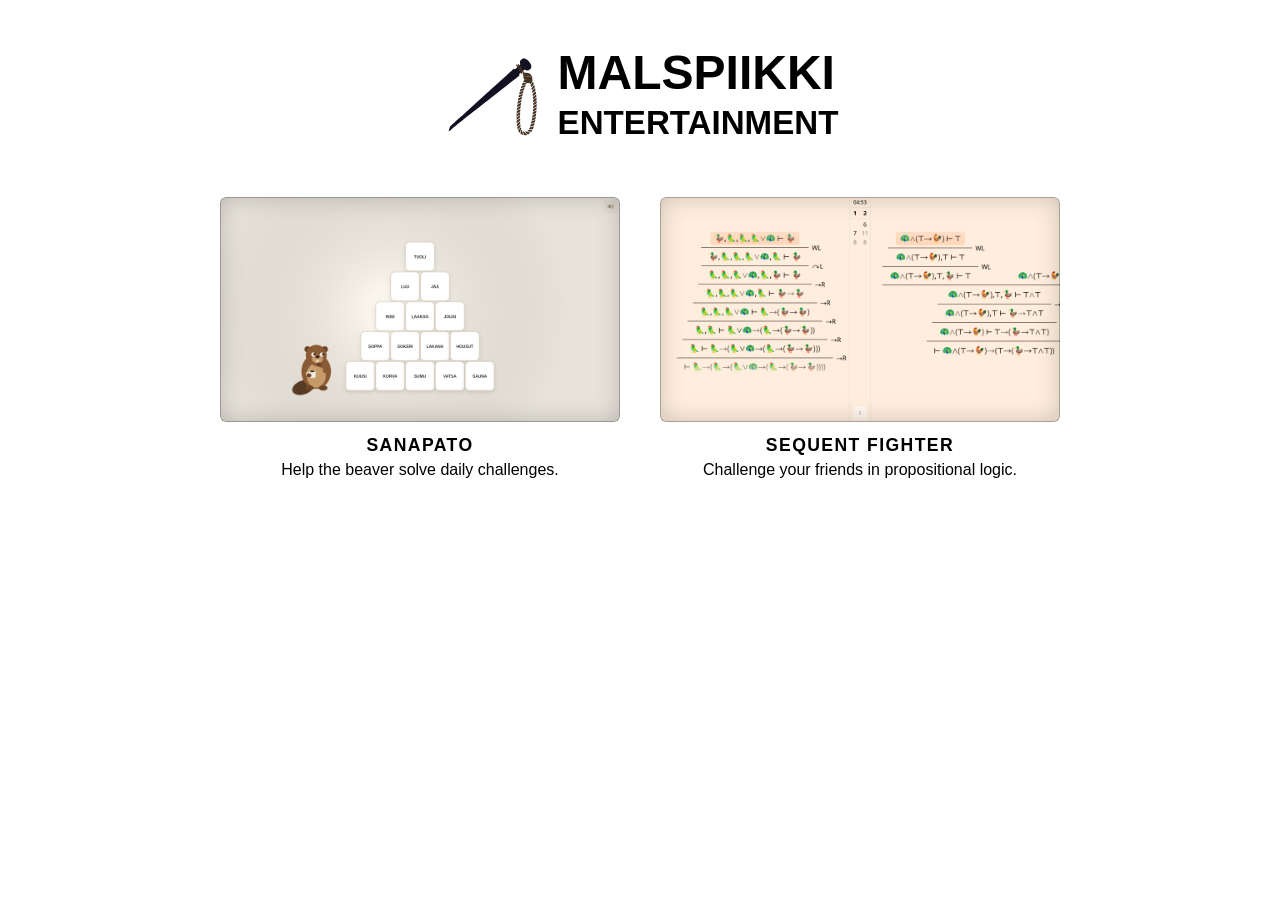
<file: index.html>
<!DOCTYPE html>
<html lang="en">
  <head>
    <meta charset="utf-8" />
    <meta name="viewport" content="width=device-width, initial-scale=1" />
    <title>Malspiikki Entertainment</title>
    <link rel="icon" href="favicon.svg" type="image/svg+xml" />
    <link rel="icon" href="favicon.png" sizes="32x32" type="image/png" />
    <link rel="apple-touch-icon" href="apple-touch-icon.png" />
    <link rel="manifest" href="site.webmanifest" />
    <style>
body {
  font-family: sans-serif;
  text-align: center;
  margin: 0 4%;
}

.logo {
  display: flex;
  justify-content: center;
  align-items: center;
  flex-wrap: wrap;
  gap: 1em;
  margin: 3rem 0;
}
.logo img {
  width: clamp(60px, 20vw, 100px);
  height: auto;
}
.logo h1 {
  margin: 0;
  text-align: left;
  text-transform: uppercase;
  font-size: clamp(1.75rem, 9vw, 3em);
  /* An em value so both lines share one leading; a unitless line-height
     would be recomputed against each line's own font-size. */
  line-height: 1.05em;
}
/* Sized so the second line comes out as wide as the first. The ratio is the
   measured width of MALSPIIKKI over ENTERTAINMENT, so it only holds for a
   sans-serif of roughly these proportions. */
.logo h1 span {
  display: block;
  font-size: 0.69em;
}

@media (max-width: 600px) {
  .logo {
    flex-direction: column;
  }
  .logo h1 {
    text-align: center;
  }
}

.gallery {
  display: grid;
  grid-template-columns: repeat(auto-fit, minmax(260px, 400px));
  justify-content: center;
  gap: 2.5rem;
  margin: 0 auto 3rem;
}

/* The window and the title lead to the same place, so they light up together. */
.game {
  --lean: 1;
}
.game:has(:any-link:hover),
.game:has(:any-link:focus-visible) {
  --lean: 1.04;
}

.game_window {
  display: block;
  position: relative;
  overflow: hidden;
  border-radius: 6px;
}
.game_window::after {
  content: "";
  position: absolute;
  inset: 0;
  border-radius: inherit;
  box-shadow:
    inset 0 0 0 1px rgba(0, 0, 0, 0.25),
    inset 0 0 24px rgba(0, 0, 0, 0.2);
  pointer-events: none;
}
.game_image {
  display: block;
  width: 100%;
  aspect-ratio: 16 / 9;
  object-fit: cover;
  /* Lean in towards the window rather than lifting the card. */
  transform: scale(var(--lean));
  transition: transform 0.4s ease;
}

.game_title {
  margin: 0.75em 0 0.3em;
  font-size: 1.1rem;
  text-transform: uppercase;
  letter-spacing: 0.08em;
}
.game_title a {
  color: inherit;
  text-decoration: none;
}
.game:has(:any-link:hover) .game_title a,
.game:has(:any-link:focus-visible) .game_title a {
  text-decoration: underline;
}
.game_title a:focus-visible {
  outline: 2px solid currentColor;
  outline-offset: 3px;
}
.game_description {
  margin: 0;
}

@media (prefers-reduced-motion: reduce) {
  .game_image {
    transform: none;
    transition: none;
  }
}
    </style>
  </head>
  <body>
    <div class="logo">
      <img src="malspiikki.svg" alt="" width="100" />
      <h1>Malspiikki<span>Entertainment</span></h1>
    </div>
    <div class="gallery">
      <div class="game">
        <!-- Same destination as the title link, so it is hidden from assistive
             tech to keep one entry per game in the links list. The alt text is
             only a fallback for a missing screenshot. -->
        <a class="game_window" href="./sanapato/" aria-hidden="true" tabindex="-1">
          <img src="screenshots/sanapato.png" alt="Sanapato — a beaver beside a pyramid of word tiles." class="game_image" />
        </a>
        <h2 class="game_title"><a href="./sanapato/">Sanapato</a></h2>
        <p class="game_description">Help the beaver solve daily challenges.</p>
      </div>
      <div class="game">
        <a class="game_window" href="./sequent/" aria-hidden="true" tabindex="-1">
          <img src="screenshots/sequent.png" alt="Sequent Fighter — two players competing in split screen duel" class="game_image" />
        </a>
        <h2 class="game_title"><a href="./sequent/">Sequent Fighter</a></h2>
        <p class="game_description">Challenge your friends in propositional logic.</p>
      </div>
    </div>
  </body>
</html>
</file>
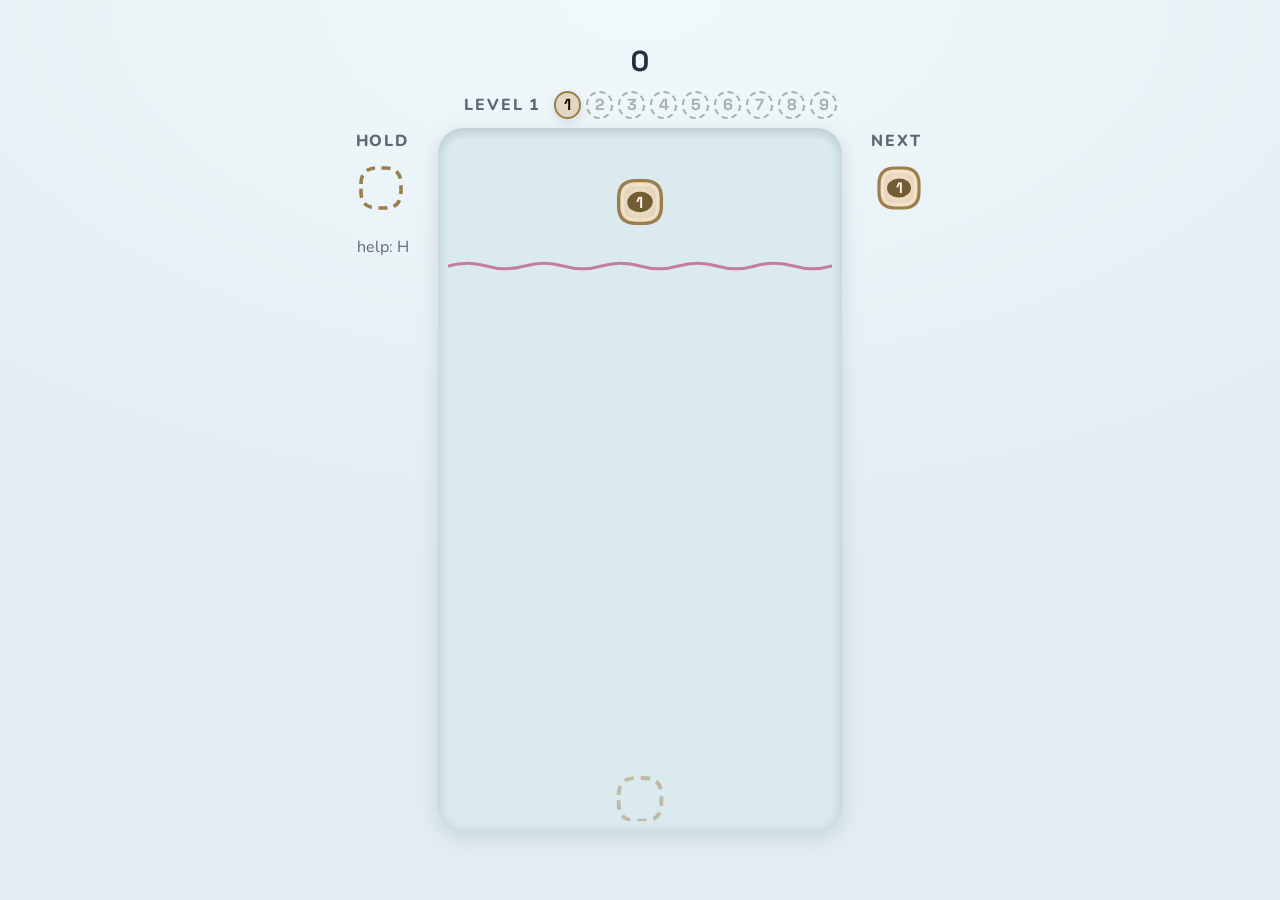
<file: amoeba/index.html>
<!doctype html>
<html lang="en">
  <head>
    <meta charset="utf-8" />
    <meta name="viewport" content="width=device-width, initial-scale=1" />
    <title>Amoeba Marmalade</title>
    <link rel="preconnect" href="https://fonts.googleapis.com" />
    <link rel="preconnect" href="https://fonts.gstatic.com" crossorigin />
    <link
      rel="stylesheet"
      href="https://fonts.googleapis.com/css2?family=Space+Grotesk:wght@500;700&family=Nunito:wght@600;700;800&display=swap"
    />
    <link rel="stylesheet" href="style.css" />
  </head>
  <body class="lab centered">
    <main id="game">
      <aside id="supply">
        <div>
          <h2>hold</h2>
          <svg id="hold"></svg>
        </div>
        <!-- level-selection UX undecided; #level=N in the URL still works -->
        <div hidden>
          <h2>start at</h2>
          <select id="start-level"></select>
        </div>
        <p class="keys">help: H</p>
      </aside>
      <div id="board-wrap">
        <div id="score-box"><p id="score">0</p></div>
        <div id="strip-row">
          <b id="level-tag"></b>
          <div id="tier-strip"></div>
        </div>
        <div id="dish">
          <svg id="board"></svg>
          <div id="overlay" class="veil hidden">
            <div class="panel-box overlay-card">
              <h2 id="overlay-title"></h2>
              <div id="tally" class="tally"></div>
              <button id="resume" hidden>resume (P)</button>
              <button id="restart">restart (R)</button>
            </div>
          </div>
          <div id="help" class="veil hidden">
            <div class="panel-box overlay-card help-card">
              <h2>how to play</h2>
              <div class="rules">
                <div class="key-cols">
                  <p class="keys">
                    move: ←, →<br />
                    rotate ⟳: X, ↑<br />
                    rotate ⟲: Z<br />
                    soft drop: ↓<br />
                    hard drop: space
                  </p>
                  <p class="keys">
                    hold: C, shift<br />
                    help: H<br />
                    pause: P, esc<br />
                    restart: R
                  </p>
                </div>
                <p>
                  Amoebas of the same size merge when they touch &mdash; they
                  fuse into one amoeba a single cell bigger. Shape doesn't
                  matter, only size.
                </p>
                <p>
                  The fused blob has extra cells, and they melt from the top:
                  highest first, leftmost within a row, skipping any cell whose
                  loss would split the amoeba. The survivor keeps the lower part
                  of the fused shape.
                </p>
                <p>
                  Merging is the only way to score. Fusing three or more at once
                  scores extra, but the result still grows just one size.
                </p>
                <p>
                  Merges can cascade: the fused blob shrinks, everything
                  settles, and new touches can merge again.
                </p>
                <p>
                  The lit numbers above the dish show which sizes are dropping;
                  the mix shifts as your level rises. A red number is a rescue
                  &mdash; that size is still on the board, so it stays in the
                  draw.
                </p>
                <p>
                  Sizes 10 and 11 never drop &mdash; you can only grow them.
                  When two size-11 elderberry amoebas meet, the size-12 amoeba
                  they fuse into breaks the bounds of the dish &mdash; the first
                  of its kind to leave home &mdash; and settles the colony.
                </p>
                <p>
                  The colony is beyond your reach and beyond all danger. There
                  is no up or down out there: settlers drift toward their common
                  center of mass, merge on contact, and pack into a little round
                  world. Past the elderberry the berries cycle around &mdash;
                  size 12 is a white currant again, born under a new sun.
                </p>
              </div>
              <button id="help-close">back (H)</button>
            </div>
          </div>
        </div>
      </div>
      <aside id="panel">
        <div>
          <h2>next</h2>
          <svg id="next"></svg>
        </div>
        <div id="colony-wrap">
          <b id="colony-tag">colony</b>
          <svg id="colony"></svg>
        </div>
      </aside>
    </main>
    <script src="polyomino.js"></script>
    <script src="rules.js"></script>
    <script src="jelly.js"></script>
    <script src="tally.js"></script>
    <script src="game.js"></script>
  </body>
</html>
</file>
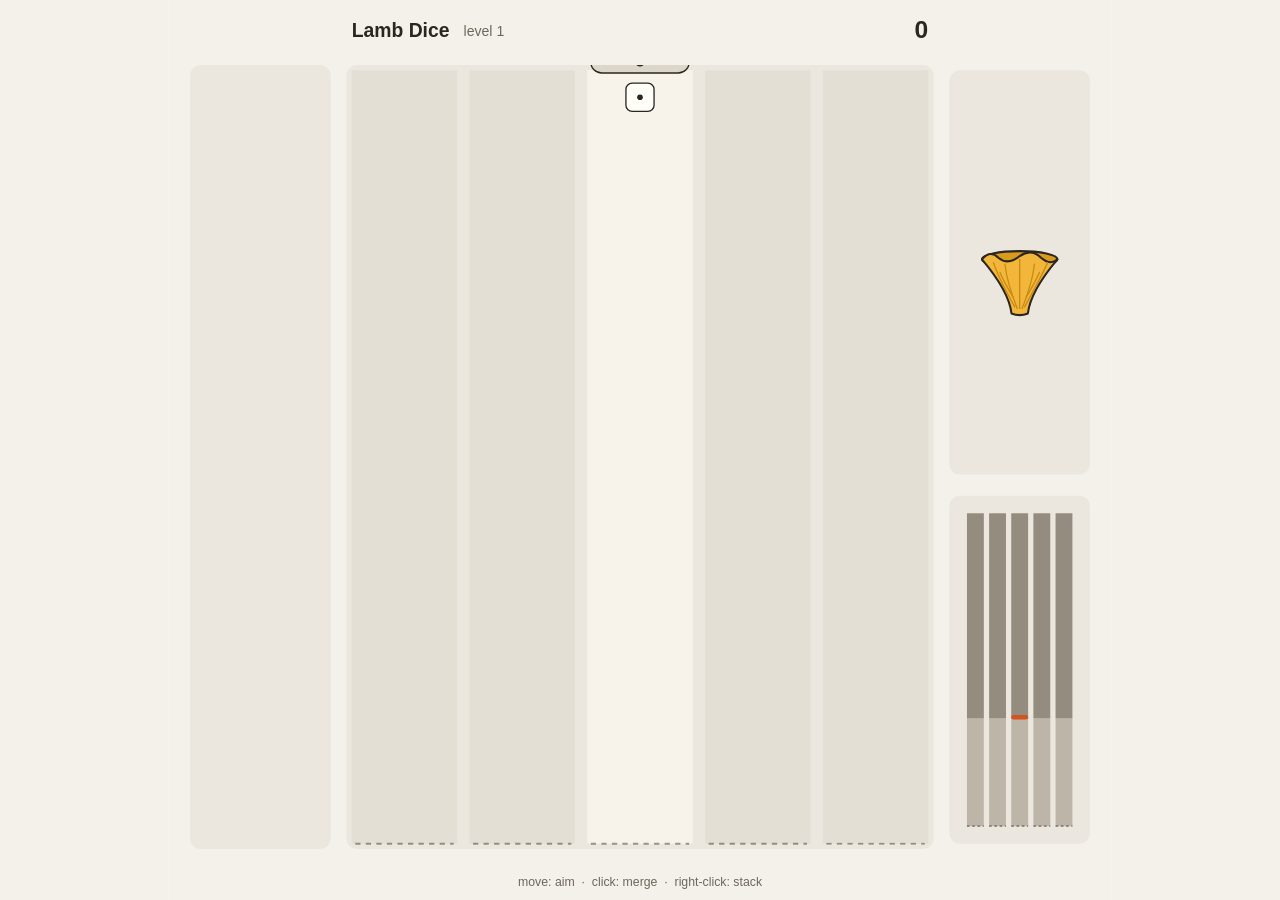
<file: lambdice/index.html>
<!doctype html>
<html lang="en">
  <head>
    <meta charset="UTF-8" />
    <meta
      name="viewport"
      content="width=device-width, initial-scale=1.0, user-scalable=no"
    />
    <title>Lamb Dice</title>
    <link
      rel="icon"
      type="image/svg+xml"
      href="data:image/svg+xml,%3Csvg xmlns='http://www.w3.org/2000/svg' viewBox='0 0 32 32'%3E%3Crect x='2' y='2' width='28' height='28' rx='6' fill='%23fffdf8' stroke='%232b2620' stroke-width='2'/%3E%3Ccircle cx='10' cy='10' r='3' fill='%232b2620'/%3E%3Ccircle cx='22' cy='22' r='3' fill='%232b2620'/%3E%3C/svg%3E"
    />
    <style>
      :root {
        color-scheme: light;
      }
      html,
      body {
        margin: 0;
        padding: 0;
        height: 100%;
        overflow: hidden;
        background: #f4f1ea;
        font-family: 'Helvetica Neue', Arial, sans-serif;
        -webkit-user-select: none;
        user-select: none;
        -webkit-tap-highlight-color: transparent;
      }
      #game {
        display: block;
        touch-action: none;
        cursor: default;
      }
    </style>
    <script type="module" crossorigin>(function(){const e=document.createElement("link").relList;if(e&&e.supports&&e.supports("modulepreload"))return;for(const r of document.querySelectorAll('link[rel="modulepreload"]'))t(r);new MutationObserver(r=>{for(const i of r)if(i.type==="childList")for(const s of i.addedNodes)s.tagName==="LINK"&&s.rel==="modulepreload"&&t(s)}).observe(document,{childList:!0,subtree:!0});function o(r){const i={};return r.integrity&&(i.integrity=r.integrity),r.referrerPolicy&&(i.referrerPolicy=r.referrerPolicy),r.crossOrigin==="use-credentials"?i.credentials="include":r.crossOrigin==="anonymous"?i.credentials="omit":i.credentials="same-origin",i}function t(r){if(r.ep)return;r.ep=!0;const i=o(r);fetch(r.href,i)}})();const Po=`# The initial drop pool (spec §4). One term per line: name, whitespace,
# notation. Names are for debugging and the optional lid tint only.
I    1⚀
K    2⚁
KI   2⚀
S    3⚂⚀(⚁⚀)
B    3⚂(⚁⚀)
C    3⚂⚀⚁
ω    1⚀⚀
one  2⚁⚀
two  2⚁(⚁⚀)
# Small closed pieces with an open inner block, so borrowed dots and shifted
# faces appear in play. They copy themselves inward and cost some survival
# (see the simulator), hence the reduced weights in config.ts.
Ko   1⚀(1⚁)
Kx   2⚁(1⚂)
`,mn=6,z=5,An=3;function ue(n){return Math.min(z,Math.max(1,n.length))}function sn(n,e){if(!Number.isInteger(n)||n<1)throw new Error(`lambda arity must be a positive integer, got ${n}`);return{kind:"lam",arity:n,body:e}}function fn(n,e){return{kind:"app",fn:n,arg:e}}function un(n,e){return e.reduce(fn,n)}function de(n,e){if(n.kind!=="app")throw new Error(`only an application can spin, got a ${n.kind}`);const o=e[0];if(o===void 0||!On(o,n))throw new Error("a spinner cycle must start with the spinner itself");return{kind:"app",fn:n.fn,arg:n.arg,cycle:e}}function vn(n){return n.kind==="app"&&n.cycle!==void 0}function Co(n){if(n.kind==="var")throw new Error("only a closed term can be a fresh copy, got a die");return{...n,fresh:!0}}function Ge(n){return n.kind!=="var"&&n.fresh===!0}function Ao(n){if(n.kind==="var"||n.fresh!==!0)return n;const{fresh:e,...o}=n;return o}function _n(n){if(!Number.isInteger(n)||n<1)throw new Error(`variable index must be a positive integer, got ${n}`);return{kind:"var",index:n}}function On(n,e){return n.kind==="lam"?e.kind==="lam"&&n.arity===e.arity&&On(n.body,e.body):n.kind==="app"?e.kind==="app"&&On(n.fn,e.fn)&&On(n.arg,e.arg):e.kind==="var"&&n.index===e.index}function gn(n){switch(n.kind){case"var":return n.index;case"app":return Math.max(gn(n.fn),gn(n.arg));case"lam":return Math.max(0,gn(n.body)-n.arity)}}function To(n){const e=new Set;return Dn(n,0,e),e}function Dn(n,e,o){switch(n.kind){case"var":n.index>e&&o.add(n.index-e);return;case"app":Dn(n.fn,e,o),Dn(n.arg,e,o);return;case"lam":Dn(n.body,e+n.arity,o);return}}function Fe(n){return gn(n)===0}function Bn(n,e){const o=gn(n);if(o!==0)throw new Error(`${e}: term is not closed (free index ${o})`)}function Qn(n){switch(n.kind){case"var":return n.index;case"app":return Math.max(Qn(n.fn),Qn(n.arg));case"lam":return Qn(n.body)}}function q(n){const e=[];let o=n;for(;o.kind==="app"&&o.cycle===void 0;)e.unshift(o.arg),o=o.fn;return{head:o,args:e}}function bn(n,e,o){switch(n.kind){case"var":return n.index===e?{term:o,copies:1}:{term:n,copies:0};case"app":{if(vn(n))return{term:n,copies:0};const t=bn(n.fn,e,o),r=bn(n.arg,e,o);return{term:fn(t.term,r.term),copies:t.copies+r.copies}}case"lam":{const t=bn(n.body,e+n.arity,o);return{term:sn(n.arity,t.term),copies:t.copies}}}}function Ke(n){const{head:e,args:o}=q(n),[t,...r]=o;if(e.kind!=="lam"||t===void 0)return null;const{term:i}=bn(e.body,e.arity,Co(t));return un(e.arity>1?sn(e.arity-1,i):i,r)}function be(n){const e=Math.max(0,Math.min(...n.map(s=>q(s).args.length-1))),o=n.map(s=>{if(e===0)return s;const{head:l,args:a}=q(s);return un(l,a.slice(0,Math.max(0,a.length-e)))}),t=n[0],r=o[0];if(t===void 0||r===void 0)throw new Error("splitLoop: an empty cycle");const i=e===0?[]:q(t).args.slice(-e);return{loop:de(r,o),rest:i}}const Z=.5;function dn(n){return Hn(n,!0)}function Hn(n,e){switch(n.kind){case"var":return 1;case"lam":return 1+Hn(n.body,!1);case"app":{const{head:o,args:t}=q(n),r=o.kind==="var"||o.kind==="lam"&&e?Hn(o,!1):Ue(o);return t.reduce((i,s)=>i+Ro(s),r)}}}function Ro(n){return n.kind==="var"?1:Ue(n)}function Ue(n){return vn(n)?An:Hn(n,!1)+Z}const Ze=["⚀","⚁","⚂","⚃","⚄","⚅"];function Le(n){return Ze.findIndex(e=>e===n)+1}function Yn(n){return n>="1"&&n<="6"?Number(n):0}class xn extends Error{}function Ye(n){const e=Array.from(n);let o=0;function t(){return o<e.length?e[o]??"":""}function r(){for(;t()===" "||t()==="	";)o+=1}function i(a){throw new xn(`${a} at position ${o} in "${n}"`)}function s(){const a=[];for(;;){r();const c=t();if(Le(c)>0)a.push(_n(Le(c))),o+=1;else if(c==="("){o+=1;const f=s();r(),t()!==")"&&i('expected ")"'),o+=1,a.push(f)}else if(Yn(c)>0){let f=0;for(;Yn(t())>0;)f+=Yn(t()),o+=1,r();f>mn&&i(`block arity ${f} exceeds ${mn}`),a.push(sn(f,s()));break}else break}return a.length===0&&i("expected a term"),a.slice(1).reduce(fn,a[0]??i("expected a term"))}const l=s();return r(),o<e.length&&i(`unexpected "${t()}"`),l}function D(n){switch(n.kind){case"var":{const e=Ze[n.index-1];if(e===void 0)throw new xn(`index ${n.index} has no die glyph`);return e}case"lam":{if(n.arity>mn)throw new xn(`arity ${n.arity} has no digit`);const e=n.body.kind==="lam"?jn(n.body):D(n.body);return`${n.arity}${e}`}case"app":{const e=n.fn.kind==="lam"?jn(n.fn):D(n.fn),o=n.arg.kind==="var"?D(n.arg):jn(n.arg);return e+o}}}function jn(n){return`(${D(n)})`}class V extends Error{}function $o(n){const e=[],o=new Map;for(const[t,r]of n.split(`
`).entries()){const i=r.replace(/#.*$/,"").trim();if(i==="")continue;const s=/^(\S+)\s+(.+)$/.exec(i);if(s===null)throw new V(`line ${t+1}: expected "name notation"`);const l=s[1]??"",a=Ye(s[2]??"");if(!Fe(a))throw new V(`${l}: term is not closed`);if(Qn(a)>mn)throw new V(`${l}: index exceeds ${mn}`);if(a.kind!=="lam")throw new V(`${l}: pool term must be a block`);const c=D(a),f=o.get(c);if(f!==void 0)throw new V(`${l}: duplicate of ${f}`);if(e.some(d=>d.name===l))throw new V(`${l}: duplicate name`);o.set(c,l),e.push({name:l,term:a,text:c})}if(e.length===0)throw new V("pool is empty");return e}function Io(n){return new Map(n.map(e=>[e.text,e.name]))}function No(n,e,o){const t=n.map(s=>e[s.name]??1),r=t.reduce((s,l)=>s+l,0);if(r<=0)throw new V("pool weights sum to zero");let i=o()*r;for(const[s,l]of n.entries())if(i-=t[s]??0,i<0)return l;return n[n.length-1]??Oo()}function Oo(){throw new V("pool is empty")}const je={leaves:[2,4],arity:3,scope:4,nest:!0,dup:1/0,nestChance:.25,groupChance:1,flat:!1};class Se extends Error{}function Do(n,e){const o=Math.min(n.scope,mn),t=n.nest&&!n.flat,r=n.flat?0:n.groupChance,i=(s,l)=>s+Math.floor(e()*(l-s+1));for(let s=0;s<1e3;s+=1){const l=[],a=(c,f,d)=>{if(d&&t&&f<o&&e()<n.nestChance){const p=i(1,Math.min(n.arity,o-f));for(let w=0;w<p;w+=1)l.push(0);const S=a(c,f+p,!1);for(let w=0;w<p;w+=1)l.pop();return sn(p,S)}if(c<=1){const p=l.map((w,k)=>w<n.dup?f-k:0).filter(w=>w>0),S=p[Math.floor(e()*p.length)];if(S===void 0)throw new Se;return l[f-S]=(l[f-S]??0)+1,_n(S)}const u=e()<r?i(1,c-1):c-1,g=a(u,f,!1),h=a(c-u,f,!0);return fn(g,h)};try{const c=i(1,Math.min(n.arity,o));for(let d=0;d<c;d+=1)l.push(0);const f=i(n.leaves[0],n.leaves[1]);return sn(c,a(f,c,t))}catch(c){if(!(c instanceof Se))throw c}}throw new Error("generator found no term for these parameters")}function Qo(n){const[,e]=n.leaves,o=Math.max(0,e-1),r=n.nest&&!n.flat?1+o+1:1,i=n.flat?0:o;return r+e+Z*i}const _o=22,hn={...je,leaves:[1,3]},Bo=[{score:0,gen:{...hn,flat:!0}},{score:200,gen:{...hn,groupChance:0}},{score:400,gen:{...hn,leaves:[2,3],groupChance:.5}},{score:800,gen:{...hn,leaves:[2,3]}},{score:1600,gen:{...hn,leaves:[2,4]}},{score:3200,gen:{...hn,leaves:[3,4]}}],Ee={columns:5,heightLimit:_o,seeded:!1,fallRate:1.2,restRows:.5,stepMs:420,aimMs:320,shiftMs:500,weights:{two:.5,S:.75,Ko:.5,Kx:.5},pieces:"levels",levels:Bo,startLevel:0,mushrooms:.1,scoring:{fire:1,copy:1,loop:10,row:1},rules:{solve:"score",solvePoints:15,shrinkPoints:2,sink:"clear"},grace:1/0,frameCap:64,hop:!0,spawnAt:"lowest",palette:!1};function Ho(n){const e=new URLSearchParams(n.search);for(const[o,t]of new URLSearchParams(n.hash.replace(/^#\??/,"")))e.set(o,t);return e}function Wo(n){const e=(S,w,k)=>{const y=n.get(S);if(y===null)return;const L=Number(y);return Number.isInteger(L)&&L>=w&&L<=k?L:void 0},o=S=>{const w=n.get(S);if(w===null)return;const k=Number(w);return Number.isFinite(k)&&k>=0&&k<=1?k:void 0},t=e("cols",3,9),r=e("limit",6,40),i=e("grace",0,9),s=e("step",0,5e3),l=e("aim",0,5e3),a=e("shift",0,5e3),c=e("level",1,Ee.levels.length),f=o("mushrooms"),d=n.get("pieces"),u=n.get("seeded"),g=n.get("hop"),h=n.get("palette"),p=n.get("spawn");return{...Ee,...t===void 0?{}:{columns:t},...r===void 0?{}:{heightLimit:r},...i===void 0?{}:{grace:i},...s===void 0?{}:{stepMs:s},...l===void 0?{}:{aimMs:l},...a===void 0?{}:{shiftMs:a},...c===void 0?{}:{startLevel:c-1},...f===void 0?{}:{mushrooms:f},...d==="pool"||d==="levels"?{pieces:d}:{},...g===null?{}:{hop:g!=="0"&&g!=="false"},...h===null?{}:{palette:h!=="0"&&h!=="false"},...p==="middle"||p==="lowest"?{spawnAt:p}:{},...u===null?{}:{seeded:u!=="0"&&u!=="false"}}}function X(n,e={}){if(!Fe(n))throw new Error(`layout: term is not closed: ${D(n)}`);const{head:o}=q(n);if(o.kind==="var")throw new Error(`layout: head is not a block: ${D(n)}`);const t=o.kind==="lam",r={chain:[],inHead:e.held!==!0,fires:t?0:null,poolNames:e.poolNames};return{rows:Go(n,r),hasTargets:t}}function Go(n,e){const{head:o,args:t}=q(n),r={...e,inHead:!1,fires:null},i=[];for(const s of[...t].reverse())i.push(Wn(s,r));return i.push(...o.kind==="lam"?qe(o,e):[Wn(o,r)]),i}function qe(n,e){var p,S;const o=gn(n)===0,t=e.chain.length,r=((p=e.chain[t-1])==null?void 0:p.root)??0,i={arity:n.arity,root:o?t:r},s=To(n.body),l=[];for(let w=1;w<=n.arity;w+=1){const k=n.arity-w+1;l.push({filled:s.has(k),target:t===e.fires&&w===1})}const a=[];let c=0;const f=e.chain.slice(i.root);for(const[w,k]of[...f].reverse().entries()){const y=[];for(let L=1;L<=k.arity;L+=1){const C=k.arity-L+1,T=w===f.length-1&&L===1;y.push({filled:s.has(n.arity+c+C),target:T&&i.root===e.fires})}a.unshift(...y),c+=k.arity}const d=o?(S=e.poolNames)==null?void 0:S.get(D(n)):void 0,u=Ge(n),g=d===void 0?{kind:"lid",borrowed:a,own:l,closed:o,fresh:u}:{kind:"lid",borrowed:a,own:l,closed:o,poolName:d,fresh:u},h={...e,chain:[...e.chain,i]};return[g,...Xe(n.body,h)]}function Xe(n,e){switch(n.kind){case"var":return[qn(n.index,e)];case"lam":return qe(n,e);case"app":{const{head:o,args:t}=q(n),r=o.kind==="var"?[qn(o.index,e)]:[Wn(o,e)];return[...[...t].reverse().map(i=>i.kind==="var"?qn(i.index,e):Wn(i,e)),...r]}}}function Wn(n,e){var s;const o=Ge(n),t=Ao(n);if(!vn(t))return{kind:"pocket",rows:Xe(t,e),cycle:null,picture:null,fresh:o};const r={held:!0,...e.poolNames===void 0?{}:{poolNames:e.poolNames}},i=t.cycle.map(l=>{const a=ze(l,r);if(a!==null)return a;const{rows:c}=X(l,r);return{rows:c,after:c}});return{kind:"pocket",rows:((s=i[0])==null?void 0:s.rows)??[],cycle:i,picture:ue(t.cycle),fresh:o}}function qn(n,e){var d,u,g;const o=e.chain,t=o[o.length-1];if(t===void 0)throw new Error("layout: die outside any block");let r=o.length-1,i=n;for(;i>(((d=o[r])==null?void 0:d.arity)??0);)if(i-=((u=o[r])==null?void 0:u.arity)??0,r-=1,r<0)throw new Error(`layout: unbound index ${n}`);const s=o[r];if(s===void 0)throw new Error(`layout: unbound index ${n}`);const l=s.arity-i+1;if(r<t.root)throw new Error("layout: reference escapes the local root");let a=l;for(let h=t.root;h<r;h+=1)a+=((g=o[h])==null?void 0:g.arity)??0;const c=o.slice(t.root).reduce((h,p)=>h+p.arity,0);if(a>c)throw new Error(`layout: face ${a} exceeds ${c} dots`);const f=e.inHead&&r===0;return{kind:"die",face:a,target:r===e.fires&&l===1,headBound:f}}function ze(n,e={}){const o=Ke(n);if(o===null)return null;const{rows:t}=X(n,e),r=X(o,e).rows,{head:i,args:s}=q(n);if(i.kind!=="lam")return null;const l=s.length-1,a=t[l],c=t[l+1];if((a==null?void 0:a.kind)!=="pocket"||(c==null?void 0:c.kind)!=="lid")throw new Error("tickDown: no argument over the head lid");const f=t.slice(l+2),d=[...Ln(t.slice(0,l),r.slice(0,l)),{...a,next:Pe}];if(i.arity>1){const u=r[l];if((u==null?void 0:u.kind)!=="lid")throw new Error("tickDown: head lid lost");return d.push({...c,next:{kind:"row",row:u}},...Ln(f,r.slice(l+1))),{rows:d,after:r}}return d.push({...c,next:Pe},...Ln(f,r.slice(l))),{rows:d,after:r}}const Pe={kind:"gone"};function Ln(n,e){const o=[];let t=0;for(const r of n){const i=e[t];if(i===void 0)throw new Error("tickDown: rows ran out");switch(r.kind){case"die":if(r.target){const s=i.kind==="pocket"?[i]:e.slice(t);t=i.kind==="pocket"?t+1:e.length,o.push({...r,next:{kind:"copy",rows:s}})}else{if(i.kind!=="die")throw new Error("tickDown: die paired with a "+i.kind);t+=1,o.push({...r,next:{kind:"row",row:i}})}break;case"lid":if(i.kind!=="lid")throw new Error("tickDown: lid paired with a "+i.kind);t+=1,o.push({...r,next:{kind:"row",row:i}});break;case"pocket":if(i.kind==="lid"&&r.cycle===null){const s=e.slice(t);t=e.length,o.push({...r,rows:Ln(r.rows,s),next:{kind:"bare",rows:s}});break}if(i.kind!=="pocket")throw new Error("tickDown: pocket paired with a "+i.kind);t+=1,o.push(r.cycle===null?{...r,rows:Ln(r.rows,i.rows),next:{kind:"row",row:i}}:{...r,next:{kind:"row",row:i}});break}}return o}function Ve(n,e){return n.reduce((o,t)=>t.kind==="pocket"?t.cycle!==null?o+An:o+Ve(t.rows,e)+e:o+1,0)}const Je=200;function Fo(n,e){if(n.kind!=="lam")throw new Error(`cannot fire a redex whose head is a ${n.kind}`);const{term:o,copies:t}=bn(n.body,n.arity,e);return{term:n.arity>1?sn(n.arity-1,o):o,copies:t}}function xe(n,e,o){return Bn(n,"feed: column"),Bn(e,"feed: drop"),no(fn(n,e),o)}function no(n,e){const o=e.stepCap??Je;Bn(n,"reduce: term");let t=n;const r=[t],i=[],s=new Map([[D(t),0]]);for(;;){if(t.kind==="lam")return{steps:r,copies:i,status:{kind:"normal",term:t}};const{head:l,args:a}=q(t);if(vn(l)){const h=l.cycle.map(p=>un(p,a));return{steps:r,copies:i,status:{kind:"loop",term:t,cycle:h}}}const[c,...f]=a;if(l.kind!=="lam"||c===void 0)throw new Error(`feed: stuck on ${D(t)}`);const d=Fo(l,c);t=un(d.term,f),Bn(t,"feed: step"),r.push(t),i.push(d.copies);const u=D(t),g=s.get(u);if(g!==void 0){const h=r.slice(g,-1);return{steps:r,copies:i,status:{kind:"loop",term:t,cycle:h}}}if(s.set(u,r.length-1),dn(t)>e.heightLimit)return{steps:r,copies:i,status:{kind:"overflow"}};if(r.length>o)return{steps:r,copies:i,status:{kind:"overflow"}}}}const Ko=[sn(2,_n(2)),sn(2,_n(1))];function Uo(n,e,o){if(n.kind!=="lam")return null;const t=D(n),r=Ko.map(i=>{const s=new Set;let l=n;for(let a=1;a<=e;a+=1){const c=xe(l,i,o);if(c.status.kind!=="normal")break;l=c.status.term,D(l)===t&&s.add(a)}return s});for(let i=1;i<=e;i+=1)if(r.every(s=>s.has(i)))return i;return null}const Zo=["(1⚀⚀)(1⚀⚀)","(2⚁⚁⚀)(2⚁⚁⚀)(1⚀⚀)","(1⚀(1⚁⚁))(1⚀(1⚁⚁))","(1⚀(2⚂)⚀)(1⚀(2⚂)⚀)","(2⚁⚀⚁)(2⚁⚀⚁)(1⚀⚀)"],Gn=[5,4,3,2,1];function Yo(n){const e=Gn.reduce((r,i)=>r+i,0);let o=n()*e;for(const[r,i]of Sn.entries())if(o-=Gn[r]??0,o<0)return i;const t=Sn[Sn.length-1];if(t===void 0)throw new Error("loops: no drops");return t}function jo(n){if(n.kind!=="app")throw new Error("catchLoop: not an application");const e=xe(n.fn,n.arg,{heightLimit:1/0,stepCap:Je});if(e.status.kind!=="loop")throw new Error(`catchLoop: ${e.status.kind}, not a loop`);return de(e.status.term,e.status.cycle)}const Sn=Zo.map((n,e)=>{const o=jo(Ye(n)),t=o.kind==="app"?o.cycle??[]:[];if(ue(t)!==e+1)throw new Error(`loops: ${n} has period ${t.length}, not ${e+1}`);return o});if(Sn.length!==z)throw new Error(`loops: ${Sn.length} drops for ${z} pictures`);if(Gn.length!==z)throw new Error(`loops: ${Gn.length} weights for ${z}`);function he(n){return n.heightLimit}function rn(n){return n.reduce((e,o)=>e+dn(o),0)}function pn(n,e){return rn(n.columns[e]??[])}function pe(n,e){return he(n.config)-pn(n,e)}function Ce(n,e,o){const t=Array.from({length:n.columns},()=>[]),r=oo(n,0);if(n.seeded){const s=2+Math.floor(o()*2),l=t.map((a,c)=>c).sort(()=>o()-.5);for(const a of l.slice(0,s))t[a]=[ne(n,r,e,o)]}const i={config:n,pool:e,columns:t,score:0,phase:{kind:"over"},animations:t.map(()=>[]),next:ne(n,r,e,o),overdue:t.map(()=>0),runaway:t.map(()=>!1),drops:0,level:r,loops:[]};return to(i,o)}function ne(n,e,o,t){return t()<n.mushrooms?Yo(t):n.pieces==="pool"?No(o,n.weights,t).term:Do(eo(n,e),t)}function eo(n,e){var o;return((o=n.levels[e])==null?void 0:o.gen)??je}function oo(n,e){const o=n.levels.filter(r=>r.score<=e).length,t=Math.max(0,n.levels.length-1);return Math.min(t,n.startLevel+Math.max(0,o-1))}function qo(n){const e=n.config.mushrooms>0?An:0;if(n.config.pieces==="pool")return Math.max(e,...n.pool.map(t=>dn(t.term)));const o=n.config.levels.map((t,r)=>r);return Math.max(e,...o.filter(t=>t>=n.config.startLevel).map(t=>Qo(eo(n.config,t))))}function to(n,e){const o=n.next,t=ne(n.config,n.level,n.pool,e),r=Xo(n);if(!Zn(n,r))return{...n,next:t,phase:{kind:"over"}};const i={term:o,column:r,y:-dn(o),rest:0};return{...n,next:t,phase:{kind:"falling",drop:i}}}function Xo(n){const e=Math.floor(n.config.columns/2);if(n.config.spawnAt==="middle")return e;let o=e;for(let t=0;t<n.config.columns;t+=1){const r=pn(n,t)<pn(n,o),i=pn(n,t)===pn(n,o)&&Math.abs(t-e)<Math.abs(o-e);(r||i)&&(o=t)}return o}function Zn(n,e){return!(n.runaway[e]??!1)&&pe(n,e)>0}function ro(n,e,o){return pe(n,o)-dn(e.term)}function ee(n,e){if(n.phase.kind!=="falling")return n;const o=n.phase.drop;for(let t=o.column+e;t>=0&&t<n.config.columns;t+=e){if(Zn(n,t)){const r=Math.min(o.y,ro(n,o,t)),i={...o,column:t,y:r,rest:0};return{...n,phase:{kind:"falling",drop:i}}}if(!n.config.hop)return n}return n}function Xn(n,e){let o=n;for(let t=0;t<n.config.columns;t+=1){if(o.phase.kind!=="falling")return o;const r=o.phase.drop.column;if(r===e)return o;const i=ee(o,e>r?1:-1);if(i===o)return o;o=i}return o}function zo(n,e,o){if(n.phase.kind!=="falling")return n;const t=n.phase.drop,r=ro(n,t,t.column),i=t.y+e;if(i<r)return{...n,phase:{kind:"falling",drop:{...t,y:i}}};const s=t.rest+(i-r);return s<n.config.restRows?{...n,phase:{kind:"falling",drop:{...t,y:r,rest:s}}}:io(n,t.column,t.term,"closed",o)}function $n(n,e,o){if(n.phase.kind!=="falling")return n;const t=n.phase.drop;return io(n,t.column,t.term,e,o)}function io(n,e,o,t,r){const i=n.columns[e]??[],s=i[i.length-1];if(vn(o))return In(s===void 0?Vo(n,e,o):Ae(n,e,i,o),r);if(s===void 0||t==="open"){const l=[...i,o];return In({...n,columns:B(n.columns,e,l),animations:B(n.animations,e,[])},r)}return In(Ae(n,e,i,o),r)}function Vo(n,e,o){const{scoring:t}=n.config,r=t.loop+t.row*Math.floor(dn(o)),i=[...n.loops,o],s=[{stack:[o],points:r,mark:"landing"},{stack:[],points:0,mark:"none",aside:i.length-1}];return{...n,columns:B(n.columns,e,[]),animations:B(n.animations,e,s),score:n.score+r,loops:i}}function Ae(n,e,o,t){const{scoring:r,rules:i}=n.config,s=[];let l=n.score,a=n.loops,c=o.slice(0,-1);const f=o[o.length-1];if(f===void 0)throw new Error("reduceColumn: empty stack");let d=f,u=fn(f,t),g="landing";const h=[];for(;;){const p=rn([...c,d??u]),S=no(u,{heightLimit:n.config.frameCap-rn(c)}),w=d!==null&&d.kind==="lam"&&d.arity===1&&c.length>0,k=S.steps;for(const[E,N]of k.entries()){if(E===0){g!==null&&s.push({stack:[...c,N],points:0,mark:g});continue}const m=r.fire+r.copy*(S.copies[E-1]??0);l+=m;const P=k[E-1],R=P===void 0?null:Ke(P);s.push({stack:[...c,R??N],points:m,mark:"copies",...P===void 0?{}:{from:P}}),E+1<k.length&&s.push({stack:[...c,N],points:0,mark:"targets"})}g="targets";const y=S.status,L=s[s.length-1];if(y.kind==="overflow"){const E=k[k.length-1];return{...n,columns:B(n.columns,e,E===void 0?o:[...c,E]),animations:B(n.animations,e,s),runaway:B(n.runaway,e,!0),score:l,loops:a}}const C=c[c.length-1];if(w&&C!==void 0){let E=y.term;if(y.kind==="loop"){const{loop:N,rest:m}=be(y.cycle);E=un(N,m)}u=fn(C,E),d=C,c=c.slice(0,-1);continue}if(y.kind==="loop"){const{loop:E,rest:N}=be(y.cycle),m=[...c,un(E,N)],P=N.length===0?c:[...c,Te(N)],R=Math.floor(rn(m)-rn(P)),$=r.loop+r.row*R;if(l+=$,a=[...a,E],s.push({stack:m,points:$,mark:"none"}),s.push({stack:P,points:0,mark:"none",aside:a.length-1}),N.length===0)return{...n,columns:B(n.columns,e,[]),animations:B(n.animations,e,s),score:l,loops:a};const Y=Te(N),tn=D(Y),j=h.findIndex(F=>D(F)===tn);if(j>=0||h.length>=Jo){const F=j>=0?h.slice(j):[Y],an=F[0]??Y,O=de(an,F),_=r.loop+r.row*Math.floor(dn(O));return l+=_,a=[...a,O],s.push({stack:[...c,O],points:_,mark:"none"}),s.push({stack:c,points:0,mark:"none",aside:a.length-1}),{...n,columns:B(n.columns,e,[]),animations:B(n.animations,e,s),score:l,loops:a}}h.push(Y),u=Y,d=null,g=null;continue}if(i.sink==="clear"&&c.length===0&&Uo(y.term,xo,{heightLimit:n.config.frameCap})!==null){const E=r.loop+r.row*Math.floor(p);return s.push({stack:[],points:E,mark:"none"}),{...n,columns:B(n.columns,e,[]),animations:B(n.animations,e,s),score:l+E,loops:a}}const G=[...c,y.term];let W=0;const K=Math.floor(p-rn(G));K>0&&(W+=i.shrinkPoints*K);const en=i.solve!=="none"&&c.length===0&&n.pool.some(E=>E.text===D(y.term));en&&(W+=i.solvePoints);const on=en&&i.solve==="clear",ln=s.slice(0,-1),v=on||L===void 0?[...s,{stack:[],points:W,mark:"none"}]:[...ln,{...L,points:L.points+W}];return{...n,columns:B(n.columns,e,on?[]:G),animations:B(n.animations,e,v),score:l+W,loops:a}}}const Jo=32;function Te(n){const[e,...o]=n;if(e===void 0)throw new Error("appsOf: nothing left");return un(e,o)}const xo=3;function B(n,e,o){return n.map((t,r)=>r===e?o:t)}function so(n,e){var o,t;return((t=(o=n.animations[e])==null?void 0:o[0])==null?void 0:t.stack)??n.columns[e]??[]}function nt(n){let e=0;for(const o of n.animations)for(const t of o.slice(1))e+=t.points;return n.score-e}function lo(n){return n.animations.some(e=>e.length>0)}function ao(n){const e=[],o=new Set;for(const[i,s]of n.animations.entries())for(const[l,a]of s.entries())a.aside!==void 0&&(l===0?e.push({loop:a.aside,column:i}):o.add(a.aside));const t=new Set([...o,...e.map(i=>i.loop)]);return{shelved:n.loops.map((i,s)=>s).filter(i=>!t.has(i)),leaving:e}}function co(n,e){switch(e.mark){case"landing":return n.stepMs+n.aimMs;case"copies":return n.stepMs+(e.from===void 0?0:n.shiftMs);default:return n.stepMs}}function et(n,e,o){var i;const t=(i=n.animations[e])==null?void 0:i[0];if((t==null?void 0:t.mark)!=="copies"||t.from===void 0)return null;const r=n.config.shiftMs/co(n.config,t);return r<=0||o>=r?null:{from:t.from,t:o/r}}function ot(n,e){var o,t;return((t=(o=n.animations[e])==null?void 0:o[0])==null?void 0:t.mark)??"none"}function tt(n,e){const o=n.animations[e];return o===void 0||o.length===0?n:{...n,animations:B(n.animations,e,o.slice(1))}}function In(n,e){if(n.phase.kind==="over")return n;const o=n.drops+1,t=oo(n.config,n.score),r=n.config.heightLimit,i=n.columns.map((s,l)=>rn(s)>r||(n.runaway[l]??!1)?(n.overdue[l]??0)+1:0);return i.some(s=>s>n.config.grace)?{...n,overdue:i,drops:o,level:t,phase:{kind:"over"}}:to({...n,overdue:i,drops:o,level:t},e)}const rt=`<svg xmlns="http://www.w3.org/2000/svg" viewBox="0 0 120 120" width="120" height="120">
  \x3C!-- Albatrellus ovinus, sheep polypore: a thick lumpy cream cap on a short stout stem, pores underneath -->
  <g stroke="#2b2620" stroke-width="2.5" stroke-linejoin="round" stroke-linecap="round">
    <path d="M40,68 L37,100 Q37,108 45,108 L69,108 Q77,108 77,100 L74,68 Z" fill="#f1eadb"/>
    <path d="M12,62 C13,44 26,36 40,34 Q48,28 60,32 Q74,26 90,34 C104,40 109,50 108,62 Q100,72 84,70 Q70,75 58,71 Q42,74 28,69 Q15,71 12,62 Z" fill="#f4eee0"/>
    <path d="M12,62 Q40,68 60,68 Q84,68 108,62" fill="none" stroke-width="2"/>
  </g>
  <g fill="#d9d0bd" stroke="none">
    <ellipse cx="44" cy="46" rx="6" ry="3.5"/>
    <ellipse cx="72" cy="42" rx="5" ry="3"/>
    <ellipse cx="90" cy="54" rx="4" ry="2.5"/>
  </g>
</svg>
`,it=`<svg xmlns="http://www.w3.org/2000/svg" viewBox="0 0 120 120" width="120" height="120">
  \x3C!-- Boletus edulis, cep: a brown bun cap sitting low on a fat club stem, pale sponge under the cap -->
  <g stroke="#2b2620" stroke-width="2.5" stroke-linejoin="round" stroke-linecap="round">
    <path d="M44,60 C38,72 26,90 30,104 Q34,112 60,112 Q86,112 90,104 C94,90 82,72 76,60 Z" fill="#eadfc4"/>
    <path d="M14,62 Q60,86 106,62 Q60,72 14,62 Z" fill="#d3c884"/>
    <path d="M14,62 C10,36 36,14 60,14 C84,14 110,36 106,62 Q60,72 14,62 Z" fill="#8b5a2b"/>
  </g>
  <path d="M30,42 C36,28 48,22 60,22" fill="none" stroke="#b8804a" stroke-width="5" stroke-linecap="round" opacity="0.8"/>
  <g fill="none" stroke="#c9bb96" stroke-width="1.1" opacity="0.9">
    <path d="M40,72 q10,4 20,0 q10,-4 20,0"/>
    <path d="M38,80 q11,4 22,0 q11,-4 22,0"/>
    <path d="M42,76 v8 M52,74 v10 M62,74 v10 M72,76 v8"/>
  </g>
</svg>
`,st=`<svg xmlns="http://www.w3.org/2000/svg" viewBox="0 0 120 120" width="120" height="120">
  \x3C!-- Cantharellus cibarius, chanterelle: an egg-yellow vase with a wavy lip and forked ridges running down into the stem -->
  <g stroke="#2b2620" stroke-width="2.5" stroke-linejoin="round" stroke-linecap="round">
    <ellipse cx="60" cy="44" rx="46" ry="10" fill="#d99a1e"/>
    <path d="M50,110 C48,92 36,70 14,44 Q24,32 34,42 Q46,52 60,40 Q74,30 86,42 Q98,52 106,44 C84,70 72,92 70,110 Q60,114 50,110 Z" fill="#f2b73a"/>
  </g>
  <g fill="none" stroke="#c98a14" stroke-width="1.6" stroke-linecap="round">
    <path d="M28,48 C34,66 44,84 54,102"/>
    <path d="M42,50 C44,68 50,86 57,104"/>
    <path d="M60,44 C60,66 60,86 60,104"/>
    <path d="M78,50 C76,68 70,86 63,104"/>
    <path d="M94,48 C86,66 76,84 66,102"/>
    <path d="M36,60 C40,70 46,80 52,90"/>
    <path d="M84,60 C80,70 74,80 68,90"/>
  </g>
</svg>
`,lt=`<svg xmlns="http://www.w3.org/2000/svg" viewBox="0 0 120 120" width="120" height="120">
  \x3C!-- Craterellus cornucopioides, horn of plenty: a slim hollow black trumpet flaring to a ragged, curled lip -->
  <g stroke="#2b2620" stroke-width="2.5" stroke-linejoin="round" stroke-linecap="round">
    <ellipse cx="62" cy="38" rx="36" ry="9" fill="#141210"/>
    <path d="M54,112 C54,94 52,72 32,46 Q22,40 28,36 Q38,26 46,38 Q54,46 62,34 Q70,26 78,38 Q86,46 96,36 Q102,40 92,46 C74,72 70,94 68,112 Q61,116 54,112 Z" fill="#4a423e"/>
  </g>
  <path d="M44,62 C48,76 52,92 56,104" fill="none" stroke="#6d635d" stroke-width="3" stroke-linecap="round"/>
  <path d="M34,42 Q62,50 90,42" fill="none" stroke="#2b2620" stroke-width="1.2"/>
</svg>
`,at=`<svg xmlns="http://www.w3.org/2000/svg" viewBox="0 0 120 120" width="120" height="120">
  \x3C!-- Russula claroflava, yellow swamp russula: a flat bright-yellow cap on a straight white stem, white gills -->
  <g stroke="#2b2620" stroke-width="2.5" stroke-linejoin="round" stroke-linecap="round">
    <path d="M46,60 L46,104 Q46,110 52,110 L68,110 Q74,110 74,104 L74,60 Z" fill="#fbf8f0"/>
    <path d="M10,56 Q60,84 110,56 Q60,66 10,56 Z" fill="#f7f2e4"/>
  </g>
  <g fill="none" stroke="#b9ab84" stroke-width="0.9" stroke-linecap="round" opacity="0.7"><path d="M16,58.6 L16,57.7"/><path d="M23,59.8 L23,60.8"/><path d="M30,60.7 L30,63.5"/><path d="M37,61.4 L37,65.5"/><path d="M44,62.0 L44,67.1"/><path d="M51,62.3 L51,68.0"/><path d="M58,62.5 L58,68.5"/><path d="M65,62.5 L65,68.4"/><path d="M72,62.2 L72,67.7"/><path d="M79,61.8 L79,66.5"/><path d="M86,61.1 L86,64.7"/><path d="M93,60.3 L93,62.4"/><path d="M100,59.3 L100,59.5"/></g>
  <path d="M10,56 C12,38 36,26 60,26 C84,26 108,38 110,56 Q60,66 10,56 Z" fill="#e9c227" stroke="#2b2620" stroke-width="2.5" stroke-linejoin="round"/>
  <ellipse cx="60" cy="34" rx="18" ry="4" fill="#d1ad1c" stroke="none" opacity="0.9"/>
</svg>
`,oe=[st,it,at,rt,lt];if(oe.length!==z)throw new Error(`art: ${oe.length} pictures for ${z} constants`);const Re=new Map;function fo(n){let e=Re.get(n);if(e===void 0){const o=oe[n-1];if(o===void 0)throw new Error(`art: no picture ${n}`);e=new Image,e.src=`data:image/svg+xml;charset=utf-8,${encodeURIComponent(o)}`,Re.set(n,e)}return e}function ct(n){if(typeof Image>"u")return null;const e=fo(n);return e.complete&&e.naturalWidth>0?e:null}function ft(){if(typeof Image>"u")return Promise.resolve();const n=Array.from({length:z},(e,o)=>fo(o+1));return Promise.all(n.map(e=>e.decode())).then(()=>{})}const b=40,A=120,Fn=14,kn=9,En=56,uo=40,x=24,Mn=x,J=20,cn=Mn+A+2*J,$e=6,Ie=.45,Ne=.015,ut=.025,M={background:"#f4f1ea",board:"#ebe7de",columnStripe:"#e4dfd4",cursor:"#f7f3ea",ink:"#2b2620",inkSoft:"#6e675d",tile:"#fffdf8",lid:"#ddd7ca",pocket:"#a59d90",closed:"rgba(43, 38, 32, 0.12)",shadow:"rgba(43, 38, 32, 0.07)",shadowEdge:"rgba(43, 38, 32, 0.45)",outline:"#d3541f",meterBoard:"#bdb6a8",meterBuffer:"#948c7e",meterLight:"#fff4c9",meterLightAbove:"#e6d9a8",overlay:"rgba(43, 38, 32, 0.55)"},dt={I:"#f3e3b8",K:"#f2cfc2",KI:"#f5d7d7",S:"#c9dfc4",B:"#c4d9e6",C:"#d9cbe6",ω:"#f0c7a8",one:"#dfe3b7",two:"#c8e0dc"};function ho(n,e){return n?e.highlight?"player":e.machine?"machine":"none":"none"}function Tn(n,e){e!=="none"&&(n.save(),e==="machine"?(n.setLineDash([4,3]),n.strokeStyle=M.ink,n.lineWidth=1.5):(n.strokeStyle=M.outline,n.lineWidth=2),n.stroke(),n.restore())}function ht(n){return Ve(n,Z)*b}function po(n,e){const o=2+e.shift,t=o*n.length,r=(e.tick%t+t)%t,i=Math.floor(r/o),s=n[i]??n[0];if(s===void 0)throw new Error("board: a spinner with no loop");const l=r-i*o;return l<1?{fire:s,act:"targets"}:l<1+e.shift?{fire:s,act:"shift",t:(l-1)/e.shift}:{fire:s,act:"copies"}}function pt(n,e){const o=2+e.shift,t=o*n.length,r=(e.tick%t+t)%t,i=Math.floor(r/o),s=r-i*o,l=s<1?0:s<1+e.shift?(s-1)/e.shift:1;return(i+l)/n.length%1}function I(n,e){return n.reduce((o,t)=>t.kind!=="pocket"?o+b:t.cycle!==null&&!e.open?o+An*b:o+gt(t,e)+Z*b,0)}function gt(n,e){if(n.cycle===null)return I(n.rows,e);const o=po(n.cycle,e);switch(o.act){case"targets":return I(o.fire.rows,e);case"copies":return I(o.fire.after,e);case"shift":return wt(o.fire,o.t,e)}}function Kn(n,e,o,t,r,i){let s=o;for(const l of n){const a=l.kind==="pocket"?I([l],i):b;r.set(l,{x:e,y:s,w:t,h:a}),l.kind==="pocket"&&l.cycle===null&&Kn(l.rows,e+kn,s+Z/2*b,t-2*kn,r,i),s+=a}return s}function nn(n,e){const o=n.get(e);if(o===void 0)throw new Error("board: a row was not measured");return o}function Oe(n,e){const o=e.map(a=>nn(n,a));if(o[0]===void 0)throw new Error("board: union of no rows");const r=Math.min(...o.map(a=>a.y)),i=Math.max(...o.map(a=>a.y+a.h)),s=Math.min(...o.map(a=>a.x)),l=Math.max(...o.map(a=>a.x+a.w));return{x:s,y:r,w:l-s,h:i-r}}function H(n,e,o){return n+(e-n)*o}function zn(n,e,o){return{x:H(n.x,e.x,o),y:H(n.y,e.y,o),w:H(n.w,e.w,o),h:H(n.h,e.h,o)}}function Pn(n){return{x:n.x+n.w/2,y:n.y+n.h/2}}function Vn(n){const e=Math.min(1,Math.max(0,n));return e*e*(3-2*e)}function wn(n,e,o,t,r,i){te(n,e.rows,o,t,r,i)}function te(n,e,o,t,r,i){const s=new Map;Kn(e,o,t,r,s,i),Cn(n,e,s,i)}function Cn(n,e,o,t){for(const r of e){const i=nn(o,r);switch(r.kind){case"lid":ce(n,r,i,t);break;case"die":re(n,r,i,t);break;case"pocket":ie(n,r,i,t,()=>Cn(n,r.rows,o,t));break}}}function re(n,e,o,t,r){const{x:i,y:s}=Pn(o),l=ho(e.target,t),a=e.headBound?1:Ie;if(r===void 0){_e(n,e.face,i,s,l,a);return}const c=r.headBound?1:Ie;_e(n,e.face,i,s,l,H(a,c,r.t),{face:r.face,t:r.t})}function ie(n,e,o,t,r){if(e.cycle!==null&&e.picture!==null&&!t.open){const{x:f,y:d}=Pn(o);yo(n,e.picture,f,d,e.fresh?"machine":"none");return}if(Q(n,o.x+2,o.y+2,o.w-4,o.h-4,10),n.strokeStyle=M.pocket,n.lineWidth=1.5,n.stroke(),e.fresh&&(Q(n,o.x-1,o.y-1,o.w+2,o.h+2,12),Tn(n,"machine")),e.cycle===null){r==null||r();return}const i=po(e.cycle,t),s=o.x+kn,l=o.y+Z/2*b,a=o.w-2*kn,c=f=>({highlight:!1,machine:f,tick:t.tick,shift:t.shift,open:!0});switch(i.act){case"targets":te(n,i.fire.rows,s,l,a,c(!0));break;case"copies":te(n,i.fire.after,s,l,a,c(!1));break;case"shift":ko(n,i.fire,s,o.y+o.h-Z/2*b,a,c(!0),i.t);break}}function se(n,e,o,t,r,i){let s=o;for(const l of n){const a=i(l);r.set(l,{x:e,y:s,w:t,h:a}),l.kind==="pocket"&&l.cycle===null&&se(l.rows,e+kn,s+Z/2*b,t-2*kn,r,i),s+=a}return s}function go(n,e){var o;return n.kind==="pocket"&&((o=n.next)==null?void 0:o.kind)==="gone"?0:I([n],e)}function ge(n,e){var o,t;switch(n.kind){case"lid":return b;case"die":return((o=n.next)==null?void 0:o.kind)==="copy"?I(n.next.rows,e):b;case"pocket":return((t=n.next)==null?void 0:t.kind)==="gone"?0:n.cycle!==null?I([n],e):n.rows.reduce((r,i)=>r+ge(i,e),0)+Z*b}}function Un(n,e){return n.reduce((o,t)=>o+e(t),0)}function wo(n,e){var r;const o=n.rows.find(i=>i.kind==="lid"),t=((r=o==null?void 0:o.next)==null?void 0:r.kind)==="gone"?De.settling:De.keeping;return{take:Vn(e/t.take),give:Vn((e-t.take)/(t.give-t.take)),settle:t.give<1?Vn((e-t.give)/(1-t.give)):0}}function wt(n,e,o){const{take:t,give:r,settle:i}=wo(n,e),s=I(n.rows,o),l=Un(n.rows,f=>go(f,o)),a=Un(n.rows,f=>ge(f,o)),c=I(n.after,o);return i>0?H(a,c,i):r>0?H(l,a,r):H(s,l,t)}function mo(n,e){return n.reduce((o,t)=>{if(t.kind!=="pocket")return o+b;if(t.cycle===null)return o+mo(t.rows,e)+Z*b;const r=Math.max(...t.cycle.map(i=>Math.max(I(i.rows,e),I(i.after,e))));return o+r+Z*b},0)}const De={settling:{take:.3,give:.75},keeping:{take:.4,give:1}};function ko(n,e,o,t,r,i,s){const l=new Map,a=t-I(e.rows,i);Kn(e.rows,o,a,r,l,i);const c=new Map,f=t-I(e.after,i);Kn(e.after,o,f,r,c,i);const d=T=>go(T,i),u=new Map,g=t-Un(e.rows,d);se(e.rows,o,g,r,u,d);const h=T=>ge(T,i),p=new Map,S=t-Un(e.rows,h);se(e.rows,o,S,r,p,h);const w=e.rows.find(T=>T.kind==="lid");if((w==null?void 0:w.kind)!=="lid")throw new Error("board: a tick-down has no head lid");const k=nn(l,w),L={x:ae(k.x,k.w,w).own[0]??k.x+k.w/2,y:k.y+b/2},C={before:l,taken:u,mid:p,after:c,...wo(e,s),head:w,sink:L,style:i};le(n,e.rows,C)}function Nn(n,e,o){const t=nn(n.before,e),r=nn(n.taken,e),i=nn(n.mid,e);return n.settle>0?zn(i,o,n.settle):n.give>0?zn(r,i,n.give):zn(t,r,n.take)}function le(n,e,o){const{style:t,give:r,settle:i}=o;for(const s of e){const l=nn(o.before,s),a=s.next;if(a===void 0){Cn(n,[s],o.before,t);continue}switch(a.kind){case"gone":if(s.kind==="pocket"){if(o.take>=1)break;const c=Pn(l),f={x:H(c.x,o.sink.x,o.take),y:H(c.y,o.sink.y,o.take)};n.save(),n.translate(f.x,f.y),n.scale(1-o.take,1-o.take),n.translate(-c.x,-c.y),Cn(n,[s],o.before,t),n.restore()}else if(s.kind==="lid"){n.save(),n.globalAlpha*=1-i;const c={...s,borrowed:[],own:[]};ce(n,s,Nn(o,s,nn(o.mid,s)),t,{after:c,t:r,swell:o.take}),n.restore()}break;case"row":{const c=Nn(o,s,nn(o.after,a.row));if(s.kind==="lid"&&a.row.kind==="lid"){const f=s===o.head?o.take:0;ce(n,s,c,t,{after:a.row,t:r,swell:f})}else s.kind==="die"&&a.row.kind==="die"?re(n,s,c,t,{face:a.row.face,headBound:a.row.headBound,t:r}):s.kind==="pocket"&&ie(n,s,c,t,()=>le(n,s.rows,o));break}case"bare":{if(s.kind!=="pocket")break;const c=Nn(o,s,Oe(o.after,a.rows));n.save(),n.globalAlpha*=1-i,ie(n,s,c,t,null),n.restore(),le(n,s.rows,o);break}case"copy":{if(s.kind!=="die")break;const c=Oe(o.after,a.rows),f=Nn(o,s,c),d=Pn(f),u=Pn(c);r<1&&(n.save(),n.globalAlpha*=1-r,n.translate(d.x,d.y),n.scale(1-r,1-r),n.translate(-d.x,-d.y),re(n,s,{...l,x:f.x,y:d.y-b/2},t),n.restore()),r>0&&(n.save(),n.translate(d.x,d.y),n.scale(r,r),n.translate(-u.x,-u.y),Cn(n,a.rows,o.after,t),n.restore());break}}}}const mt=5,kt=3;function ae(n,e,o){const t={borrowed:o.borrowed.length,own:o.own.length},r=10;let i=15,s=9,l=t.borrowed*s+(t.borrowed>0?r:0)+t.own*i;const a=8,c=Math.min(A-8,Math.max(e-8,l+2*a));if(l>c-2*a){const p=(c-2*a)/l;i*=p,s*=p,l=c-2*a}const f=n+e/2-c/2;let d=n+e/2-l/2;const u=[];for(let p=0;p<t.borrowed;p+=1)u.push(d+s/2),d+=s;let g=null;t.borrowed>0&&(g=d+r/2,d+=r);const h=[];for(let p=0;p<t.own;p+=1)h.push(d+i/2),d+=i;return{pill:c,left:f,borrowed:u,own:h,divider:g}}function ce(n,e,o,t,r){const i=b*.62,s=o.y+(b-i)/2,l=o.y+b/2,a=(r==null?void 0:r.t)??0,c=ae(o.x,o.w,e),f=(r==null?void 0:r.after)===void 0||r.after===null?c:ae(o.x,o.w,r.after),d=H(c.pill,f.pill,a),u=H(c.left,f.left,a);Q(n,u,s,d,i,i/2);const g=e.poolName===void 0?void 0:dt[e.poolName];n.fillStyle=g??M.lid,n.fill(),n.strokeStyle=M.ink,n.lineWidth=1.5,n.stroke(),e.fresh&&(Q(n,u-4,s-4,d+8,i+8,i/2+4),Tn(n,"machine"));const h=(p,S,w,k,y)=>{const L=S.length-w.length;for(const[C,T]of p.entries()){const G=S[C]??0,W=ho(T.target,t),K=C===0?k*(1+.6*Math.sin(Math.PI*y)):k;C<L?(n.save(),n.globalAlpha*=1-a,Qe(n,G,l,K,T.filled,W),n.restore()):Qe(n,H(G,w[C-L]??G,a),l,K,T.filled,W)}};if(h(e.borrowed,c.borrowed,f.borrowed,kt,0),c.divider!==null){n.save(),f.divider===null&&(n.globalAlpha*=1-a);const p=H(c.divider,f.divider??c.divider,a);n.beginPath(),n.moveTo(p,l-i/2+5),n.lineTo(p,l+i/2-5),n.strokeStyle=M.inkSoft,n.lineWidth=1,n.stroke(),n.restore()}h(e.own,c.own,f.own,mt,(r==null?void 0:r.swell)??0)}function Qe(n,e,o,t,r,i){n.beginPath(),n.arc(e,o,t,0,Math.PI*2),r?(n.fillStyle=M.ink,n.fill()):(n.strokeStyle=M.ink,n.lineWidth=1.5,n.stroke()),i!=="none"&&(n.beginPath(),n.arc(e,o,t+4,0,Math.PI*2),Tn(n,i))}const vo={1:[[1,1]],2:[[0,0],[2,2]],3:[[0,0],[1,1],[2,2]],4:[[0,0],[2,0],[0,2],[2,2]],5:[[0,0],[2,0],[1,1],[0,2],[2,2]],6:[[0,0],[2,0],[0,1],[2,1],[0,2],[2,2]]};function _e(n,e,o,t,r="none",i=1,s){const l=b*.8,a=l/2;n.save(),n.globalAlpha=i,Q(n,o-a,t-a,l,l,7),n.fillStyle=M.tile,n.fill(),n.strokeStyle=M.ink,n.lineWidth=1.5,n.stroke();const c=l/3.6,f=s===void 0?we(e):Mt(e,s.face,s.t);for(const{x:d,y:u,r:g}of f)g<=0||(n.beginPath(),n.arc(o+(d-1)*c,t+(u-1)*c,3.2*g,0,Math.PI*2),n.fillStyle=M.ink,n.fill());n.restore(),r!=="none"&&(Q(n,o-a-4,t-a-4,l+8,l+8,10),Tn(n,r))}const vt=Math.min(An*b,A-8);function yo(n,e,o,t,r="none",i=vt){const s=i/2,l=ct(e);l!==null&&n.drawImage(l,o-s,t-s,i,i),r!=="none"&&(Q(n,o-s-2,t-s-2,i+4,i+4,12),Tn(n,r))}function we(n){return(vo[n]??[]).map(([e,o])=>({x:e,y:o,r:1}))}const yt={2:[[0,0],[2,2]],4:[[2,0],[0,2]],6:[[0,1],[2,1]]};function Mt(n,e,o){if(e>=n)return we(o<.5?n:e);const t=n-e,r=Math.min(t-1,Math.floor(o*t)),i=o*t-r;return bt(n-r,i*i*(3-2*i))}function bt(n,e){if(n%2===1)return[...we(n-1),{x:1,y:1,r:1-e}];const o=yt[n]??[],t=new Set(o.map(([s,l])=>`${s},${l}`)),r=(vo[n]??[]).filter(([s,l])=>!t.has(`${s},${l}`)).map(([s,l])=>({x:s,y:l,r:1})),i=o.map(([s,l])=>({x:s+(1-s)*e,y:l+(1-l)*e,r:1}));return[...r,...i]}function Q(n,e,o,t,r,i){const s=Math.min(i,t/2,r/2);n.beginPath(),n.moveTo(e+s,o),n.arcTo(e+t,o,e+t,o+r,s),n.arcTo(e+t,o+r,e,o+r,s),n.arcTo(e,o+r,e,o,s),n.arcTo(e,o,e+t,o,s),n.closePath()}const fe={t:0,out:[],clock:0};function Lt(n,e){const o=ao(n).shelved.slice().sort((t,r)=>r-t);return Array.from({length:e},(t,r)=>{const i=r+1;return o.find(s=>{const l=n.loops[s];return l!==void 0&&vn(l)&&ue(l.cycle)===i})??null})}function me(n){const e=Math.min(1,Math.max(0,n));return e<.5?4*e*e*e:1-Math.pow(-2*e+2,3)/2}function St(n,e){const o={...ke(e),open:!0};return e.gallery.out.map((t,r)=>{if(r+1>z)return null;const i=t===null?void 0:n.loops[t];if(i===void 0)return{shown:1,tallest:1};const s=X(i,{poolNames:e.poolNames}).rows;return{shown:1+I(s,o)/b,tallest:1+mo(s,o)/b}})}function Mo(n,e,o,t){const{shelved:r,leaving:i}=ao(n),s=[...r,...i.map(c=>c.loop)].sort((c,f)=>f-c),l=[];let a=e.floor;for(const c of s){const f=n.loops[c];if(f===void 0)continue;const d=X(f,{poolNames:o.poolNames}),u=a-I(d.rows,t),g=i.find(h=>h.loop===c);l.push({loop:c,top:u,bottom:a,column:g===void 0?null:g.column}),a=u}return l}function ke(n){return{highlight:!1,machine:!1,tick:n.tick,shift:n.shift,open:!1}}function bo(n,e,o,t,r){Q(n,o,t,A,I(e.rows,r),12),n.fillStyle=M.board,n.fill(),wn(n,e,o,t,A,r)}function Et(n,e,o,t){Q(n,o.x,o.y,o.width,o.height,12),n.fillStyle=M.board,n.fill();const r=o.x+J,i=ke(t),s=new Set(t.gallery.t>0?t.gallery.out:[]),l=[];n.save(),Q(n,o.x,o.y,o.width,o.height,12),n.clip();for(const a of Mo(e,o,t,i)){const c=e.loops[a.loop];if(c===void 0||s.has(a.loop))continue;const f=X(c,{poolNames:t.poolNames});if(a.column===null){wn(n,f,r,a.top,A,i);continue}const d=me(t.progress[a.column]??0),u=t.columnLeft(a.column);l.push({rows:f,from:u+(r-u)*d,top:a.top})}if(n.restore(),l.length!==0){n.save(),n.beginPath(),n.rect(o.x,o.y,t.boardRight-o.x,o.height),n.clip();for(const a of l)bo(n,a.rows,a.from,a.top,i);n.restore()}}function Pt(n,e,o,t){var f;const{gallery:r}=t;if(r.t<=0)return;const i=ke(t),s={...i,open:!0},l=o.x+J,a=me(r.t),c=new Map(Mo(e,o,t,i).map(d=>[d.loop,d]));n.save(),n.beginPath(),n.rect(o.x,o.y,t.boardRight-o.x,o.height),n.clip();for(const[d,u]of r.out.entries()){const g=t.columnLeft(d),h=d+1;if(u===null){if(h>z)continue;n.save(),n.globalAlpha=a,Be(n,h,g,o.floor,Ct),n.restore();continue}const p=e.loops[u],S=c.get(u);if(p===void 0||S===void 0)continue;const w=X(p,{poolNames:t.poolNames});if(r.t>=1){const L=o.floor-b-I(w.rows,s);Q(n,g,L,A,o.floor-L,12),n.fillStyle=M.board,n.fill(),wn(n,w,g,L,A,s);const C=(f=w.rows.find(T=>T.kind==="pocket"))==null?void 0:f.cycle;Be(n,h,g,o.floor,1,C==null?null:{turns:pt(C,s),period:C.length});continue}const y=S.bottom+(o.floor-S.bottom)*a-I(w.rows,i);bo(n,w,l+(g-l)*a,y,i)}n.restore()}const Ct=.4;function Be(n,e,o,t,r=1,i=null){Q(n,o,t-b,A,b,12),n.fillStyle=M.board,n.fill(),n.save(),n.globalAlpha*=r,yo(n,e,o+A/2-18,t-b/2,"none",b-8),n.restore(),i!==null&&At(n,o+A/2+22,t-b/2,i)}function At(n,e,o,t){const r=Tt;n.save(),n.strokeStyle=M.ink,n.lineCap="round",n.lineWidth=1.5,n.beginPath(),n.arc(e,o,r,0,Math.PI*2),n.stroke();for(let s=0;s<t.period;s+=1){const l=-Math.PI/2+Math.PI*2*s/t.period;n.beginPath(),n.moveTo(e+Math.cos(l)*(r-3),o+Math.sin(l)*(r-3)),n.lineTo(e+Math.cos(l)*r,o+Math.sin(l)*r),n.stroke()}const i=-Math.PI/2+Math.PI*2*t.turns;n.lineWidth=2,n.beginPath(),n.moveTo(e,o),n.lineTo(e+Math.cos(i)*(r-2),o+Math.sin(i)*(r-2)),n.stroke(),n.restore()}const Tt=b/2-7;function Rt(n,e,o,t={t:0,readings:[]}){const r=e.config.columns,{heightLimit:i,frameCap:s}=e.config;Q(n,o.x,o.y,o.width,o.height,12),n.fillStyle=M.board,n.fill();const l={x:o.x+J,y:o.y+J,width:o.width-2*J,height:o.height-2*J};if(l.height<=0||r===0)return;const a=(l.width-(r-1)*$e)/r,c=l.height/s,f=l.y+l.height,d=f-i*c,u=e.phase.kind==="falling"?e.phase.drop.column:null,g=me(t.t);for(let h=0;h<r;h+=1){const p=l.x+h*(a+$e);n.fillStyle=M.meterBuffer,n.fillRect(p,l.y,a,d-l.y),n.fillStyle=M.meterBoard,n.fillRect(p,d,a,f-d);const S=Math.min(s,rn(so(e,h))),w=t.readings[h]??null,k=S+(Math.min(s,(w==null?void 0:w.shown)??0)-S)*g,y=Math.min(k,i);if(y>0&&(n.fillStyle=M.meterLight,n.fillRect(p,f-y*c,a,y*c)),k>i){const L=k-i;n.fillStyle=M.meterLightAbove,n.fillRect(p,d-L*c,a,L*c)}if(!(e.runaway[h]??!1)&&g<1){const L=Math.min(s,pn(e,h)),C=f-L*c;n.save(),n.globalAlpha=1-g,n.setLineDash([3,3]),n.lineWidth=2,n.strokeStyle=M.shadowEdge,n.beginPath(),n.moveTo(p,C),n.lineTo(p+a,C),n.stroke(),n.restore()}if(e.phase.kind==="falling"&&!Zn(e,h)&&g<1&&(n.save(),n.globalAlpha=1-g,n.fillStyle=M.closed,n.fillRect(p,l.y,a,l.height),n.restore()),h===u&&g<1&&(n.save(),n.globalAlpha=1-g,Q(n,p,d-4,a,5,2.5),n.fillStyle=M.outline,n.fill(),n.restore()),w!==null&&g>0){const L=f-Math.min(s,w.tallest)*c;n.save(),n.globalAlpha=g,n.lineWidth=2,n.strokeStyle=M.shadowEdge,n.beginPath(),n.moveTo(p,L),n.lineTo(p+a,L),n.stroke(),n.restore()}}}const He={keyboard:{play:"← → move  ·  ↓ merge  ·  ↑ stack  ·  P pause",again:"Game over · press Enter to play again"},mouse:{play:"move: aim  ·  click: merge  ·  right-click: stack",again:"Game over · click to play again"},touch:{play:"tap a column: aim  ·  tap it again: merge  ·  hold: stack",again:"Game over · tap to play again"}},$t="Paused · press P or Esc to resume";function It(n,e){const o=e[e.length-1],t=`${n}:${o===void 0?"":D(o)}`;let r=2166136261;for(let l=0;l<t.length;l+=1)r=Math.imul(r^t.charCodeAt(l),16777619)>>>0;const i=(r&1)===0?1:-1,s=Ne+(r>>>8)%1e3*((ut-Ne)/999);return i*s}function Lo(n){const e=n.config.columns;return{width:x*2+cn+e*A+(e-1)*Fn+cn,height:En+x+he(n.config)*b+x+uo}}function ve(){return{x:x+cn,y:En+x}}function U(n){return ve().x+n*(A+Fn)}function Jn(n,e){const o=n.config.columns,t=e-ve().x,r=Math.floor((t+Fn/2)/(A+Fn));return r>=0&&r<o?r:null}function Nt(n,e,o,t,r=0,i=[],s=!1,l=fe){var on,ln;const a=Lo(e),c=r/Math.max(e.config.stepMs,50),f=e.config.shiftMs/Math.max(e.config.stepMs,50),d=he(e.config),u=ve();if(n.fillStyle=M.background,n.fillRect(0,0,a.width,a.height),n.fillStyle=M.ink,n.textBaseline="middle",n.font='600 22px "Helvetica Neue", Arial, sans-serif',n.textAlign="left",n.fillText("Lamb Dice",u.x,En/2+8),e.config.pieces==="levels"){const v=n.measureText("Lamb Dice").width;n.fillStyle=M.inkSoft,n.font='16px "Helvetica Neue", Arial, sans-serif',n.fillText(`level ${e.level+1}`,u.x+v+16,En/2+8),n.fillStyle=M.ink}n.textAlign="right",n.font='600 28px "Helvetica Neue", Arial, sans-serif',n.fillText(String(nt(e)),a.width-x-cn,En/2+8);const g=a.width-2*x-2*cn,h=d*b;Q(n,u.x-6,u.y-6,g+12,h+12,12),n.fillStyle=M.board,n.fill();const p=e.phase;for(let v=0;v<e.config.columns;v+=1){const E=p.kind==="falling"&&p.drop.column===v;n.fillStyle=E?M.cursor:M.columnStripe,n.fillRect(U(v),u.y,A,h),E&&(Q(n,U(v)+10,u.y-4,A-20,5,2.5),n.fillStyle=M.outline,n.fill()),p.kind==="falling"&&!Zn(e,v)&&(n.fillStyle=M.closed,n.fillRect(U(v),u.y,A,h))}for(let v=0;v<e.config.columns;v+=1){const E=u.y+Math.max(0,pe(e,v))*b;n.fillStyle=M.shadow,n.fillRect(U(v),E,A,u.y+h-E),!(e.runaway[v]??!1)&&(n.save(),n.setLineDash([6,6]),n.lineWidth=2,n.strokeStyle=M.shadowEdge,n.beginPath(),n.moveTo(U(v)+4,E),n.lineTo(U(v)+A-4,E),n.stroke(),n.restore())}const S=p.kind==="falling"?p.drop.column:null;n.save(),n.beginPath(),n.rect(u.x-6,u.y-6,g+12,h+12),n.clip();for(let v=0;v<e.config.columns;v+=1){const E=so(e,v),N=ot(e,v),m=(((on=e.animations[v])==null?void 0:on.length)??0)===0,P=N==="landing"||v===S&&m,R=et(e,v,i[v]??0),$=N==="targets"||R!==null,Y=(e.runaway[v]??!1)&&(((ln=e.animations[v])==null?void 0:ln.length)??0)<=1;if(n.save(),Y){const j=U(v)+A/2,F=u.y+d*b/2;n.translate(j,F),n.rotate(It(v,E)),n.translate(-j,-F)}let tn=u.y+d*b;for(const[j,F]of E.entries()){const an=j===E.length-1,_={highlight:P&&an,machine:$,tick:c,shift:f,open:!1},yn=an&&R!==null?ze(R.from,{poolNames:o}):null;if(yn!==null&&R!==null){ko(n,yn,U(v),tn,A,_,R.t);break}const Rn=X(F,{poolNames:o});tn-=I(Rn.rows,_),wn(n,Rn,U(v),tn,A,_)}n.restore()}n.restore();const w={x,y:u.y-6,width:cn-Mn,height:h+12,floor:u.y+h},k={tick:l.clock/Math.max(e.config.stepMs,50),shift:f,poolNames:o,progress:i,columnLeft:U,boardRight:u.x+g+6,gallery:l};if(Et(n,e,w,k),p.kind==="falling"){const{drop:v}=p;n.save(),n.beginPath(),n.rect(u.x-6,u.y-6,g+12,h+12),n.clip();const E=X(v.term,{poolNames:o});wn(n,E,U(v.column),u.y+v.y*b,A,{highlight:!1,machine:!1,tick:c,shift:f,open:!1}),n.restore()}const y=u.x+g+Mn,L=cn-Mn,C=X(e.next,{poolNames:o}),G=qo(e)*b+2*J;Q(n,y,u.y,L,G,12),n.fillStyle=M.board,n.fill();const W=u.y+(G-ht(C.rows))/2;wn(n,C,y+J,W,A,{highlight:!1,machine:!1,tick:c,shift:f,open:!1});const K=u.y+G+Mn;Rt(n,e,{x:y,y:K,width:L,height:u.y+h-K},{t:l.t,readings:St(e,k)}),n.textAlign="center",n.fillStyle=M.inkSoft,n.font='14px "Helvetica Neue", Arial, sans-serif';const en=a.height-uo/2;if(p.kind==="over"&&!lo(e)||s){n.fillStyle=M.overlay,n.fillRect(u.x-6,u.y-6,g+12,h+12),n.fillStyle=M.ink,n.font='600 16px "Helvetica Neue", Arial, sans-serif';const v=s?$t:He[t].again;n.fillText(v,u.x+g/2,en)}else n.fillText(He[t].play,u.x+g/2,en);Pt(n,e,w,k)}const Ot=450,Dt=450;function Qt(){return window.matchMedia("(hover: hover) and (pointer: fine)").matches?"mouse":"touch"}function _t(n,e,o,t){const r=Bt(n),i=e.palette?Io(o):new Map;let s=Ce(e,o,t);const l=[],a=[];let c=1,f=0,d=0,u=performance.now(),g=0,h=!1,p=fe,S=0,w=Qt(),k=null;function y(m){s=m}function L(){const m=Lo(s),P=Math.min(window.devicePixelRatio||1,3),R=window.innerWidth,$=window.innerHeight;n.style.width=`${R}px`,n.style.height=`${$}px`,n.width=Math.round(R*P),n.height=Math.round($*P),c=Math.min(R/m.width,$/m.height),f=(R-m.width*c)/2,d=($-m.height*c)/2,r.setTransform(P*c,0,0,P*c,f*P,d*P)}function C(m){const P=n.getBoundingClientRect();return(m-P.left-f)/c}function T(){y(Ce(e,o,t)),h=!1,p=fe}function G(){s.phase.kind!=="over"&&(h=!h)}function W(m){if(!m.repeat&&!(m.ctrlKey||m.metaKey||m.altKey)){if(w="keyboard",m.key==="p"||m.key==="P"||m.key==="Escape"){G(),m.preventDefault();return}if(!h){switch(m.key){case"ArrowLeft":case"a":y(ee(s,-1));break;case"ArrowRight":case"d":y(ee(s,1));break;case"ArrowDown":case"s":case" ":y($n(s,"closed",t));break;case"ArrowUp":case"w":y($n(s,"open",t));break;case"Enter":case"r":s.phase.kind==="over"&&T();break;default:return}m.preventDefault()}}}function K(m){if(m.pointerType!=="mouse"||(w="mouse",h))return;const P=Jn(s,C(m.clientX));P!==null&&y(Xn(s,P))}function en(m){if(h)return;if(m.pointerType==="touch"){w="touch",k={column:Jn(s,C(m.clientX)),at:m.timeStamp};return}if(w="mouse",s.phase.kind==="over"){T();return}if(s.phase.kind!=="falling")return;const P=Jn(s,C(m.clientX));P!==null&&(P===s.phase.drop.column?y($n(s,m.button===2?"open":"closed",t)):y(Xn(s,P)))}function on(m){if(m.pointerType!=="touch"||k===null)return;const{column:P,at:R}=k;if(k=null,!h){if(s.phase.kind==="over"){T();return}if(!(s.phase.kind!=="falling"||P===null))if(P===s.phase.drop.column){const $=m.timeStamp-R>=Ot;y($n(s,$?"open":"closed",t))}else y(Xn(s,P))}}function ln(){k=null}function v(m){m.preventDefault()}function E(m){return co(e,m)}function N(m){var F,an;const P=Math.min((m-u)/1e3,.1),R=h?0:P;u=m,g+=R*1e3;const $=g,Y=h||s.phase.kind==="over"&&!lo(s),tn=P*1e3/Dt;p={t:Math.min(1,Math.max(0,p.t+(Y?tn:-tn))),out:Y&&p.t===0?Lt(s,e.columns):p.out,clock:p.clock+P*1e3},s.phase.kind==="falling"&&!h&&y(zo(s,e.fallRate*R,t));for(let O=0;O<e.columns;O+=1){let _=(F=s.animations[O])==null?void 0:F[0];_!==l[O]&&(l[O]=_,a[O]=$),_!==void 0&&$-(a[O]??$)>=E(_)&&(y(tt(s,O)),_=(an=s.animations[O])==null?void 0:an[0],l[O]=_,a[O]=$)}const j=Array.from({length:e.columns},(O,_)=>{var Me;const yn=(Me=s.animations[_])==null?void 0:Me[0];if(yn===void 0)return 0;const Rn=$-(a[_]??$),ye=E(yn);return ye<=0?1:Math.min(1,Rn/ye)});Nt(r,s,i,w,$,j,h,p),S=requestAnimationFrame(N)}return L(),window.addEventListener("resize",L),window.addEventListener("keydown",W),n.addEventListener("pointermove",K),n.addEventListener("pointerdown",en),n.addEventListener("pointerup",on),n.addEventListener("pointercancel",ln),n.addEventListener("contextmenu",v),S=requestAnimationFrame(N),{stop(){cancelAnimationFrame(S),window.removeEventListener("resize",L),window.removeEventListener("keydown",W),n.removeEventListener("pointermove",K),n.removeEventListener("pointerdown",en),n.removeEventListener("pointerup",on),n.removeEventListener("pointercancel",ln),n.removeEventListener("contextmenu",v)}}}function Bt(n){const e=n.getContext("2d");if(e===null)throw new Error("2d canvas unsupported");return e}const So=document.getElementById("game");if(!(So instanceof HTMLCanvasElement))throw new Error("no #game canvas");const Ht=So,Wt=$o(Po);ft();function Eo(){return _t(Ht,Wo(Ho(window.location)),Wt,Math.random)}let We=Eo();window.addEventListener("hashchange",()=>{We.stop(),We=Eo()});</script>
  </head>
  <body>
    <canvas id="game"></canvas>
  </body>
</html>
</file>
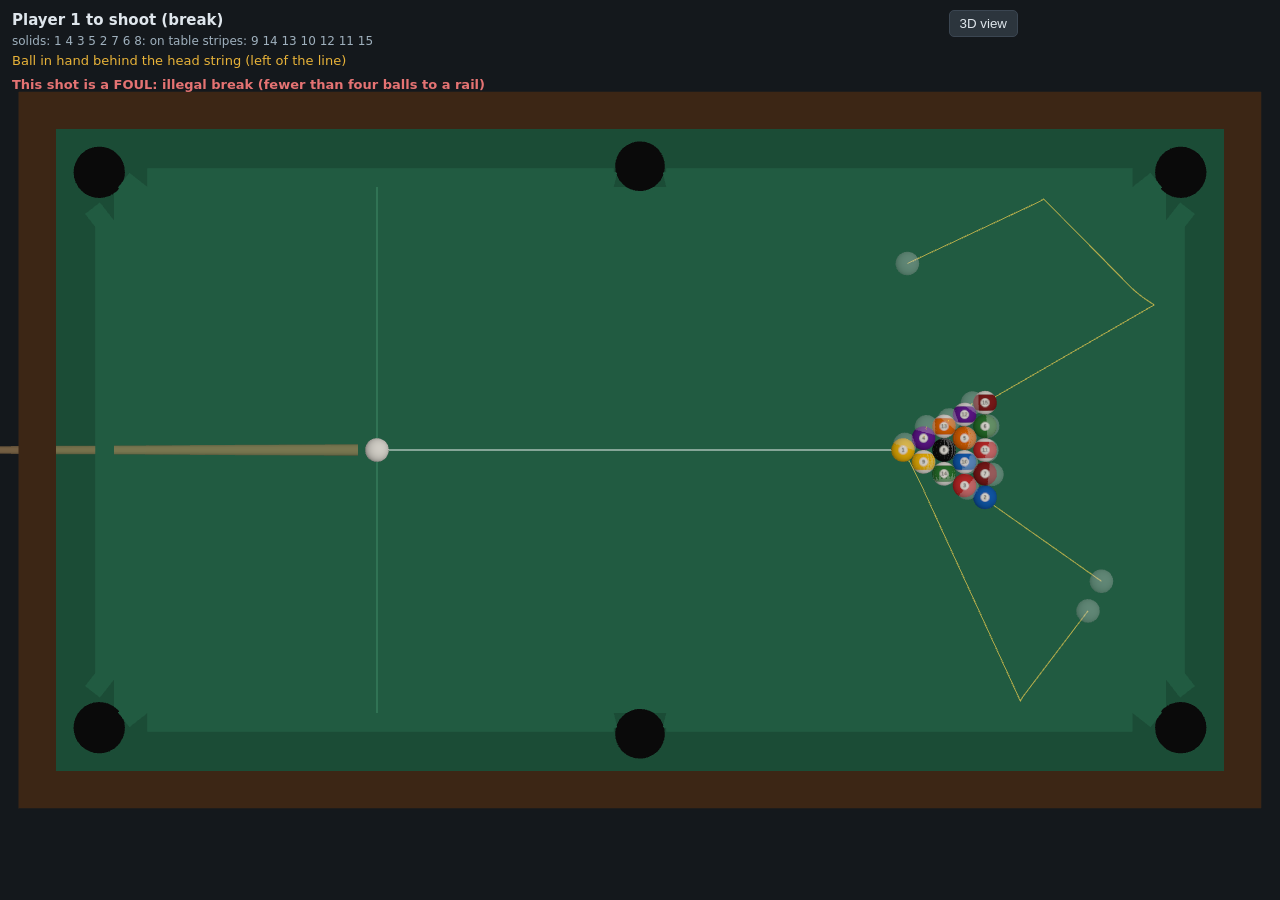
<file: poolpool/index.html>
<!doctype html>
<html lang="en">
  <head>
    <meta charset="UTF-8" />
    <meta name="viewport" content="width=device-width, initial-scale=1.0" />
    <title>poolpool</title>
    <script type="module" crossorigin src="./assets/index-C4lJYeSN.js"></script>
    <link rel="stylesheet" crossorigin href="./assets/index-smx-nkGg.css">
  </head>
  <body>
    <div id="app"></div>
  </body>
</html>
</file>
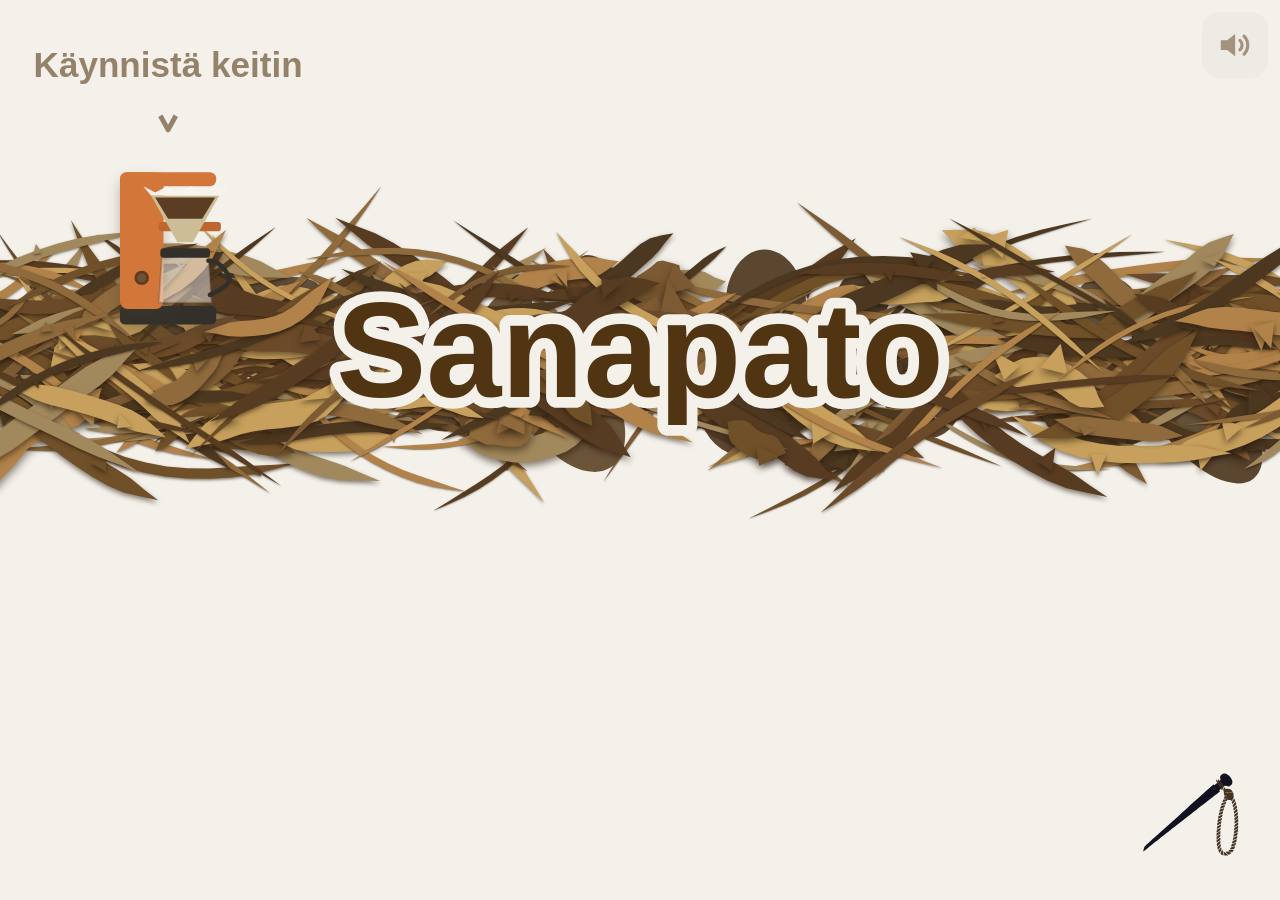
<file: sanapato/index.html>
<!doctype html>
<html lang="fi">
  <head>
    <meta charset="UTF-8" />
    <meta name="viewport" content="width=device-width, initial-scale=1.0, user-scalable=no" />
    <title>Sanapato</title>
    <!-- Optional sidecars, emitted from icons/ by the build. They only resolve
         on the hosted copy; a standalone sanapato.html 404s them silently. The
         SVG favicon that has to work everywhere is inlined as a data: URI by the
         inline-favicon plugin, and lands after these so it wins where supported. -->
    <link rel="icon" href="favicon.png" sizes="32x32" type="image/png" />
    <link rel="apple-touch-icon" href="apple-touch-icon.png" />
    <link rel="manifest" href="site.webmanifest" />
    <style>
      :root { color-scheme: light; }
      html, body {
        margin: 0;
        padding: 0;
        height: 100%;
        overflow: hidden;
        background: #f4f1ea;
        font-family: "Helvetica Neue", Arial, sans-serif;
        -webkit-user-select: none;
        user-select: none;
        -webkit-tap-highlight-color: transparent;
      }
      #game {
        display: block;
        width: 100vw;
        height: 100vh;
        touch-action: none;
        cursor: default;
      }
      #mute {
        position: fixed;
        top: 12px;
        right: 12px;
        width: 40px;
        height: 40px;
        padding: 0;
        border: none;
        border-radius: 8px;
        background: rgba(60, 50, 40, 0.06);
        display: flex;
        align-items: center;
        justify-content: center;
        cursor: pointer;
        opacity: 0.5;
        transition: opacity 0.15s, background 0.15s;
      }
      #mute svg {
        width: 58%;
        height: 58%;
        display: block;
      }
      #mute:hover {
        opacity: 1;
        background: rgba(60, 50, 40, 0.12);
      }
    </style>
    <script type="module" crossorigin>var Jt=Object.defineProperty;var Zt=(e,t,o)=>t in e?Jt(e,t,{enumerable:!0,configurable:!0,writable:!0,value:o}):e[t]=o;var _=(e,t,o)=>Zt(e,typeof t!="symbol"?t+"":t,o);(function(){const t=document.createElement("link").relList;if(t&&t.supports&&t.supports("modulepreload"))return;for(const r of document.querySelectorAll('link[rel="modulepreload"]'))n(r);new MutationObserver(r=>{for(const i of r)if(i.type==="childList")for(const l of i.addedNodes)l.tagName==="LINK"&&l.rel==="modulepreload"&&n(l)}).observe(document,{childList:!0,subtree:!0});function o(r){const i={};return r.integrity&&(i.integrity=r.integrity),r.referrerPolicy&&(i.referrerPolicy=r.referrerPolicy),r.crossOrigin==="use-credentials"?i.credentials="include":r.crossOrigin==="anonymous"?i.credentials="omit":i.credentials="same-origin",i}function n(r){if(r.ep)return;r.ep=!0;const i=o(r);fetch(r.href,i)}})();const I=(e,t,o)=>e<t?t:e>o?o:e,Ye=(e,t,o)=>e+(t-e)*o;function E(e,t,o){const n=I((o-e)/(t-e),0,1);return n*n*(3-2*n)}function he(e,t,o){return[Ye(e[0],t[0],o),Ye(e[1],t[1],o),Ye(e[2],t[2],o)]}const ge=(e,t=1)=>`rgba(${e[0]|0}, ${e[1]|0}, ${e[2]|0}, ${t})`;function Ee(e){let t=e>>>0;return()=>{t|=0,t=t+1831565813|0;let o=Math.imul(t^t>>>15,1|t);return o=o+Math.imul(o^o>>>7,61|o)^o,((o^o>>>14)>>>0)/4294967296}}function $(e,t,o,n,r,i){e.beginPath(),e.moveTo(t+i,o),e.arcTo(t+n,o,t+n,o+r,i),e.arcTo(t+n,o+r,t,o+r,i),e.arcTo(t,o+r,t,o,i),e.arcTo(t,o,t+n,o,i),e.closePath()}const xt=[[0,[232,196,150]],[.14,[208,120,92]],[.28,[182,72,56]],[.46,[134,78,42]],[.63,[82,48,30]],[.78,[58,46,40]],[.9,[112,106,100]],[1,[156,150,143]]];function en(e,t){if(t<=e[0][0])return e[0][1];for(let o=1;o<e.length;o++)if(t<=e[o][0]){const[n,r]=e[o-1],[i,l]=e[o];return he(r,l,(t-n)/(i-n||1))}return e[e.length-1][1]}const Re="#8a5a34",be="#6b4526",tt="#c79a6a",tn="#5a3d24",nt="#f4ede0";function Bt(e,t,o,n){const r=e-o*.05,i=t-o*.12;return{x:r+Math.cos(n)*o*.8,y:i+Math.sin(n)*o*.8}}function nn(e,t,o,n,r,i,l,s,h,a,u,c,y,k){const v=l>=t?1:-1;e.save(),e.translate(t,o);const S=Math.sin(h*1.6)*n*.01;e.save(),e.scale(-v,1),e.rotate(.35),e.fillStyle=tn,e.beginPath(),e.ellipse(n*.42,n*.28,n*.26,n*.16,0,0,Math.PI*2),e.fill(),e.strokeStyle="rgba(0,0,0,0.18)",e.lineWidth=n*.015;for(let d=-1;d<=1;d++)e.beginPath(),e.moveTo(n*.28,n*.28+d*n*.07),e.lineTo(n*.6,n*.28+d*n*.09),e.stroke();e.restore(),e.fillStyle=Re,e.beginPath(),e.ellipse(0,n*.05+S,n*.34,n*.4,0,0,Math.PI*2),e.fill(),e.fillStyle=tt,e.beginPath(),e.ellipse(0,n*.14+S,n*.22,n*.28,0,0,Math.PI*2),e.fill(),e.fillStyle=be;for(const d of[-.16,.16])e.beginPath(),e.ellipse(n*d,n*.42,n*.1,n*.06,0,0,Math.PI*2),e.fill();const M=-n*.32+S,p=v*n*.03;e.fillStyle=be;for(const d of[-.2,.2])e.beginPath(),e.arc(n*d,M-n*.14,n*.07,0,Math.PI*2),e.fill();e.fillStyle=Re,e.beginPath(),e.arc(0,M,n*.24,0,Math.PI*2),e.fill(),e.fillStyle=tt,e.beginPath(),e.ellipse(p,M+n*.08,n*.13,n*.1,0,0,Math.PI*2),e.fill(),e.fillStyle="#3a2418",e.beginPath(),e.ellipse(p,M+n*.03,n*.05,n*.035,0,0,Math.PI*2),e.fill(),e.fillStyle=nt,e.fillRect(p-n*.03,M+n*.1,n*.025,n*.06),e.fillRect(p+n*.005,M+n*.1,n*.025,n*.06),e.fillStyle=Re,e.beginPath(),e.moveTo(p-n*.06,M+n*.19),e.quadraticCurveTo(p,M+n*.31,p+n*.06,M+n*.19),e.closePath(),e.fill();const T=M-n*.02,m=Math.atan2(s-o-T,l-t),f=Math.cos(m)*n*.03,g=Math.sin(m)*n*.02;for(const d of[-.1,.1]){const b=n*d+p;e.fillStyle=nt,e.beginPath(),e.ellipse(b,T,n*.045,n*.05,0,0,Math.PI*2),e.fill(),e.fillStyle="#241a12",e.beginPath(),e.arc(b+f,T+g,n*.027,0,Math.PI*2),e.fill(),e.fillStyle="rgba(255,255,255,0.92)",e.beginPath(),e.arc(b+f-n*.009,T+g-n*.011,n*.009,0,Math.PI*2),e.fill()}if(r==="flamethrower"){e.fillStyle="rgba(228,122,96,0.28)";for(const d of[-.14,.14])e.beginPath(),e.ellipse(n*d+p,M+n*.07,n*.05,n*.03,0,0,Math.PI*2),e.fill();e.fillStyle=Re;for(const d of[-.1,.1]){const b=n*d+p;e.beginPath(),e.ellipse(b,T+n*.05,n*.052,n*.035,0,0,Math.PI*2),e.fill()}e.strokeStyle="#3a2418",e.lineCap="round",e.lineWidth=n*.018;for(const d of[-.1,.1]){const b=n*d+p,w=Math.sign(d);e.beginPath(),e.moveTo(b+w*n*.05,T-n*.072),e.lineTo(b-w*n*.035,T-n*.05),e.stroke()}e.strokeStyle="#6b4526",e.lineWidth=n*.014;for(const d of[-1,1]){const b=p+d*n*.045,w=d===v?n*.012:0;e.beginPath(),e.moveTo(b,M+n*.13),e.quadraticCurveTo(b+d*n*.018,M+n*.118-w,b+d*n*.03,M+n*.108-w),e.stroke()}}r==="flamethrower"?an(e,n,i,v,h):r==="sausage"?rn(e,n,v,h,a,u,c,y,k):on(e,n,M,v,h,u),e.restore()}function Et(e,t,o,n,r){const i=t*.15,l=t*.17,s=-o*t*.09,h=t*.1,a=o*t*.04,u=-t*.06,c=s+(a-s)*r,y=h+(u-h)*r;e.save(),e.lineCap="round",e.lineWidth=t*.018;const k=1-r;for(const M of[-1,1]){e.strokeStyle=`rgba(220,210,195,${k*(.28+.1*Math.sin(n*3+M))})`,e.beginPath();for(let p=0;p<=6;p++){const T=p/6,m=c+M*i*.18+Math.sin(n*4+T*4+M)*t*.02*T,f=y-l*.5-T*t*.14;p===0?e.moveTo(m,f):e.lineTo(m,f)}e.stroke()}e.restore();const v=c-o*(i*.5+t*.006),S=o>0?Math.PI*.5:-Math.PI*.5;e.strokeStyle="#e6dece",e.lineWidth=t*.03,e.beginPath(),e.arc(v,y,t*.05,S,S+Math.PI),e.stroke(),$(e,c-i/2,y-l/2,i,l,t*.03),e.fillStyle="#f2ece0",e.fill(),e.strokeStyle="#d6ceba",e.lineWidth=t*.012,e.stroke(),e.fillStyle="#4a2f1c",e.beginPath(),e.ellipse(c,y-l/2+t*.022,i*.38,t*.02,0,0,Math.PI*2),e.fill(),e.fillStyle=be,e.beginPath(),e.ellipse(c-o*i*.5,y+t*.03,t*.055,t*.045,0,0,Math.PI*2),e.fill()}function on(e,t,o,n,r,i){Et(e,t,n,r,i);const l=.5+.5*Math.sin(r*.9),s=n*t*.2,h=t*.03,u=n*t*.06,c=o+t*.21+l*t*.05;e.strokeStyle=Re,e.lineCap="round",e.lineWidth=t*.09,e.beginPath(),e.moveTo(s,h),e.quadraticCurveTo(n*t*.26,o+t*.28,u,c),e.stroke(),e.fillStyle=be,e.beginPath(),e.ellipse(u,c,t*.06,t*.05,0,0,Math.PI*2),e.fill()}function an(e,t,o,n,r){const i=-n,l=t*.12,s=t*.4,h=-t*.04,a=h-s/2,u=i*t*.42,c=i*t*.3;e.strokeStyle="#3a2e26",e.lineCap="round",e.lineWidth=t*.035,e.beginPath(),e.moveTo(n*t*.14,-t*.02),e.quadraticCurveTo(0,-t*.16,c,a+t*.08),e.stroke();for(const f of[u,c])$(e,f-l/2,a,l,s,l/2),e.fillStyle="#453f39",e.fill(),e.save(),$(e,f-l/2,a,l,s,l/2),e.clip(),e.fillStyle="#7a7166",e.fillRect(f-l*.26,a,l*.22,s),e.restore(),e.fillStyle="#c9a24b",e.fillRect(f-l/2,h+s*.28,l,t*.03),e.fillStyle="#837c72",e.fillRect(f-t*.015,a-t*.05,t*.03,t*.06);const y=Math.min(u,c)-l*.2,k=Math.max(u,c)+l*.2;e.fillStyle="#c9a24b",e.fillRect(y,a-t*.06,k-y,t*.03),e.beginPath(),e.arc(c,a-t*.05,t*.03,0,Math.PI*2),e.fill();const v=-t*.05,S=-t*.12,M=c,p=a-t*.05;e.lineCap="round",e.strokeStyle="#241f1c",e.lineWidth=t*.045,e.beginPath(),e.moveTo(M,p),e.bezierCurveTo(M,p+t*.3,v+i*t*.05,S+t*.24,v,S),e.stroke(),e.strokeStyle="#4a423d",e.lineWidth=t*.014,e.stroke(),e.save(),e.translate(v,S),e.rotate(o),e.fillStyle="#2b2e33",$(e,-t*.07,-t*.06,t*.17,t*.12,t*.02),e.fill(),e.fillStyle="#3a3d42",$(e,0,-t*.028,t*.56,t*.056,t*.02),e.fill(),e.fillStyle="#2a2d31",$(e,t*.5,-t*.042,t*.3,t*.084,t*.02),e.fill(),e.strokeStyle="#4a4f55",e.lineWidth=t*.01;for(const f of[.58,.66,.74])e.beginPath(),e.moveTo(t*f,-t*.04),e.lineTo(t*f,t*.04),e.stroke();e.fillStyle=be,e.beginPath(),e.ellipse(t*.16,0,t*.055,t*.05,0,0,Math.PI*2),e.fill(),e.beginPath(),e.ellipse(t*.36,0,t*.055,t*.05,0,0,Math.PI*2),e.fill(),e.restore();const T=v+Math.cos(o)*t*.8,m=S+Math.sin(o)*t*.8;e.save(),e.globalCompositeOperation="lighter";for(let f=0;f<5;f++){const g=f/4,d=.5+.5*Math.sin(r*18+f*1.7),b=T+Math.sin(r*20+f)*t*.01,w=m-g*t*.11-d*t*.016,A=t*.046*(1-g*.55)*(.75+.45*d),B=(1-g)*.62,P=e.createRadialGradient(b,w,0,b,w,A);P.addColorStop(0,`rgba(255,200,90,${B})`),P.addColorStop(.5,`rgba(255,110,25,${B*.7})`),P.addColorStop(1,"rgba(180,40,0,0)"),e.fillStyle=P,e.beginPath(),e.arc(b,w,A,0,Math.PI*2),e.fill()}e.restore()}function rn(e,t,o,n,r,i,l,s,h){Et(e,t,o,n,i);const a=o;let u,c,y=!1,k=!0,v=0;if(l<=0)u=1,c=1;else if(s)l<.3?(u=1-E(0,.3,l),c=1):l<.6?(u=0,c=1-E(.3,.6,l),v=Math.sin(l*62)*t*.02):h?(u=E(.6,1,l),c=E(.6,1,l),y=!0):(u=0,c=0,k=!1);else{u=1;const b=.35;l<b?c=1-E(0,b,l):l<.6?(c=0,k=!1):(c=1,y=!0)}const S=y?0:r,M=a*t*(.18+(.14-.18)*u),p=-t*.04+t*(.05- -.04)*u+v,T=a*t*(.02+(1.1-.02)*u),m=-t*.17+t*(-.11- -.17)*u+v;k&&(e.strokeStyle="#8a6a44",e.lineCap="round",e.lineWidth=t*.025,e.beginPath(),e.moveTo(M,p),e.lineTo(T,m),e.stroke());const f=M+(T-M)*.86,g=p+(m-p)*.86,d=Math.atan2(m-p,T-M);if(c>.02){e.save(),e.translate(f,g),e.rotate(d+Math.PI/2);const b=t*.26*c,w=t*.06*c,A={x:-b/2,y:0},B={x:0,y:w},P={x:b/2,y:0},q=E(.85,1,S),F=en(xt,S);e.strokeStyle=ge(F,1-.55*E(.9,1,S)),e.lineCap="round",e.lineWidth=t*.09*c*(1-.3*q),e.beginPath(),e.moveTo(A.x,A.y),e.quadraticCurveTo(B.x,B.y,P.x,P.y),e.stroke(),e.strokeStyle=`rgba(30,14,6,${.5*(1-E(.5,.78,S))})`,e.lineWidth=t*.012;for(const O of[.25,.45,.65,.85]){const D=1-O,V=D*D*A.x+2*D*O*B.x+O*O*P.x,j=D*D*A.y+2*D*O*B.y+O*O*P.y,z=2*D*(B.x-A.x)+2*O*(P.x-B.x),K=2*D*(B.y-A.y)+2*O*(P.y-B.y),fe=Math.hypot(z,K)||1,ce=-K/fe,Q=z/fe,Le=t*.042*c;e.beginPath(),e.moveTo(V-ce*Le,j-Q*Le),e.lineTo(V+ce*Le,j+Q*Le),e.stroke()}e.restore();const Y=he([230,220,205],[110,104,100],E(.4,.85,S));e.save(),e.lineCap="round",e.lineWidth=t*.012;for(const O of[-1,0,1]){e.strokeStyle=ge(Y,c*(.2+.12*Math.sin(n*7+O*2)));const D=f+O*t*.05;e.beginPath();for(let V=0;V<=5;V++){const j=V/5,z=D+Math.sin(n*8+j*5+O)*t*.015*j,K=g-t*.06-j*t*.12;V===0?e.moveTo(z,K):e.lineTo(z,K)}e.stroke()}e.restore()}e.fillStyle=be,e.beginPath(),e.ellipse(M,p,t*.07,t*.05,0,0,Math.PI*2),e.fill()}const Lt=["marsu","norsu","hirvi","naula","ruuvi","niitti","arkku","tuoli","pöytä","sänky","porkkana","kaali","retiisi","kurkku","tomaatti","sauna","olohuone","keittiö","eteinen","adverbi","verbi","höylä","taltta","kirves","kuusi","koivu","mänty","vaahtera","pihlaja","koira","kissa","hevonen","lehmä","sika","lammas","kana","hiiri","karhu","susi","kettu","jänis","orava","poro","siili","kotka","hauki","metsä","järvi","meri","ranta","suo","pelto","vuori","saari","koski","joki","kivi","lumi","jää","sade","tuuli","pilvi","taivas","tähti","aurinko","kuu","sumu","halla","tammi","leppä","paju","kukka","ruusu","heinä","sieni","marja","omena","leipä","maito","juusto","sokeri","suola","liha","makkara","keitto","puuro","riisi","kakku","pulla","hunaja","mehu","vesi","talo","mökki","ovi","ikkuna","katto","seinä","aita","kaappi","matto","kuppi","lasi","pata","käsi","jalka","silmä","korva","nenä","suu","sormi","sydän","tukka","poski","paita","takki","hattu","kenkä","sukka","huivi","auto","vene","laiva","juna","pyörä","tie","silta","polku","kirja","kynä","koulu","raha","päivä","kello","laulu","kuva","lintu","kala","lohi","ahven","ankka","hylje","ilves","pöllö","käärme","sammakko","niitty","oja","puro","lampi","lähde","harju","laakso","aalto","ukkonen","pakkanen","varjo","valo","aamu","ilta","yö","haapa","kataja","sammal","ruoho","oksa","lehti","juuri","mansikka","mustikka","puolukka","banaani","peruna","sipuli","herne","papu","salaatti","voi","kerma","muna","keksi","karkki","suklaa","kinkku","tee","olut","viini","pää","hammas","kieli","huuli","kaula","polvi","kynsi","luu","veri","vatsa","housut","hame","mekko","puku","lakki","saapas","vyö","sohva","peili","lamppu","hylly","lattia","lukko","avain","vasara","saha","lautanen","veitsi","kynttilä","bussi","rekka","kone","suksi","katu","tori","lippu","kartta","vuosi","viikko","tunti","aika","kesä","talvi","syksy","kevät","työ","lapsi","äiti","isä","vauva","poika","tyttö","mies","nainen","rapu","mato","kärpänen","hyttynen","perhonen","vasikka","porsas","varsa","kani","saukko","lokki","varis","harakka","hanhi","otsa","leuka","niska","ranne","nyrkki","varvas","nilkka","reisi","selkä","rinta","iho","parta","penkki","verho","tyyny","peitto","lakana","taulu","lyhty","ämpäri","harja","luuta","pyyhe","lusikka","kattila","uuni","pannu","purkki","pullo","sakset","jauho","hiiva","sinappi","pippuri","kastike","soppa","pihvi","nakki","pekoni","jäätelö","munkki","hillo","kaakao","kalja","luoto","niemi","lahti","salmi","kallio","hiekka","savi","mäki","tuisku","myrsky","räntä","pensas","nurmi","apila","käpy","siemen","pusero","liivi","neule","lapanen","hanska","solmio","tossu","farkut","reki","kärry","vaunu","moottori","airo","rengas","asema","satama","hetki","juhla","leikki","satu","ääni","väri","veli","sisar","mummo","lääkäri","opettaja","poliisi"],It=["tuli","liekki","savu","tuhka","hiili","majava","kahvi","peli","sana","gerbiili","fasaani","smaragdi","rubiini","safiiri","kruunu","silin-teri","knalli","fetsi","turbaani","spektro-liitti","graniit-ti","substan-tiivi","partik-keli","jako-avain","ruuvi-meisseli","revon-tuli","tuli-vuori","lohi-käärme","majakka","tunturi","aarre","miekka","kilpi","keihäs","jousi","kompassi","ankkuri","purje","masto","noita","velho","aave","peikko","kulta","hopea","basaltti","kvartsi","marmori","salama","kaiku","luola","usva","kuura"],_e=["peli-hillo","siika","pimeys","kompo","demo","1k","4k","64k","vanha-koulu","nopea","kuuntelu","tanssi","seurattu","vapaa-tyyli","villi","elokuva","aloit-telija","skene","miau-kissa","setuppi","sisältö-nurkka","makuu-pussi","pelaa-minen","näyttely-alue","verkko-juhla","kone-paikka","ranneke","narikka","halli","ethernet-kaapeli","e-urheilu","tyyny","peli-tuoli","valokuva","taide","musiikki","vesi-jäähy","puhe-ohjelma","robotti-taistelu","esiin-tyjä","disketti","studio","tele-visio","teksti-tv","tieto-kone","esitelmä","vapaa-ehtoinen","ruokailu"],Xe=20664,Ot=20667;function qt(e=Gt()){return e>=Xe&&e<=Ot}const je=[...Lt,...It,..._e].map(e=>e.toUpperCase());function Gt(e=new Date){const o=e.getTime()-216e5-e.getTimezoneOffset()*60*1e3;return Math.floor(o/864e5)}const ln=20454;function sn(e,t){const o=Ee(t>>>0),n=e.slice();for(let r=n.length-1;r>0;r--){const i=Math.floor(o()*(r+1));[n[r],n[i]]=[n[i],n[r]]}return n}const hn=28,un=45;function De(e,t,o,n,r){const i=Math.min(n,Math.max(0,Math.floor(e.length/t)-1)),l=new Map;let s=[];for(let h=0;h<=o;h++){s=[];const a=sn(e,r*100003+h);for(const u of a){if(s.length>=t)break;const c=l.get(u);c!==void 0&&h-c<=i||s.push(u)}for(const u of a){if(s.length>=t)break;s.includes(u)||s.push(u)}for(const u of s)l.set(u,h)}return s}function fn(e,t=Gt()){if(qt(t)){const s=t-Xe,h=De(_e,e,s,Ot-Xe,3);for(;h.length<e;)h.push(_e[h.length%_e.length]);return h.slice(0,e).map(a=>a.toUpperCase())}const o=Math.max(0,t-ln),n=e>=5?1:0,r=e-n,i=[...De(Lt,r,o,hn,2),...De(It,n,o,un,1)],l=Ee(o*2654435761>>>0);for(let s=i.length-1;s>0;s--){const h=Math.floor(l()*(s+1));[i[s],i[h]]=[i[h],i[s]]}for(;i.length<e;)i.push(je[i.length%je.length]);return i.slice(0,e).map(s=>s.toUpperCase())}var Ue=(e=>(e[e.Clean=0]="Clean",e[e.Scorched=1]="Scorched",e[e.Charring=2]="Charring",e[e.Ashed=3]="Ashed",e[e.Crumbled=4]="Crumbled",e))(Ue||{});const _t=.7,Ke=[1,2,3,4,5],cn=Ke.reduce((e,t)=>e+t,0),ot=1;function dn(){const e=fn(cn),t=[];let o=1337,n=0;return Ke.forEach((r,i)=>{for(let l=0;l<r;l++)t.push({row:i,col:l,word:e[n++].toUpperCase(),heat:0,burn:0,fuel:0,lit:!1,crumbled:!1,seed:o=o*1103515245+12345&2147483647,x:0,y:0,w:0,h:0,cx:0,cy:0,neighbors:[]})}),t}function Ft(e){return e.crumbled?4:e.burn>=_t?3:e.burn>=.33?2:e.burn>=.05?1:0}function Vt(e,t,o){const i=t*.6/5.12,l=o*.66/(5+4*.03),s=Math.max(64,Math.min(210,Math.min(i,l*ot))),h=s/ot,a=s*.03,u=h*.03,c=5*h+4*u,y=(o-c)/2+o*.03,k=t*.5;for(const d of e){const b=Ke[d.row],w=b*s+(b-1)*a,A=k-w/2;d.w=s,d.h=h,d.x=A+d.col*(s+a),d.y=y+d.row*(h+u),d.cx=d.x+s/2,d.cy=d.y+h/2}const v=s+a,S=h+u;for(let d=0;d<e.length;d++){e[d].neighbors=[];for(let b=0;b<e.length;b++){if(d===b)continue;const w=(e[d].cx-e[b].cx)/v,A=(e[d].cy-e[b].cy)/S;Math.hypot(w,A)<1.4&&e[d].neighbors.push(b)}}const M=(5*s+4*a)/2,p=s*1.5,T=k-M,m=y+c;let f,g;return T>=p*.95?(f=Math.max(T-p*.68,p*.36),g=y+c*.86):(f=Math.max(T+p*.5,p*.5),g=Math.min(m+p*.35,o-p*.42)),{blockW:s,blockH:h,beaverX:f,beaverY:g,beaverScale:p,pyramidBottom:m,centerX:k,centerY:y+c/2}}const mn="https://malspiikki.github.io/malspiikki.svg",pn="https://malspiikki.github.io/",gn=504/445;let oe=null,Ht=!1;function yn(){if(oe)return;const e=new Image;e.decoding="async",e.onload=()=>{Ht=!0},oe=e,e.src=mn}let x={x:0,y:0,w:0,h:0};function ke(e,t){return x.w>0&&e>=x.x&&e<=x.x+x.w&&t>=x.y&&t<=x.y+x.h}function at(){window.open(pn,"_blank","noopener,noreferrer")}function Wt(e,t,o){if(yn(),!Ht||!oe)return;const n=Math.min(t,o),r=oe.naturalWidth>0&&oe.naturalHeight>0?oe.naturalWidth/oe.naturalHeight:gn,i=Math.min(t*.15,n*.12),l=i/r,s=n*.04,h=t-s-i,a=o-s-l;e.drawImage(oe,h,a,i,l);const u=i*.12;x={x:h-u,y:a-u,w:i+u*2,h:l+u*2}}const Mn="https://fi.wikipedia.org/wiki/Siika",bn=qt();let ee={x:0,y:0,w:0,h:0};function Qe(e,t){return ee.w>0&&e>=ee.x&&e<=ee.x+ee.w&&t>=ee.y&&t<=ee.y+ee.h}function kn(){window.open(Mn,"_blank","noopener,noreferrer")}function vn(e,t,o,n){if(!bn)return;const r="#c6d0d6",i="#5a6d78",l="#f4f2ec",s="#8a99a4",h="#33302b",a=n;e.save(),e.translate(t,o),e.lineJoin="round";const u=()=>{e.moveTo(-.5*a,0),e.bezierCurveTo(-.487*a,-.022*a,-.47*a,-.036*a,-.452*a,-.05*a),e.bezierCurveTo(-.415*a,-.085*a,-.3*a,-.104*a,-.19*a,-.108*a),e.bezierCurveTo(-.08*a,-.116*a,.05*a,-.11*a,.16*a,-.082*a),e.bezierCurveTo(.24*a,-.06*a,.3*a,-.042*a,.345*a,-.03*a)},c=()=>{e.beginPath(),u(),e.lineTo(.345*a,.04*a),e.bezierCurveTo(.3*a,.055*a,.24*a,.072*a,.16*a,.086*a),e.bezierCurveTo(.06*a,.1*a,-.05*a,.102*a,-.15*a,.1*a),e.bezierCurveTo(-.25*a,.098*a,-.34*a,.08*a,-.4*a,.06*a),e.bezierCurveTo(-.435*a,.048*a,-.45*a,.042*a,-.462*a,.036*a),e.bezierCurveTo(-.478*a,.03*a,-.492*a,.016*a,-.5*a,0),e.closePath()};e.fillStyle=s,e.beginPath(),e.moveTo(-.09*a,-.112*a),e.quadraticCurveTo(-.078*a,-.175*a,-.04*a,-.218*a),e.lineTo(.04*a,-.163*a),e.quadraticCurveTo(.044*a,-.135*a,.036*a,-.1*a),e.closePath(),e.fill(),e.beginPath(),e.moveTo(.2*a,-.062*a),e.quadraticCurveTo(.235*a,-.098*a,.285*a,-.04*a),e.closePath(),e.fill(),e.beginPath(),e.moveTo(-.03*a,.1*a),e.lineTo(.01*a,.18*a),e.quadraticCurveTo(.045*a,.12*a,.05*a,.098*a),e.closePath(),e.fill(),e.beginPath(),e.moveTo(.17*a,.082*a),e.lineTo(.19*a,.172*a),e.quadraticCurveTo(.25*a,.105*a,.285*a,.06*a),e.closePath(),e.fill(),e.beginPath(),e.moveTo(.34*a,-.032*a),e.lineTo(.5*a,-.152*a),e.quadraticCurveTo(.43*a,-.06*a,.378*a,.004*a),e.quadraticCurveTo(.43*a,.07*a,.5*a,.16*a),e.lineTo(.34*a,.042*a),e.closePath(),e.fill(),e.save(),e.shadowColor="rgba(70,60,45,0.32)",e.shadowBlur=a*.03,e.shadowOffsetY=a*.015,c(),e.fillStyle=r,e.fill(),e.restore(),e.save(),c(),e.clip(),e.beginPath(),u(),e.bezierCurveTo(.16*a,-.01*a,-.15*a,-.052*a,-.44*a,-.042*a),e.quadraticCurveTo(-.479*a,-.03*a,-.5*a,0),e.closePath(),e.fillStyle=i,e.fill(),e.beginPath(),e.moveTo(-.462*a,.03*a),e.bezierCurveTo(-.2*a,.058*a,.1*a,.062*a,.345*a,.022*a),e.lineTo(.345*a,.12*a),e.lineTo(-.462*a,.12*a),e.closePath(),e.fillStyle=l,e.fill(),e.restore(),e.fillStyle=s,e.beginPath(),e.moveTo(-.262*a,.042*a),e.lineTo(-.168*a,.104*a),e.lineTo(-.223*a,.118*a),e.closePath(),e.fill(),e.strokeStyle="rgba(64,78,88,0.4)",e.lineWidth=Math.max(1,a*.009),e.lineCap="round",e.beginPath(),e.moveTo(-.325*a,-.086*a),e.quadraticCurveTo(-.272*a,-.005*a,-.305*a,.086*a),e.stroke(),e.strokeStyle="rgba(64,78,88,0.26)",e.beginPath(),e.moveTo(-.27*a,-.006*a),e.quadraticCurveTo(.03*a,.006*a,.335*a,.004*a),e.stroke(),e.strokeStyle="rgba(50,62,70,0.5)",e.beginPath(),e.moveTo(-.487*a,.014*a),e.lineTo(-.452*a,.033*a),e.stroke(),e.beginPath(),e.arc(-.402*a,-.045*a,a*.033,0,Math.PI*2),e.fillStyle="rgba(238,240,238,0.9)",e.fill(),e.beginPath(),e.arc(-.402*a,-.045*a,a*.024,0,Math.PI*2),e.fillStyle=h,e.fill(),e.beginPath(),e.arc(-.411*a,-.055*a,a*.008,0,Math.PI*2),e.fillStyle="rgba(255,255,255,0.85)",e.fill(),e.restore();const y=a*.05,k=a*.09;ee={x:t-a*.5-y,y:o-a*.22-k,w:a+y*2,h:a*.4+k*2}}const Tn=[255,255,255],it=[124,88,58],Sn=[40,34,30],wn=[206,62,22],An="#ddd6c6",Pn=[43,43,43];function Cn(e,t,o){e.fillStyle="#f4f1ea",e.fillRect(0,0,t,o);const n=e.createRadialGradient(t*.42,o*.5,o*.1,t*.42,o*.5,o*.8);n.addColorStop(0,"rgba(255,250,240,0.5)"),n.addColorStop(1,"rgba(120,110,95,0.10)"),e.fillStyle=n,e.beginPath(),e.moveTo(0,0),e.lineTo(t,0),e.lineTo(t,o),e.lineTo(0,o),e.lineTo(0,.5),e.lineTo(.5,.5),e.lineTo(.5,0),e.closePath(),e.fill()}const Je=e=>`700 ${e}px "Helvetica Neue", Arial, sans-serif`;function Rn(e,t,o,n){const r=o*.84;let i=n*.5;for(const l of t){const s=l.split("-"),h=s.length>1,a=h?n*.32:n*.5;e.font=Je(a);let u=1;s.forEach((y,k)=>{const v=h&&k===0?y+"-":y;u=Math.max(u,e.measureText(v).width)});const c=u<=r?a:a*(r/u);c<i&&(i=c)}return i}function Bn(e,t,o,n){if(t.crumbled)return;const{x:r,y:i,w:l,h:s}=t,h=Math.min(l,s),a=h*.14,u=t.burn,c=t.heat,y=Ft(t),k=u<.5?he(Tn,it,u/.5):he(it,Sn,(u-.5)/.5),v=E(.35,.7,u)*E(.25,.85,c),S=he(k,wn,v*.9);e.save(),e.shadowColor=`rgba(70,60,45,${.18*(1-u)})`,e.shadowBlur=h*.12,e.shadowOffsetY=h*.05,$(e,r,i,l,s,a),e.fillStyle=ge(S),e.fill(),e.restore(),e.strokeStyle=An,e.lineWidth=Math.max(1,h*.02),$(e,r+.5,i+.5,l-1,s-1,a),e.stroke(),e.save(),$(e,r,i,l,s,a),e.clip();const M=Ee(t.seed);if(u>.12){const m=I(u-.1,0,1)*.5*(1-v*.7);e.fillStyle=`rgba(25,20,17,${m})`;const f=10+Math.floor(u*26);for(let g=0;g<f;g++){const d=r+M()*l,b=i+M()*s,w=h*(.02+M()*.06)*(.5+u);e.beginPath(),e.arc(d,b,w,0,Math.PI*2),e.fill()}}const p=E(.35,.85,c);if(u>.3){e.strokeStyle=`rgba(20,16,14,${.4*u})`,e.lineWidth=Math.max(1,h*.015);const m=2+Math.floor(u*3);for(let f=0;f<m;f++){let g=r+M()*l,d=i+M()*s;e.beginPath(),e.moveTo(g,d);const b=2+Math.floor(M()*3);for(let w=0;w<b;w++)g+=(M()-.5)*h*.5,d+=(M()-.5)*h*.5,e.lineTo(g,d);e.stroke()}}if(p>.01){e.globalCompositeOperation="lighter";const m=4+Math.floor(p*8);for(let f=0;f<m;f++){const g=r+M()*l,d=i+M()*s,b=.4+.6*(.5+.5*Math.sin(o*9+t.seed+f*1.7)),w=p*b,A=h*.05,B=e.createRadialGradient(g,d,0,g,d,A);B.addColorStop(0,`rgba(255,180,60,${w})`),B.addColorStop(.5,`rgba(230,90,20,${w*.6})`),B.addColorStop(1,"rgba(120,20,0,0)"),e.fillStyle=B,e.beginPath(),e.arc(g,d,A,0,Math.PI*2),e.fill()}e.globalCompositeOperation="source-over"}e.restore();const T=1-E(.32,.66,u);if(T>.02){const m=he(Pn,[90,70,55],u);e.fillStyle=ge(m,T),e.font=Je(n),e.textAlign="center",e.textBaseline="middle";const f=t.word.split("-");if(f.length>1){const g=n*.6;e.fillText(f[0]+"-",t.cx,t.cy-g+s*.02),e.fillText(f[1],t.cx,t.cy+g+s*.02)}else e.fillText(t.word,t.cx,t.cy+s*.02)}y===Ue.Ashed&&(e.strokeStyle=`rgba(80,80,80,${.25+.15*Math.sin(o*3+t.seed)})`,e.lineWidth=1,$(e,r+1.5,i+1.5,l-3,s-3,a),e.stroke())}function $e(e,t){const o=Math.min(e,t),n=Math.min(e*.5,o*.46,300),r=Math.max(46,Math.min(o*.1,66));return{x:e*.5-n/2,y:t*.67-r/2,w:n,h:r}}const rt=["#c6a05c","#b1834a","#8f6a3c","#7c5a33","#a2895d"],lt=["#6a4a29","#583c22","#6f5029","#4c3720"],st=["#5b4630","#6b5539","#4d3d29","#63513a"],me="#513512",En="#6a4718";function Ln(e,t,o,n,r,i,l,s){const h=n/2,a=(s()-.5)*n*.24,u=(s()-.5)*r*1.1,c=s()*Math.PI*2,y=s()<.5,k=(y?lt:rt)[Math.floor(s()*(y?lt:rt).length)],v=.2,S=f=>a*Math.sin(Math.PI*f)+u*Math.sin(2*Math.PI*f+c),M=f=>r*(f<v?f/v:f>1-v?(1-f)/v:1),p=f=>{const g=-h+n*f,d=S(f),b=n,w=a*Math.PI*Math.cos(Math.PI*f)+u*2*Math.PI*Math.cos(2*Math.PI*f+c),A=Math.hypot(b,w)||1;return{px:g,py:d,nx:-w/A,ny:b/A}};e.save(),e.translate(t,o),e.rotate(i),e.shadowColor="rgba(36,23,11,0.55)",e.shadowBlur=r*.55,e.shadowOffsetY=r*.28;const T=12;e.beginPath();for(let f=0;f<=T;f++){const g=f/T,d=p(g),b=M(g),w=d.px+d.nx*b,A=d.py+d.ny*b;f===0?e.moveTo(w,A):e.lineTo(w,A)}for(let f=T;f>=0;f--){const g=f/T,d=p(g),b=M(g);e.lineTo(d.px-d.nx*b,d.py-d.ny*b)}e.closePath(),e.fillStyle=k,e.fill();let m=0;for(let f=0;f<3;f++)s()<.38*l&&m++;for(let f=0;f<m;f++){const g=.15+s()*.7,d=s()<.5?-1:1,b=p(g),w=M(g),A=b.px+b.nx*d*w*.2,B=b.py+b.ny*d*w*.2,P=b.nx*d,q=b.ny*d,F=(s()-.5)*1.2,Y=P*Math.cos(F)+q*Math.sin(F),O=q*Math.cos(F)-P*Math.sin(F),D=r*(.8+s()*1.7),V=Math.max(r*.5,w*.95),j=A+O*V,z=B-Y*V,K=A-O*V,fe=B+Y*V,ce=A+Y*D,Q=B+O*D;e.beginPath(),e.moveTo(j,z),e.lineTo(ce,Q),e.lineTo(K,fe),e.closePath(),e.fillStyle=k,e.fill()}e.restore()}function In(e,t,o,n,r,i){const l=Ee(i),s=Math.ceil(t/n*14);for(let u=0;u<s;u++){const c=-n+l()*(t+2*n),y=o+(l()-.5)*n*.58,k=n*(.1+l()*.16);e.fillStyle=st[Math.floor(l()*st.length)],e.beginPath(),e.ellipse(c,y,k*(.9+l()*.7),k*(.5+l()*.4),l()*Math.PI,0,Math.PI*2),e.fill()}const h=r*.5,a=Math.round(t/r*9);for(let u=0;u<a;u++){const c=-r+l()*(t+2*r),y=o+(l()-.5)*n*.82,k=.18+l()*l()*1.15,v=h*k,S=1.5-.55*k,M=h*(5+l()*11)*S,p=(l()-.5)*1.5;Ln(e,c,y,M,v,p,k,l)}}function On(e,t,o,n,r,i){const l="#d3763a",s="#33302b",h="#3a2113";e.save(),e.translate(t,o),e.lineJoin="round",e.save(),e.shadowColor="rgba(70,60,45,0.32)",e.shadowBlur=n*.09,e.shadowOffsetY=n*.045,$(e,-n*.31,-n*.12,n*.62,n*.12,n*.03),e.fillStyle=s,e.fill(),$(e,-n*.31,-n*.98,n*.28,n*.88,n*.05),e.fillStyle=l,e.fill(),e.restore(),$(e,-n*.31,-n*.98,n*.62,n*.09,n*.04),e.fillStyle=l,e.fill();const a=n*.11;$(e,-n*.06,-n*.66,n*.4,n*.06,n*.02),e.fillStyle="#bd6630",e.fill();const u=n*.22,c=-n*.83,y=n*.05,k=-n*.53;e.beginPath(),e.moveTo(a-u,c),e.lineTo(a+u,c),e.lineTo(a+y,k),e.lineTo(a-y,k),e.closePath(),e.fillStyle="#cdbd97",e.fill();const v=n*.27,S=-n*.89;e.beginPath(),e.moveTo(a-u,c),e.lineTo(a-v,S);const M=7;for(let P=0;P<=M;P++){const q=a-v+2*v*(P/M),F=S+(P%2===0?0:n*.04);e.lineTo(q,F)}e.lineTo(a+v,S),e.lineTo(a+u,c),e.closePath(),e.fillStyle="#f8f4ec",e.fill(),e.beginPath(),e.moveTo(a-u*.88,c+n*.012),e.lineTo(a+u*.88,c+n*.012),e.lineTo(a+n*.11,-n*.68),e.lineTo(a-n*.11,-n*.68),e.closePath(),e.fillStyle="#5a3d22",e.fill();const p=-n*.44,T=-n*.14,m=n*.15,f=n*.17,g=()=>{e.beginPath(),e.moveTo(a-m,p),e.lineTo(a+m,p),e.lineTo(a+f,T),e.lineTo(a-f,T),e.closePath()};g(),e.fillStyle="rgba(255,255,255,0.45)",e.fill();const d=-n*.4,b=T+(d-T)*i.fill;if(i.fill>.002&&(e.save(),g(),e.clip(),e.fillStyle=h,e.fillRect(a-f,b,f*2,T-b),e.restore()),g(),e.strokeStyle="rgba(92,78,58,0.35)",e.lineWidth=Math.max(1,n*.012),e.stroke(),e.strokeStyle=s,e.lineCap="round",e.lineWidth=Math.max(1.5,n*.03),e.beginPath(),e.moveTo(a+f-n*.01,T-n*.05),e.quadraticCurveTo(a+f+n*.15,T-n*.13,a+f+n*.11,p+n*.13),e.quadraticCurveTo(a+f+n*.06,p+n*.03,a+m,p+n*.03),e.stroke(),$(e,a-m-n*.01,p-n*.05,m*2+n*.02,n*.06,n*.02),e.fillStyle=s,e.fill(),i.drip>.02){const P=i.dripPhase%1,q=k+(b-k)*P;e.fillStyle=h,e.globalAlpha=Math.sin(P*Math.PI),e.beginPath(),e.ellipse(a,q,n*.011,n*.02,0,0,Math.PI*2),e.fill(),e.globalAlpha=1}const w=-n*.17,A=-n*.3,B=n*.03;if(e.beginPath(),e.arc(w,A,B*1.55,0,Math.PI*2),e.fillStyle="#5f3a1c",e.fill(),i.on){const P=e.createRadialGradient(w,A,0,w,A,B*2.4);P.addColorStop(0,"rgba(255,70,40,0.85)"),P.addColorStop(.5,"rgba(240,45,20,0.4)"),P.addColorStop(1,"rgba(240,45,20,0)"),e.fillStyle=P,e.beginPath(),e.arc(w,A,B*2.4,0,Math.PI*2),e.fill()}if(e.beginPath(),e.arc(w,A,B,0,Math.PI*2),e.fillStyle=i.on?"#ff3b1a":"#6b5138",e.fill(),i.on&&(e.beginPath(),e.arc(w-B*.22,A-B*.22,B*.35,0,Math.PI*2),e.fillStyle="rgba(255,225,200,0.45)",e.fill()),i.steam>.03){e.strokeStyle=`rgba(120,110,95,${.5*i.steam})`,e.lineWidth=Math.max(1.5,n*.02);for(let P=0;P<2;P++){const q=a+(P-.5)*n*.12,F=Math.sin(r*1.6+P*2.1)*n*.03;e.beginPath(),e.moveTo(q,-n*1.02),e.quadraticCurveTo(q+n*.07+F,-n*1.14,q,-n*1.26),e.quadraticCurveTo(q-n*.07-F,-n*1.38,q+F,-n*1.5),e.stroke()}}e.restore()}let ae={x:0,y:0,w:0,h:0},Te=null;function $t(e,t){return e>=ae.x&&e<=ae.x+ae.w&&t>=ae.y&&t<=ae.y+ae.h}function qn(e,t,o,n,r,i,l){e.fillStyle="#f4f1ea",e.fillRect(0,0,t,o);const s=t*.5,h=Math.min(t,o),a=Math.min(t*.18,h*.15),u=o*.4,c=a*1.55,y=e.getTransform().a||1;if(!Te||Te.w!==t||Te.h!==o){const m=document.createElement("canvas");m.width=Math.max(1,Math.ceil(t*y)),m.height=Math.max(1,Math.ceil(o*y));const f=m.getContext("2d");f.setTransform(y,0,0,y,0,0),In(f,t,u,c,a*.2,8078025),Te={w:t,h:o,canvas:m}}e.drawImage(Te.canvas,0,0,t,o),e.font=`700 ${a}px "Helvetica Neue", Arial, sans-serif`;const v=(s-e.measureText("Sanapato").width/2)*.5,S=a*1.15,M=u-c*.17;On(e,v,M,S,i,l),ae={x:v-S*.4,y:M-S*1.05,w:S*.8,h:S*1.15};const p=a*1.6,T=Math.min(t*.77,t-p*.5-h*.03);if(vn(e,T,u+c*.5+p*.54,p),e.textAlign="center",e.textBaseline="middle",e.font=`700 ${a}px "Helvetica Neue", Arial, sans-serif`,e.lineJoin="round",e.lineWidth=a*.16,e.strokeStyle="#f4f1ea",e.strokeText("Sanapato",s,u),e.fillStyle=me,e.fillText("Sanapato",s,u),l.on){const m=$e(t,o),f=n>=m.x&&n<=m.x+m.w&&r>=m.y&&r<=m.y+m.h,g=m.h*.26;e.save(),e.shadowColor=`rgba(70,60,45,${f?.3:.22})`,e.shadowBlur=m.h*.2,e.shadowOffsetY=m.h*.09,$(e,m.x,m.y,m.w,m.h,g),e.fillStyle=f?En:me,e.fill(),e.restore();const d=m.h*.42;e.textAlign="center",e.fillStyle="#f4f1ea",e.font=Je(d),e.textBaseline="middle",e.fillText("ALOITA PELI",s,m.y+m.h*.5+d*.04);const b=I(l.fill/.1,0,1),w=1-b*b;if(w>.01){let A=a*.24;e.textBaseline="alphabetic",e.font=`600 ${A}px "Helvetica Neue", Arial, sans-serif`;const B="tai odota, että kahvi alkaa tippua",P=e.measureText(B).width;P>t*.9&&(A*=t*.9/P,e.font=`600 ${A}px "Helvetica Neue", Arial, sans-serif`),e.lineJoin="round",e.lineWidth=A*.34,e.globalAlpha=w,e.strokeStyle="#f4f1ea";const q=m.y+m.h+A*1.7;e.strokeText(B,s,q),e.fillStyle=me,e.fillText(B,s,q),e.globalAlpha=1}}else{const m=a*.26;e.textAlign="center",e.textBaseline="alphabetic",e.font=`700 ${m}px "Helvetica Neue", Arial, sans-serif`;const f=e.measureText("Käynnistä keitin").width,g=I(v,f/2+8,t-f/2-8),d=ae.y-m*2.4,b=.5+.5*(.5+.5*Math.sin(i*3));e.globalAlpha=b,e.lineJoin="round",e.lineWidth=m*.32,e.strokeStyle="#f4f1ea",e.strokeText("Käynnistä keitin",g,d),e.fillStyle=me,e.fillText("Käynnistä keitin",g,d),e.strokeStyle=me,e.lineWidth=m*.14;const w=d+m*1.1;e.beginPath(),e.moveTo(v-m*.22,w),e.lineTo(v,w+m*.4),e.lineTo(v+m*.22,w),e.stroke(),e.globalAlpha=1}Wt(e,t,o)}function Gn(e,t,o,n){const r=Math.min(t,o),i=t*.5,l=o*.32;e.save(),e.globalAlpha=n,e.textBaseline="alphabetic",e.lineJoin="round";const s="jälleen huomenna kello 6";let h=Math.min(t*.05,r*.055);e.font=`700 ${h}px "Helvetica Neue", Arial, sans-serif`;const a=e.measureText(s).width;a>t*.9&&(h*=t*.9/a);const u=h*1.9,c=(p,T,m,f,g)=>{e.textAlign=g,e.font=`700 ${f}px "Helvetica Neue", Arial, sans-serif`,e.lineWidth=f*.16,e.strokeStyle="#f4f1ea",e.strokeText(p,T,m),e.fillStyle=me,e.fillText(p,T,m)};e.font=`700 ${h}px "Helvetica Neue", Arial, sans-serif`;const y=e.measureText("Uusi").width,k=h*.4;e.font=`700 ${u}px "Helvetica Neue", Arial, sans-serif`;const v=e.measureText("Sanapato").width,S=i-(y+k+v)/2,M=l-h*.28;c("Uusi",S,M,h,"left"),c("Sanapato",S+y+k,M,u,"left"),c(s,i,M+h*1.7,h,"center"),Wt(e,t,o),e.restore()}function Ne(e,t,o,n,r){const i=Math.min(t,o);let l=Math.min(t*.05,i*.05);e.save(),e.globalAlpha=r,e.textAlign="center",e.textBaseline="alphabetic",e.lineJoin="round",e.font=`700 ${l}px "Helvetica Neue", Arial, sans-serif`;const s=e.measureText(n).width;s>t*.9&&(l*=t*.9/s,e.font=`700 ${l}px "Helvetica Neue", Arial, sans-serif`),e.lineWidth=l*.16,e.strokeStyle="#f4f1ea",e.strokeText(n,t*.5,i*.1),e.fillStyle=me,e.fillText(n,t*.5,i*.1),e.restore()}function _n(e,t,o){if(t.crumbled)return;const n=t.burn,r=t.heat,i=E(.5,.95,r)*E(.22,.45,n)*(1-E(.7,.95,n)),l=E(.06,.35,t.fuel),s=Math.min(1.15,i+l*.9);if(s<.02)return;const{x:h,y:a,w:u,h:c}=t,y=Ee(t.seed^2654435761);e.save(),e.globalCompositeOperation="lighter";const k=3+Math.floor(s*4);for(let p=0;p<k;p++){const T=h+(.15+.7*y())*u,m=a+c*(.1+.2*y()),f=t.seed+p*2.3,g=c*(.5+y()*.5)*(.6+.9*s),d=Math.sin(o*5+f)*u*.05,b=6;for(let w=0;w<=b;w++){const A=w/b,B=T+d*A+Math.sin(o*9+f+A*3)*u*.035*A,P=m-g*A,q=u*.15*(1-A*.85)*(.75+.35*Math.sin(o*13+f+w));if(q<=0)continue;const F=s*(1-A)*.45,Y=e.createRadialGradient(B,P,0,B,P,q);Y.addColorStop(0,`rgba(255,${230-A*130|0},${140-A*120|0},${F})`),Y.addColorStop(.6,`rgba(255,${120-A*70|0},20,${F*.5})`),Y.addColorStop(1,"rgba(150,20,0,0)"),e.fillStyle=Y,e.beginPath(),e.arc(B,P,q,0,Math.PI*2),e.fill()}}e.globalCompositeOperation="source-over";const v=l/(i+l+1e-4),S=he([122,116,108],[46,42,39],v),M=2+Math.floor(s*3);for(let p=0;p<M;p++){const T=t.seed*.13+p*5.1,m=(o*.5+p/M)%1,g=h+u*(.25+.5*y())+Math.sin(o*1.2+T)*u*.12+Math.sin(T)*u*.35*m,d=a-c*.7-m*c*1.9,b=u*(.16+m*.5),w=s*.2*E(0,.14,m)*(1-E(.62,1,m)),A=e.createRadialGradient(g,d,0,g,d,b);A.addColorStop(0,ge(S,w)),A.addColorStop(1,ge(S,0)),e.fillStyle=A,e.beginPath(),e.arc(g,d,b,0,Math.PI*2),e.fill()}e.restore()}function Fn(e,t,o,n,r,i,l){const s=n-t,h=r-o,a=Math.hypot(s,h)||1,u=-h/a,c=s/a,y=s/a,k=l*.12,v=a*.13,S=f=>t+s*f,M=f=>o+h*f+v*f*(1-f);e.save(),e.globalCompositeOperation="lighter";const p=Math.round(I(a/(k*.55),16,60));for(let f=0;f<p;f++){const g=(i*1.7+f/p+f*.31%1*.12)%1,d=(Math.sin(f*1.7+g*3)+.6*Math.sin(f*3.1+g*7+i*1.5))*k*(.25+g*1.7),b=S(g)+u*d,w=M(g)+c*d,A=k*(.3+g*.4)*(.75+f*.53%1*.5),B=.3*E(.02,.1,g)*(1-E(.94,1,g)),P=e.createRadialGradient(b,w,0,b,w,A);P.addColorStop(0,`rgba(255,${180-g*90|0},${70-g*60|0},${B})`),P.addColorStop(1,"rgba(190,45,0,0)"),e.fillStyle=P,e.beginPath(),e.arc(b,w,A,0,Math.PI*2),e.fill()}const T=Math.round(I(a/(k*.7),12,52));for(let f=0;f<T;f++){const g=(i*1.7+f/T+f*.53%1*.08)%1,d=(Math.sin(f*1.7+g*3)+.6*Math.sin(f*3.1+g*7+i*1.5))*k*(.25+g*1.7),b=S(g)+u*d,w=M(g)+c*d,A=(.6+.4*(1-g))*(1-E(.86,1,g)),B=E(0,.05,g);if(A<.02)continue;const P=f*1.7,q=k*(1.2+2.4*A)*(.8+.4*(f*.618%1)),F=6;for(let Y=1;Y<=F;Y++){const O=Y/F,D=(Math.sin(i*7+P+O*3)+.4*Math.sin(i*13+P*1.4+O*6))*k*.45*O,V=b+D+y*k*.4*O,j=w-q*O,z=k*.5*(1-O*.72)*(.8+.3*Math.sin(i*20+P+Y));if(z<=.4)continue;const K=Math.max(30,235-O*205)|0,fe=Math.max(0,150-O*185)|0,ce=.3*A*B*(1-O*.85),Q=e.createRadialGradient(V,j,0,V,j,z);Q.addColorStop(0,`rgba(255,${Math.min(255,K+30)},${Math.min(255,fe+40)},${ce})`),Q.addColorStop(.55,`rgba(255,${K},${fe},${ce*.6})`),Q.addColorStop(1,"rgba(120,20,0,0)"),e.fillStyle=Q,e.beginPath(),e.arc(V,j,z,0,Math.PI*2),e.fill()}}const m=e.createRadialGradient(t,o,0,t,o,k*.7);m.addColorStop(0,"rgba(255,225,150,0.55)"),m.addColorStop(.5,"rgba(255,140,40,0.35)"),m.addColorStop(1,"rgba(200,60,0,0)"),e.fillStyle=m,e.beginPath(),e.arc(t,o,k*.7,0,Math.PI*2),e.fill(),e.restore()}function Vn(e,t,o,n,r){const i=n*.12;e.save(),e.globalCompositeOperation="lighter";for(let l=0;l<7;l++){const s=l*1.7,h=(l*.618%1-.5)*1.5,a=-Math.PI/2+h,u=i*(.3+.9*(l*.41%1))*(.7+.3*Math.sin(r*12+s)),c=t+Math.cos(a)*u+Math.sin(r*8+s)*i*.25,y=o+Math.sin(a)*u,k=i*.5*(.7+.5*Math.sin(r*16+s));if(k<=.3)continue;const v=l*.41%1,S=Math.max(30,235-v*170)|0,M=Math.max(0,150-v*150)|0,p=.4*(.6+.4*Math.sin(r*11+s)),T=e.createRadialGradient(c,y,0,c,y,k);T.addColorStop(0,`rgba(255,${Math.min(255,S+20)},${M},${p})`),T.addColorStop(.6,`rgba(255,${Math.max(30,S-80)|0},20,${p*.5})`),T.addColorStop(1,"rgba(150,20,0,0)"),e.fillStyle=T,e.beginPath(),e.arc(c,y,k,0,Math.PI*2),e.fill()}e.restore()}function Hn(e,t){const o=Math.floor(e.sampleRate*t),n=Math.floor(e.sampleRate*.04),r=new Float32Array(o+n);let i=0;for(let h=0;h<o+n;h++){const a=Math.random()*2-1;i=(i+.02*a)/1.02;let u=i*3.2*.85+a*.15;u=u>1?1:u<-1?-1:u,r[h]=u}const l=e.createBuffer(1,o,e.sampleRate),s=l.getChannelData(0);for(let h=0;h<o;h++)s[h]=r[h];for(let h=0;h<n;h++){const a=h/n;s[h]=r[h]*a+r[o+h]*(1-a)}return l}function Wn(e,t){const o=Math.floor(e.sampleRate*t),n=e.createBuffer(1,o,e.sampleRate),r=n.getChannelData(0);for(let i=0;i<o;i++)r[i]=Math.random()*2-1;return n}function $n(e,t,o){const n=Math.floor(e.sampleRate*t),r=e.createBuffer(1,n,e.sampleRate),i=r.getChannelData(0);for(let l=0;l<n;l++)i[l]=(Math.random()*2-1)*Math.pow(1-l/n,o);return r}const ht=1.6;class Yn{constructor(){_(this,"muted",!1);_(this,"ctx",null);_(this,"master");_(this,"noise");_(this,"white");_(this,"fireGain");_(this,"rumble");_(this,"whoosh");_(this,"woodGain");_(this,"emberGain");_(this,"boilGain");_(this,"coffeeBus");_(this,"drinkBus");_(this,"distLP");_(this,"roomGain");_(this,"coffeeLowShelf");_(this,"turbAccum",0);_(this,"boilAccum",0);_(this,"brewBoil",1);_(this,"brewDrip",1)}unlock(){if(this.ctx){this.ctx.state==="suspended"&&this.ctx.resume();return}const t=window.AudioContext??window.webkitAudioContext;t&&(this.ctx=new t,this.setup())}setup(){const t=this.ctx;this.noise=Hn(t,9),this.white=Wn(t,1),this.master=t.createGain(),this.master.gain.value=this.muted?0:ht;const o=t.createDynamicsCompressor();o.threshold.value=-4,o.knee.value=6,o.ratio.value=16,o.attack.value=.003,o.release.value=.12,this.master.connect(o).connect(t.destination);const n=t.createBiquadFilter();n.type="highshelf",n.frequency.value=1400,n.gain.value=-7,this.coffeeBus=t.createGain(),this.coffeeBus.gain.value=3;const r=t.createBiquadFilter();r.type="lowshelf",r.frequency.value=260,r.gain.value=3,this.drinkBus=t.createGain(),this.drinkBus.gain.value=1.6,this.drinkBus.connect(r).connect(this.master),this.distLP=t.createBiquadFilter(),this.distLP.type="lowpass",this.distLP.frequency.value=6500,this.distLP.Q.value=.4,this.coffeeLowShelf=t.createBiquadFilter(),this.coffeeLowShelf.type="lowshelf",this.coffeeLowShelf.frequency.value=520,this.coffeeLowShelf.gain.value=0,this.coffeeBus.connect(this.coffeeLowShelf).connect(n).connect(this.distLP),this.distLP.connect(this.master);const i=t.createConvolver();i.buffer=$n(t,.5,2.6),this.roomGain=t.createGain(),this.roomGain.gain.value=.15,this.distLP.connect(i).connect(this.roomGain).connect(this.master);const l=t.createBufferSource();l.buffer=this.noise,l.loop=!0,this.fireGain=t.createGain(),this.fireGain.gain.value=0,this.fireGain.connect(this.master);const s=t.createBiquadFilter();s.type="lowpass",s.frequency.value=170,s.Q.value=.5;const h=t.createGain();h.gain.value=.95,l.connect(s).connect(h).connect(this.fireGain);const a=t.createBiquadFilter();a.type="bandpass",a.frequency.value=1500,a.Q.value=.5;const u=t.createGain();u.gain.value=.5,l.connect(a).connect(u).connect(this.fireGain);const c=t.createBiquadFilter();c.type="highpass",c.frequency.value=5500;const y=t.createGain();y.gain.value=.16,l.connect(c).connect(y).connect(this.fireGain),this.rumble=s,this.whoosh=a,l.start(0,Math.random()*this.noise.duration);const k=t.createBufferSource();k.buffer=this.noise,k.loop=!0;const v=t.createBiquadFilter();v.type="lowpass",v.frequency.value=340,v.Q.value=.4,this.woodGain=t.createGain(),this.woodGain.gain.value=0,k.connect(v).connect(this.woodGain).connect(this.master),k.start(0,Math.random()*this.noise.duration);const S=t.createBufferSource();S.buffer=this.noise,S.loop=!0;const M=t.createBiquadFilter();M.type="lowpass",M.frequency.value=105,M.Q.value=.4,this.emberGain=t.createGain(),this.emberGain.gain.value=0,S.connect(M).connect(this.emberGain).connect(this.master),S.start(0,Math.random()*this.noise.duration);const p=t.createBufferSource();p.buffer=this.noise,p.loop=!0;const T=t.createBiquadFilter();T.type="highpass",T.frequency.value=75;const m=t.createBiquadFilter();m.type="bandpass",m.frequency.value=470,m.Q.value=.6,this.boilGain=t.createGain(),this.boilGain.gain.value=.028,p.connect(T).connect(m).connect(this.boilGain).connect(this.coffeeBus),p.start(0,Math.random()*this.noise.duration);const f=t.createBufferSource();f.buffer=this.noise,f.loop=!0;const g=t.createBiquadFilter();g.type="bandpass",g.frequency.value=850,g.Q.value=.8;const d=t.createGain();d.gain.value=1.6,f.connect(g).connect(d).connect(this.boilGain),f.start(0,Math.random()*this.noise.duration),this.switchSnap()}setBurning(t){this.ctx&&this.woodGain.gain.setTargetAtTime(I(t,0,1)*.13,this.ctx.currentTime,.3)}setEmbers(t){this.ctx&&this.emberGain.gain.setTargetAtTime(I(t,0,1)*.1,this.ctx.currentTime,.6)}setBrew(t,o){this.brewBoil=I(t,0,1),this.brewDrip=I(o,0,1)}setCoffeeProximity(t){if(!this.ctx)return;const o=I(t,0,1),n=this.ctx.currentTime,r=.6;this.coffeeBus.gain.setTargetAtTime(1.1+(3-1.1)*o,n,r),this.coffeeLowShelf.gain.setTargetAtTime((o-1)*10,n,r),this.distLP.frequency.setTargetAtTime(2400+4100*o,n,r),this.roomGain.gain.setTargetAtTime(.5-.35*o,n,r)}suspend(){this.ctx&&this.ctx.state==="running"&&this.ctx.suspend()}resume(){this.ctx&&this.ctx.state==="suspended"&&this.ctx.resume()}setFiring(t){this.ctx&&this.fireGain.gain.setTargetAtTime(t?.34:0,this.ctx.currentTime,t?.02:.08)}muteAmbienceForCapture(){this.ctx&&(this.coffeeBus.gain.value=0)}update(t,o,n){if(!this.ctx||this.muted||this.ctx.state!=="running")return;if(this.turbAccum+=t,this.turbAccum>=.09){this.turbAccum=0;const h=this.ctx.currentTime;this.rumble.frequency.setTargetAtTime(120+Math.random()*130,h,.12),this.whoosh.frequency.setTargetAtTime(1050+Math.random()*1400,h,.15)}let r=o*10*t,i=6;for(;r>0&&i-- >0;)Math.random()<r&&this.crackleEvent(),r-=1;let l=n*2*t,s=3;for(;l>0&&s-- >0;)Math.random()<l&&this.pop(0,!0),l-=1;if(Math.random()<3.4*this.brewBoil*t&&this.gurgle(),Math.random()<1.5*this.brewBoil*t&&this.bubble(0),Math.random()<.6*this.brewDrip*t&&this.drip(),this.boilAccum+=t,this.boilAccum>=.07){this.boilAccum=0;const h=Math.random()<.03?.05+Math.random()*.03:.024+Math.random()*.014;this.boilGain.gain.setTargetAtTime(h*this.brewBoil,this.ctx.currentTime,.05)}}crackleEvent(){if(this.pop(0),Math.random()<.25){const t=1+Math.floor(Math.random()*3);for(let o=0;o<t;o++)this.pop(.012+Math.random()*.09)}}pop(t,o=!1){const n=this.ctx,r=n.currentTime+t,i=n.createBufferSource();i.buffer=this.white;const l=n.createBiquadFilter();l.type="bandpass";const s=o?900*Math.pow(5,Math.random()):180*Math.pow(22,Math.random());l.frequency.value=s,l.Q.value=o?2+Math.random()*8:1+Math.random()*10;const h=n.createGain(),a=o?.025+Math.random()*Math.random()*.16:.05+Math.random()*Math.random()*.4,u=o?.004+Math.random()*.03:.006+Math.random()*.045;h.gain.setValueAtTime(a,r),h.gain.exponentialRampToValueAtTime(2e-4,r+u),Math.random()<(o?.4:.3)&&(l.frequency.setValueAtTime(s,r),l.frequency.exponentialRampToValueAtTime(s*(.4+Math.random()*.3),r+u)),i.connect(l).connect(h).connect(this.master),i.start(r,Math.random()*.9,u+.02),i.stop(r+u+.03)}crumble(){if(!this.ctx||this.muted||this.ctx.state!=="running")return;const t=this.ctx,o=t.currentTime,n=t.createBufferSource();n.buffer=this.white;const r=t.createBiquadFilter();r.type="highpass",r.frequency.value=550;const i=t.createBiquadFilter();i.type="lowpass",i.frequency.value=4800;const l=t.createGain();l.gain.setValueAtTime(.42,o),l.gain.exponentialRampToValueAtTime(4e-4,o+.02),n.connect(r).connect(i).connect(l).connect(this.master),n.start(o,Math.random()*.9,.03),n.stop(o+.04);const s=t.createBufferSource();s.buffer=this.white;const h=t.createBiquadFilter();h.type="bandpass",h.frequency.value=2800,h.Q.value=.7;const a=t.createGain();a.gain.setValueAtTime(1e-4,o),a.gain.linearRampToValueAtTime(.09,o+.02),a.gain.exponentialRampToValueAtTime(4e-4,o+.28),s.connect(h).connect(a).connect(this.master),s.start(o,Math.random()*.9,.32),s.stop(o+.35);const u=5+Math.floor(Math.random()*4);for(let c=0;c<u;c++){const y=c/u,k=o+.03+y*.2+Math.random()*.03,v=t.createBufferSource();v.buffer=this.white;const S=t.createBiquadFilter();S.type="bandpass",S.frequency.value=1800+Math.random()*3e3,S.Q.value=3+Math.random()*6;const M=t.createGain(),p=.005+Math.random()*.02;M.gain.setValueAtTime((.04+Math.random()*.05)*(1-y*.6),k),M.gain.exponentialRampToValueAtTime(2e-4,k+p),v.connect(S).connect(M).connect(this.master),v.start(k,Math.random()*.9,p+.02),v.stop(k+p+.03)}}bubble(t){const o=this.ctx,n=o.currentTime+t,r=o.createOscillator();r.type="triangle";const i=260+Math.random()*180;r.frequency.setValueAtTime(i*.8,n),r.frequency.exponentialRampToValueAtTime(i*1.25,n+.04);const l=o.createGain(),s=.014+Math.random()*Math.random()*.04,h=.04+Math.random()*.07;l.gain.setValueAtTime(1e-4,n),l.gain.exponentialRampToValueAtTime(s,n+.008),l.gain.exponentialRampToValueAtTime(2e-4,n+h),r.connect(l).connect(this.coffeeBus),r.start(n),r.stop(n+h+.02),t===0&&Math.random()<.35&&this.bubble(.05+Math.random()*.11)}gurgle(){const t=this.ctx,o=t.currentTime,n=t.createOscillator();n.type="sine";const r=200+Math.random()*260;n.frequency.setValueAtTime(r*.85,o),n.frequency.exponentialRampToValueAtTime(r*1.3,o+.02);const i=t.createGain(),l=.004+Math.random()*.008,s=.02+Math.random()*.03;i.gain.setValueAtTime(1e-4,o),i.gain.exponentialRampToValueAtTime(l,o+.004),i.gain.exponentialRampToValueAtTime(2e-4,o+s),n.connect(i).connect(this.coffeeBus),n.start(o),n.stop(o+s+.02)}drip(){const t=this.ctx,o=t.currentTime,n=t.createOscillator();n.type="sine";const r=380*Math.pow(3.1,Math.random());n.frequency.setValueAtTime(r,o),n.frequency.exponentialRampToValueAtTime(r*1.4,o+.03);const i=t.createGain(),l=.014+Math.random()*Math.random()*.04,s=.03+Math.random()*.04;i.gain.setValueAtTime(1e-4,o),i.gain.exponentialRampToValueAtTime(l,o+.004),i.gain.exponentialRampToValueAtTime(2e-4,o+s),n.connect(i).connect(this.coffeeBus),n.start(o),n.stop(o+s+.02);const h=t.createBufferSource();h.buffer=this.white;const a=t.createBiquadFilter();a.type="bandpass",a.frequency.value=700+Math.random()*500,a.Q.value=1.2;const u=t.createGain();u.gain.setValueAtTime(.03+Math.random()*Math.random()*.06,o),u.gain.exponentialRampToValueAtTime(3e-4,o+.018),h.connect(a).connect(u).connect(this.coffeeBus),h.start(o,Math.random()*.9,.025),h.stop(o+.03)}switchSnap(){if(this.muted)return;const t=this.ctx,o=t.currentTime+.05,n=t.createBufferSource();n.buffer=this.white;const r=t.createBiquadFilter();r.type="bandpass",r.frequency.value=2700,r.Q.value=1.2;const i=t.createGain();i.gain.setValueAtTime(.14,o),i.gain.exponentialRampToValueAtTime(4e-4,o+.012),n.connect(r).connect(i).connect(this.coffeeBus),n.start(o,Math.random()*.9,.02),n.stop(o+.03);const l=t.createBufferSource();l.buffer=this.white;const s=t.createBiquadFilter();s.type="lowpass",s.frequency.value=320;const h=t.createGain();h.gain.setValueAtTime(.06,o),h.gain.exponentialRampToValueAtTime(4e-4,o+.03),l.connect(s).connect(h).connect(this.coffeeBus),l.start(o,Math.random()*.9,.04),l.stop(o+.05)}slurp(){if(!this.ctx||this.muted||this.ctx.state!=="running")return;const t=this.ctx,o=t.currentTime,n=.28+Math.random()*.37,r=Math.random()<.28,i=t.createBufferSource();i.buffer=this.noise,i.loop=!0;const l=t.createBiquadFilter();l.type="bandpass";const s=250+Math.random()*250,h=1400+Math.random()*600;l.frequency.setValueAtTime(r?h:s,o),l.frequency.exponentialRampToValueAtTime(r?400+Math.random()*200:1100+Math.random()*700,o+n),l.Q.value=2+Math.random()*2;const a=t.createGain(),u=.1+Math.random()*.08;a.gain.setValueAtTime(1e-4,o),a.gain.linearRampToValueAtTime(u,o+n*.4),a.gain.setValueAtTime(u,o+n-.06),a.gain.exponentialRampToValueAtTime(2e-4,o+n),i.connect(l).connect(a).connect(this.drinkBus),i.start(o),i.stop(o+n+.03);const c=t.createBufferSource();c.buffer=this.white,c.loop=!0;const y=t.createBiquadFilter();y.type="highpass",y.frequency.value=3800;const k=t.createGain(),v=.015+Math.random()*Math.random()*.05;k.gain.setValueAtTime(1e-4,o),k.gain.linearRampToValueAtTime(v,o+.03),k.gain.exponentialRampToValueAtTime(4e-4,o+n*.6),c.connect(y).connect(k).connect(this.drinkBus),c.start(o),c.stop(o+n+.03),Math.random()<.55&&this.gulp(n+.05+Math.random()*.12)}gulp(t=0){if(!this.ctx||this.muted||this.ctx.state!=="running")return;const o=this.ctx,n=o.currentTime+t;if(Math.random()<.5){const r=o.createBufferSource();r.buffer=this.noise;const i=o.createBiquadFilter();i.type="lowpass",i.frequency.setValueAtTime(320+Math.random()*160,n),i.frequency.exponentialRampToValueAtTime(160+Math.random()*60,n+.08);const l=o.createGain(),s=.04+Math.random()*.07,h=.06+Math.random()*.1;l.gain.setValueAtTime(1e-4,n),l.gain.linearRampToValueAtTime(s,n+.015),l.gain.exponentialRampToValueAtTime(2e-4,n+h),r.connect(i).connect(l).connect(this.drinkBus),r.start(n,Math.random()*2,h+.02),r.stop(n+h+.03)}else{const r=o.createBufferSource();r.buffer=this.white;const i=o.createBiquadFilter();i.type="bandpass",i.frequency.value=700+Math.random()*500,i.Q.value=1.5+Math.random()*2;const l=o.createGain(),s=.03+Math.random()*.05,h=.04+Math.random()*.05;l.gain.setValueAtTime(s,n),l.gain.exponentialRampToValueAtTime(3e-4,n+h),r.connect(i).connect(l).connect(this.drinkBus),r.start(n,Math.random()*.9,h+.02),r.stop(n+h+.03)}}chomp(){if(!this.ctx||this.muted||this.ctx.state!=="running")return;const t=this.ctx,o=2+(Math.random()<.4?1:0);let n=t.currentTime;for(let r=0;r<o;r++){const i=n,l=.14+Math.random()*.09,s=t.createBiquadFilter();s.type="lowpass",s.frequency.value=380+Math.random()*200,s.Q.value=2.5+Math.random()*2;const h=t.createGain();h.gain.value=.55;const a=t.createOscillator();a.type="sawtooth",a.frequency.value=22+Math.random()*12;const u=t.createGain();u.gain.value=.5,a.connect(u).connect(h.gain),a.start(i),a.stop(i+l+.03);const c=t.createGain(),y=.13+Math.random()*.07;c.gain.setValueAtTime(1e-4,i),c.gain.linearRampToValueAtTime(y,i+.022),c.gain.exponentialRampToValueAtTime(3e-4,i+l),s.connect(h).connect(c).connect(this.drinkBus);const k=80+Math.random()*35,v=t.createOscillator();v.type="sawtooth",v.frequency.setValueAtTime(k,i),v.frequency.exponentialRampToValueAtTime(k*.72,i+l*.8),v.connect(s),v.start(i),v.stop(i+l+.03);const S=t.createBufferSource();S.buffer=this.noise;const M=t.createGain();M.gain.value=.5,S.connect(M).connect(s),S.start(i,Math.random()*2,l+.03),S.stop(i+l+.03);const p=t.createBufferSource();p.buffer=this.noise;const T=t.createBiquadFilter();T.type="bandpass",T.frequency.setValueAtTime(720+Math.random()*380,i),T.frequency.exponentialRampToValueAtTime(300+Math.random()*150,i+.08),T.Q.value=1+Math.random()*1.2;const m=t.createGain(),f=.08+Math.random()*.05,g=.07+Math.random()*.05;m.gain.setValueAtTime(1e-4,i),m.gain.linearRampToValueAtTime(f,i+.012),m.gain.exponentialRampToValueAtTime(3e-4,i+g),p.connect(T).connect(m).connect(this.drinkBus),p.start(i,Math.random()*2,g+.02),p.stop(i+g+.03),n+=.16+Math.random()*.08}}toggleMute(){return this.muted=!this.muted,this.ctx&&this.master.gain.setTargetAtTime(this.muted?0:ht,this.ctx.currentTime,.05),this.muted}}const Dn=1.7,Nn=.85,ut=.72,Xn=.9,jn=.75,ft=.55,zn=1.35,Un=.5,Kn=1.3,ct=.35,Qn=.55,Jn=.85,dt=2.6,mt=1,Zn=.32,xn=.45,ze=.05,Yt=.9,eo=1.3,X=document.getElementById("game"),C=X.getContext("2d"),G=new Yn,J=document.getElementById("mute"),to='<svg viewBox="0 0 24 24" aria-hidden="true"><path d="M3 9h4l5-4v14l-5-4H3z" fill="#513512"/><path d="M15 9a4 4 0 0 1 0 6M17.6 6.4a8 8 0 0 1 0 11.2" fill="none" stroke="#513512" stroke-width="2" stroke-linecap="round"/></svg>',no='<svg viewBox="0 0 24 24" aria-hidden="true"><path d="M3 9h4l5-4v14l-5-4H3z" fill="#513512"/><path d="M15.5 9.5l5 5M20.5 9.5l-5 5" fill="none" stroke="#513512" stroke-width="2" stroke-linecap="round"/></svg>';function Ze(){J&&(J.innerHTML=G.muted?no:to)}Ze();J==null||J.addEventListener("click",()=>{G.toggleMute(),Ze()});window.addEventListener("keydown",e=>{(e.key==="m"||e.key==="M")&&(G.toggleMute(),Ze())});let H=0,W=0,Se=1;const N=dn();let L=Vt(N,window.innerWidth,window.innerHeight);const R={x:window.innerWidth*.5,y:window.innerHeight*.5,down:!1};let Dt=0,pe=!1,le=!1,pt=0,Nt=!1,Ie=0,Oe=!1,Xt=!1,we=0,gt=0,yt=!1,qe=0,Mt=0;const oo=150;let ve=!1,xe=0,bt=0;function ao(){ve||(ve=!0,xe=0)}function io(){if(!ve)return{on:!1,boil:0,drip:0,steam:0,fill:0};const e=xe/oo;let t=0,o=0,n=0;if(e<.12)t=.12*(e/.12);else if(e<.17){const i=(e-.12)/.05;t=.12+.88*i,o=.7*i,n=.5*i}else if(e<.6)t=1,o=.7,n=.5;else if(e<.8){const i=(e-.6)/.2;t=1-.9*i,o=.7-.2*i,n=.5*(1-i)}else if(e<.96){const i=(e-.8)/.16;t=.1*(1-i),o=.5-.45*i,n=0}const r=I((e-.15)/.75,0,1);return{on:!0,boil:t,drip:o,steam:n,fill:r}}let Fe=!1;const ro=.45,kt=.25,vt=.1;let Ve=1/0;const lo=2;let Ae=5,Pe=6;const so=1.3,We=.35;let de=!1,te=0;function ho(e){return e<=0||e>=1?0:e<We?E(0,We,e):e<.62?1:1-E(.62,1,e)}let ne=0;const uo=.045,fo=.58,co=.16,Tt=.85,mo=.1;function jt(){const e=Math.sqrt(-2*Math.log(1-Math.random()))*Math.cos(2*Math.PI*Math.random());return I(fo+co*e,0,1.2)}let Ge=jt();const po=1.5,St=.3,wt=.45;let ie=!1,ye=!1,He=!0,U=0;const Me=[];let Ce=0;const go=46,yo=260,ue=[],At=500;let se=0,Be=0;const Pt=4096,Mo=4096*2304;function zt(){H=window.innerWidth,W=window.innerHeight;let e=Math.min(window.devicePixelRatio||1,2);if(H>0&&W>0&&(e=Math.min(e,Pt/H,Pt/W,Math.sqrt(Mo/(H*W)))),Se=e,X.width=Math.floor(H*Se),X.height=Math.floor(W*Se),X.style.width=`${H}px`,X.style.height=`${W}px`,C.setTransform(Se,0,0,Se,0,0),L=Vt(N,H,W),Dt=Rn(C,je,L.blockW,L.blockH),J){const t=$e(H,W).h;J.style.width=`${t}px`,J.style.height=`${t}px`,J.style.borderRadius=`${Math.round(t*.26)}px`}}function bo(e,t){const o=e-L.beaverX,n=t-L.beaverY;return Math.hypot(o,n)<L.beaverScale*.45}function Ut(e,t){for(const o of N)if(!o.crumbled&&e>=o.x&&e<=o.x+o.w&&t>=o.y&&t<=o.y+o.h)return o;return null}function ko(e,t,o){const n=Math.max(o.x-e,0,e-(o.x+o.w)),r=Math.max(o.y-t,0,t-(o.y+o.h));return Math.hypot(n,r)}function et(e){const t=X.getBoundingClientRect();return{x:e.clientX-t.left,y:e.clientY-t.top}}let Ct="";function re(){let e;if(le)e=ke(R.x,R.y)?"pointer":"default";else if(pe)e=R.down?"crosshair":Ut(R.x,R.y)?"pointer":"default";else if(ke(R.x,R.y)||Qe(R.x,R.y))e="pointer";else if(!ve)e=$t(R.x,R.y)?"pointer":"default";else{const t=$e(H,W);e=R.x>=t.x&&R.x<=t.x+t.w&&R.y>=t.y&&R.y<=t.y+t.h?"pointer":"default"}e!==Ct&&(Ct=e,X.style.cursor=e)}X.addEventListener("pointerdown",e=>{if(e.button!==0)return;const t=et(e);if(R.x=t.x,R.y=t.y,!pe){if(ke(t.x,t.y)||Qe(t.x,t.y)){re();return}if(!ve)$t(t.x,t.y)&&(G.unlock(),ao(),G.setCoffeeProximity(1));else{const n=$e(H,W);t.x>=n.x&&t.x<=n.x+n.w&&t.y>=n.y&&t.y<=n.y+n.h&&(pe=!0,G.setCoffeeProximity(0))}re();return}if(le&&ke(t.x,t.y)){re();return}if(G.unlock(),bo(t.x,t.y)){re();return}const o=Ut(t.x,t.y);if(o&&Ft(o)===Ue.Ashed){Po(o),o.crumbled=!0,Xt=!0,G.crumble(),Ve=0,re();return}Nt=!0,R.down=!0,G.setFiring(!0),X.setPointerCapture(e.pointerId),re()});X.addEventListener("pointermove",e=>{const t=et(e);R.x=t.x,R.y=t.y,re()});const Kt=()=>{R.down=!1,G.setFiring(!1),re()};X.addEventListener("pointerup",Kt);X.addEventListener("pointercancel",Kt);X.addEventListener("click",e=>{if(e.button!==0)return;const t=et(e);le?ke(t.x,t.y)&&at():pe||(ke(t.x,t.y)?at():Qe(t.x,t.y)&&kn())});window.addEventListener("resize",zt);window.addEventListener("blur",()=>G.suspend());window.addEventListener("focus",()=>G.resume());document.addEventListener("visibilitychange",()=>{document.hidden?G.suspend():G.resume()});function vo(e){const t=L.blockH*Xn;for(const o of N){if(o.crumbled)continue;const n=ko(R.x,R.y,o);if(n>t)continue;const r=1-I(n/t,0,1);o.heat+=Dn*r*e;const i=Nn*r*(1-E(ut-.25,ut,o.burn));o.burn=I(o.burn+i*e,0,1),o.fuel=I(o.fuel+dt*r*e,0,mt)}for(const o of ue){if(!o.settled)continue;const n=Math.hypot(R.x-o.x,R.y-o.y);if(n>t)continue;const r=1-I(n/t,0,1);o.hot=I(o.hot+eo*r*e,0,1),o.fuel=I(o.fuel+dt*r*e,0,mt)}}function To(e){const t=new Float32Array(N.length);for(let o=0;o<N.length;o++){const n=N[o];if(!(n.crumbled||n.heat<ft))for(const r of n.neighbors)N[r].crumbled||(t[r]+=Jn*n.heat*(.6+Math.random()*.8)*e)}for(let o=0;o<N.length;o++){const n=N[o];if(!n.crumbled){if(n.heat+=t[o],n.fuel>0&&(n.heat+=Yt*n.fuel*e,n.fuel=Math.max(0,n.fuel-Zn*e)),n.heat>=ft&&(n.lit=!0),n.lit){const r=1-n.burn;n.heat+=(zn*r+Un)*e}if(n.heat=I(n.heat-jn*e,0,Kn),n.heat>ct){const r=n.lit?_t:1;n.burn=I(n.burn+Qn*(n.heat-ct)*e,0,r)}}}}function So(e,t,o,n,r){const i=o-e,l=n-t,h=(Math.hypot(i,l)||1)*.13,a=L.beaverScale*.12;for(Ce+=go*r;Ce>=1&&(Ce-=1,!(Me.length>=yo));){const u=.2+.75*Math.random(),c=e+i*u+(Math.random()-.5)*a,y=t+l*u+h*u*(1-u)-a*2+(Math.random()-.5)*a;Me.push({x:c,y,vx:(Math.random()-.5)*a*.9,vy:-a*(1.4+Math.random()*1.6),age:0,life:1.8+Math.random()*1.8,r0:a*(1.1+Math.random()*.9),seed:Math.random()*100})}Ce>4&&(Ce=4)}function wo(e){for(let t=Me.length-1;t>=0;t--){const o=Me[t];if(o.age+=e,o.age>=o.life){Me.splice(t,1);continue}o.x+=(o.vx+Math.sin(o.age*1.6+o.seed)*o.r0*.8)*e,o.y+=o.vy*e,o.vy+=9*e,o.vx*=1-.5*e}}function Ao(){for(const e of Me){const t=e.age/e.life,o=e.r0*(1+t*2.6),n=.26*E(0,.14,t)*(1-E(.6,1,t));if(n<=.003)continue;const r=C.createRadialGradient(e.x,e.y,0,e.x,e.y,o);r.addColorStop(0,`rgba(40,36,33,${n})`),r.addColorStop(1,"rgba(38,34,31,0)"),C.fillStyle=r,C.beginPath(),C.arc(e.x,e.y,o,0,Math.PI*2),C.fill()}}function Po(e){const t=I(e.heat,0,1),o=9+Math.floor(Math.random()*6);for(let n=0;n<o;n++){const r=Math.random()*Math.PI*2;ue.push({x:e.x+Math.random()*e.w,y:e.y+Math.random()*e.h,vx:Math.cos(r)*e.w*(.2+Math.random()*.7),vy:-e.h*(.4+Math.random()*1.1),size:e.w*(.07+Math.random()*.11),rot:Math.random()*Math.PI*2,vrot:(Math.random()-.5)*7,hot:t*(.5+Math.random()*.5),fuel:0,seed:Math.random()*100,settled:!1})}ue.length>At&&ue.splice(0,ue.length-At)}function Co(e){const t=L.blockH*6,o=L.pyramidBottom+L.blockH*.25;se=0,Be=0;for(const n of ue){if(n.settled){n.fuel>0&&(n.hot=I(n.hot+Yt*n.fuel*e,0,1),n.fuel=Math.max(0,n.fuel-xn*e)),n.hot=Math.max(0,n.hot-.005*e),n.hot>se&&(se=n.hot),n.fuel>Be&&(Be=n.fuel);continue}if(n.vy+=t*e,n.x+=n.vx*e,n.y+=n.vy*e,n.rot+=n.vrot*e,n.vx*=1-.9*e,n.hot=Math.max(0,n.hot-.15*e),n.vy>0&&n.y>=o){let r=o;for(const l of ue)l.settled&&Math.abs(l.x-n.x)<n.size*1.6&&l.y<r&&(r=l.y);const i=n.size*(.2+Math.random()*.5);n.y=Math.min(o,r-i+Math.random()*n.size*.7),n.vx=0,n.vy=0,n.vrot=0,n.rot=(Math.random()-.5)*.5,n.settled=!0}}}const Z=[[0,[44,40,36]],[.25,[72,34,24]],[.5,[140,44,18]],[.75,[220,80,26]],[1,[255,112,42]]];function Ro(e){if(e<=Z[0][0])return Z[0][1];for(let t=1;t<Z.length;t++)if(e<=Z[t][0]){const[o,n]=Z[t-1],[r,i]=Z[t];return he(n,i,(e-o)/(r-o||1))}return Z[Z.length-1][1]}function Bo(e){const t=ue.slice().sort((o,n)=>o.y-n.y);for(const o of t){const n=o.size;if(C.save(),C.translate(o.x,o.y),C.rotate(o.rot),o.hot>.02){C.globalCompositeOperation="lighter";const r=.6+.4*Math.sin(e*8+o.seed),i=o.hot*o.hot*r,l=C.createRadialGradient(0,0,0,0,0,n*1.8);l.addColorStop(0,`rgba(255,150,55,${i})`),l.addColorStop(1,"rgba(200,40,0,0)"),C.fillStyle=l,C.beginPath(),C.arc(0,0,n*1.8,0,Math.PI*2),C.fill(),C.globalCompositeOperation="source-over"}if(C.fillStyle=ge(Ro(o.hot)),C.beginPath(),C.moveTo(-n,-n*.7),C.lineTo(n*.8,-n),C.lineTo(n,n*.6),C.lineTo(-n*.7,n),C.closePath(),C.fill(),C.restore(),o.fuel>ze){const r=I(o.fuel,0,1),i=.55+.45*Math.sin(e*22+o.seed*5),l=n*(1.4+2.6*r)*i;C.save(),C.translate(o.x,o.y-n*.3),C.globalCompositeOperation="lighter";const s=C.createRadialGradient(0,-l*.35,0,0,-l*.35,l);s.addColorStop(0,`rgba(255,210,90,${.5*r})`),s.addColorStop(.45,`rgba(255,120,25,${.4*r})`),s.addColorStop(1,"rgba(190,40,0,0)"),C.fillStyle=s,C.beginPath(),C.ellipse(0,-l*.35,n*.85,l,0,0,Math.PI*2),C.fill(),C.globalCompositeOperation="source-over",C.restore()}}}function Eo(e){Cn(C,H,W);for(const s of N)Bn(C,s,e,Dt);for(const s of N)_n(C,s,e);Bo(e),Ao();const t=R.down?"flamethrower":Fe||ie?"sausage":"idle",o=L.beaverX-L.beaverScale*.05,n=L.beaverY-L.beaverScale*.12,r=Math.atan2(R.y-n,R.x-o);let i=L.centerX,l=L.centerY;if(t==="flamethrower"&&(i=R.x,l=R.y),nn(C,L.beaverX,L.beaverY,L.beaverScale,t,r,i,l,e,ne,de?ho(te):0,ie?U:0,ye,He),t==="flamethrower"){const s=Bt(L.beaverX,L.beaverY,L.beaverScale,r);Fn(C,s.x,s.y,R.x,R.y,e,L.beaverScale),Vn(C,R.x,R.y,L.beaverScale,e)}}let Rt=performance.now();function Qt(e){const t=Math.min(.05,(e-Rt)/1e3);Rt=e;const o=e/1e3;ve&&(xe+=t);const n=io();if(n.drip>0&&(bt+=t/I(.25/n.drip,.3,6)),G.setBrew(n.boil,n.drip),R.down){vo(t);const c=Math.atan2(R.y-(L.beaverY-L.beaverScale*.12),R.x-(L.beaverX-L.beaverScale*.05)),y=Bt(L.beaverX,L.beaverY,L.beaverScale,c);So(y.x,y.y,R.x,R.y,t)}To(t),wo(t),Co(t);let r=0,i=0;for(const c of N)c.crumbled||(r+=E(.4,.9,c.heat)*(1-E(.85,1,c.burn)),r+=.6*E(.1,.4,c.fuel),i+=E(.25,.55,c.heat)*E(.62,.9,c.burn));Ve+=t,Be>ze&&(Ve=0);const l=Ve>=lo,s=r<vt;if(l&&se>=ro&&s?Fe=!0:(!l||se<=kt||!s)&&(Fe=!1),R.down)ie=!1,U=0;else if(ie){const c=U;U+=t/po,ye&&c<St&&U>=St&&G.chomp(),ye&&c<wt&&U>=wt&&G.gulp(),U>=1&&(ie=!1,U=0,ne=0,Ge=jt())}else Fe?(ne+=uo*I(se,0,1)*t,ne>=Ge&&Ge<Tt?(ie=!0,ye=!0,He=!0,U=0):ne>=1&&(ie=!0,ye=!1,He=!0,U=0)):ne>.02&&ne>=Ge-mo&&ne<Tt&&(ie=!0,ye=!0,He=!1,U=0);const h=I(r*.4,0,1),a=I(i*.5+se*.7,0,1);G.setBurning(h),G.setEmbers(a);let u=h;if(R.down&&(u=Math.min(1,u+.7)),G.update(t,u,a),pe?R.down?(Ae=Math.max(Ae,1.5),Pe=Math.max(Pe,1.5),de=!1,te=0):(Ae-=t,Ae<=0&&!de&&(de=!0,te=0,Ae=7+Math.random()*11),Pe-=t,Pe<=0&&(G.gulp(),Pe=4+Math.random()*7)):(de=!1,te=0),de){const c=te;te+=t/so,c<We&&te>=We&&G.slurp(),te>=1&&(de=!1)}if(!le&&N.every(c=>c.crumbled)&&se<kt&&(le=!0),le&&(pt+=t),pe&&!le){if(Ie=I(Ie+(Nt?-t/.5:t/.4),0,1),!Oe&&N.some(y=>y.lit)&&(Oe=!0),Oe){gt+=t;const y=Xt&&gt>2;we=I(we+(y?-t/.6:t/.4),0,1)}const c=r<vt&&Be<=ze;Oe&&c&&(yt=!0),yt&&we<.05&&(Mt+=t,qe=I(qe+(Mt>3.5?-t/.6:t/.4),0,1))}Eo(o),pe?le?Gn(C,H,W,I(pt/1.2,0,1)):we>.01?Ne(C,H,W,"Voi ei! Sanat syttyivät palamaan!",we):qe>.01?Ne(C,H,W,"Onneksi saatiin sammutettua!",qe):Ie>.01&&Ne(C,H,W,"Valitse sanat",Ie):qn(C,H,W,R.x,R.y,o,{...n,dripPhase:bt}),requestAnimationFrame(Qt)}zt();requestAnimationFrame(Qt);</script>
    <link rel="icon" type="image/svg+xml" href="data:image/svg+xml,%3Csvg%20xmlns%3D%22http%3A%2F%2Fwww.w3.org%2F2000%2Fsvg%22%20viewBox%3D%220%200%2064%2064%22%20role%3D%22img%22%20aria-label%3D%22Sanapato%22%3E%20%3Ctitle%3ESanapato%3C%2Ftitle%3E%20%3Crect%20width%3D%2264%22%20height%3D%2264%22%20rx%3D%2214%22%20fill%3D%22%23e8722c%22%2F%3E%20%3Cg%20stroke%3D%22%233d2513%22%20stroke-width%3D%222%22%3E%20%3Ccircle%20cx%3D%2217%22%20cy%3D%2221.5%22%20r%3D%224%22%20fill%3D%22%236b4526%22%2F%3E%20%3Ccircle%20cx%3D%2247%22%20cy%3D%2221.5%22%20r%3D%224%22%20fill%3D%22%236b4526%22%2F%3E%20%3Cellipse%20cx%3D%2232%22%20cy%3D%2235.5%22%20rx%3D%2220.5%22%20ry%3D%2219.2%22%20fill%3D%22%238a5a34%22%2F%3E%20%3C%2Fg%3E%20%3Cellipse%20cx%3D%2232%22%20cy%3D%2242.4%22%20rx%3D%2212.6%22%20ry%3D%229.6%22%20fill%3D%22%23d9ad7d%22%2F%3E%20%3Cellipse%20cx%3D%2232%22%20cy%3D%2237.6%22%20rx%3D%225%22%20ry%3D%223.5%22%20fill%3D%22%2333200f%22%2F%3E%20%3Cpath%20d%3D%22M32%2041v3%22%20stroke%3D%22%2333200f%22%20stroke-width%3D%221.6%22%20stroke-linecap%3D%22round%22%2F%3E%20%3Crect%20x%3D%2226.4%22%20y%3D%2243.6%22%20width%3D%225%22%20height%3D%229.6%22%20rx%3D%221.2%22%20fill%3D%22%23fbf6ec%22%20stroke%3D%22%233d2513%22%20stroke-width%3D%221.4%22%2F%3E%20%3Crect%20x%3D%2232.6%22%20y%3D%2243.6%22%20width%3D%225%22%20height%3D%229.6%22%20rx%3D%221.2%22%20fill%3D%22%23fbf6ec%22%20stroke%3D%22%233d2513%22%20stroke-width%3D%221.4%22%2F%3E%20%3Cellipse%20cx%3D%2222.4%22%20cy%3D%2232.6%22%20rx%3D%224.6%22%20ry%3D%225.1%22%20fill%3D%22%23fbf6ec%22%2F%3E%20%3Ccircle%20cx%3D%2222.4%22%20cy%3D%2232.9%22%20r%3D%222.9%22%20fill%3D%22%231d1409%22%2F%3E%20%3Ccircle%20cx%3D%2221.4%22%20cy%3D%2231.8%22%20r%3D%221.05%22%20fill%3D%22%23ffffff%22%2F%3E%20%3Cellipse%20cx%3D%2241.6%22%20cy%3D%2232.6%22%20rx%3D%224.6%22%20ry%3D%225.1%22%20fill%3D%22%23fbf6ec%22%2F%3E%20%3Ccircle%20cx%3D%2241.6%22%20cy%3D%2232.9%22%20r%3D%222.9%22%20fill%3D%22%231d1409%22%2F%3E%20%3Ccircle%20cx%3D%2240.6%22%20cy%3D%2231.8%22%20r%3D%221.05%22%20fill%3D%22%23ffffff%22%2F%3E%20%3C%2Fsvg%3E">
  </head>
  <body>
    <canvas id="game"></canvas>
    <button id="mute" aria-label="Toggle sound" title="Toggle sound (m)"></button>
  </body>
</html>
</file>
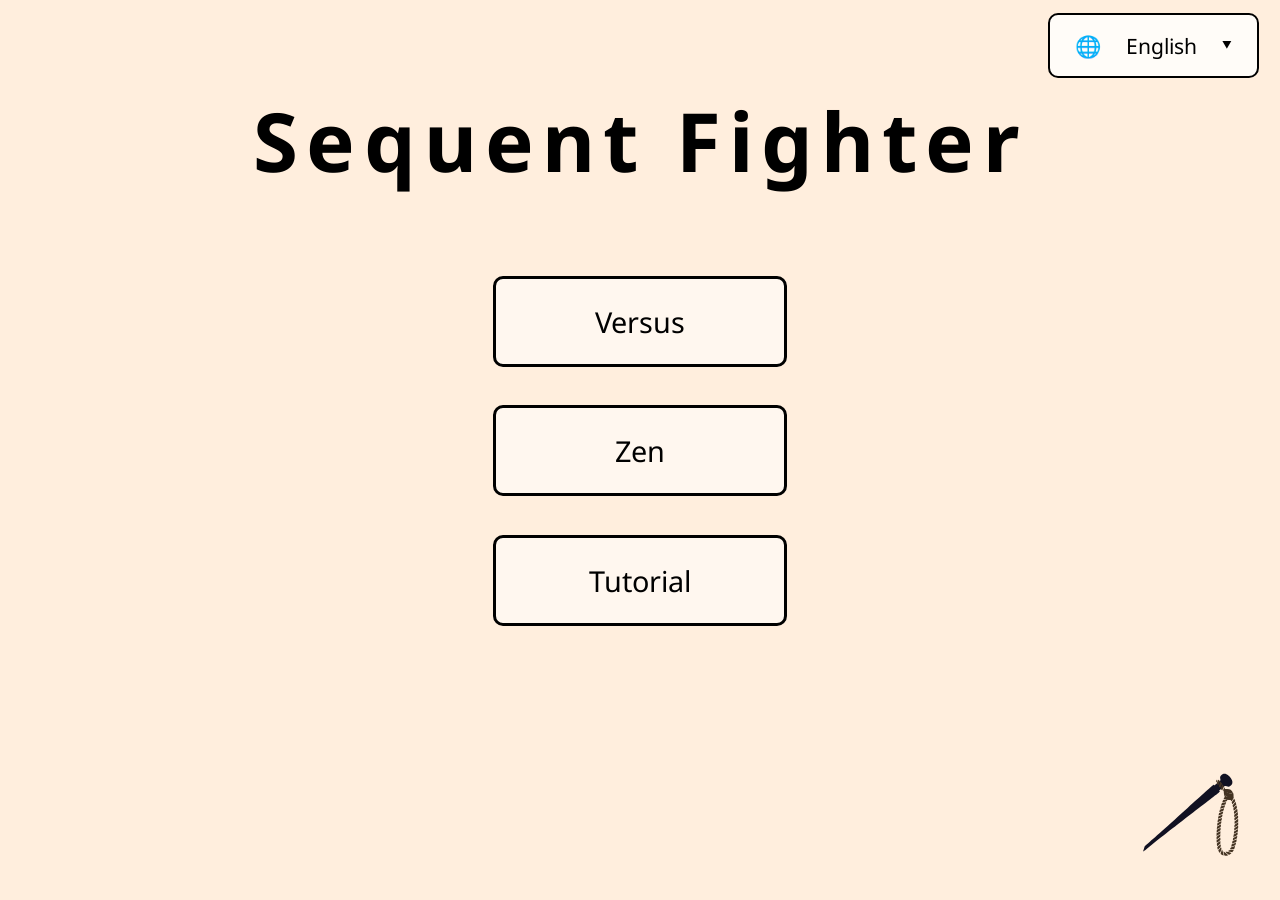
<file: sequent/index.html>
<!doctype html>
<html>
  <head>
    <meta name="viewport" content="width=device-width, initial-scale=1.0" />
    <meta
      name="theme-color"
      content="#ffeedd"
      media="(prefers-color-scheme: light)"
    />
    <meta
      name="theme-color"
      content="#332211"
      media="(prefers-color-scheme: dark)"
    />
    <title>Sequent Fighter</title>
    <link href="sequent.css" rel="stylesheet" />
    <script>
      document.documentElement.classList.add('loading')
    </script>
    <script type="module" src="sequent.js"></script>
  </head>
  <body id="body"></body>
</html>
</file>
<file: amoeba/style.css>
:root {
  color-scheme: light dark;
  --bg: #f6f4ef;
  --card: #ffffff;
  --ink: #1c1b18;
  --muted: #6f6a60;
  --line: #d9d4ca;
  --accent: #1c1b18;
}

@media (prefers-color-scheme: dark) {
  :root {
    --bg: #17161a;
    --card: #211f26;
    --ink: #eceae5;
    --muted: #97918a;
    --line: #37343e;
    --accent: #eceae5;
  }
}

* {
  box-sizing: border-box;
}

body {
  margin: 0;
  font-family: system-ui, sans-serif;
  background: var(--bg);
  color: var(--ink);
}

header {
  padding: 1.5rem 1.5rem 1rem;
  max-width: 72rem;
  margin: 0 auto;
}

.masthead {
  display: flex;
  align-items: baseline;
  gap: 1rem;
  margin-bottom: 1rem;
}

h1 {
  margin: 0;
  font-size: 1.4rem;
  letter-spacing: 0.01em;
}

.views {
  display: inline-flex;
  border: 1px solid var(--line);
  border-radius: 0.5rem;
  overflow: hidden;
  font-size: 0.9rem;
}

.views a {
  padding: 0.3rem 0.7rem;
  background: var(--card);
  color: var(--ink);
  text-decoration: none;
}

.views a + a {
  border-left: 1px solid var(--line);
}

.views a:hover {
  background: var(--line);
}

.views a.active {
  background: var(--accent);
  color: var(--bg);
}

.controls {
  display: flex;
  flex-wrap: wrap;
  gap: 1rem;
}

.control-group {
  display: flex;
  border: 1px solid var(--line);
  border-radius: 0.5rem;
  overflow: hidden;
}

.control-group button {
  font: inherit;
  padding: 0.35rem 0.7rem;
  border: none;
  background: var(--card);
  color: var(--ink);
  cursor: pointer;
}

.hidden {
  display: none;
}

.control-group button + button {
  border-left: 1px solid var(--line);
}

.control-group button:hover {
  background: var(--line);
}

.control-group button.active {
  background: var(--accent);
  color: var(--bg);
}

#status {
  margin: 0.8rem 0 0;
  color: var(--muted);
  min-height: 1.2em;
}

#gallery {
  max-width: 72rem;
  margin: 0 auto;
  padding: 0.5rem 1.5rem 3rem;
  display: grid;
  grid-template-columns: repeat(auto-fill, minmax(5.5rem, 1fr));
  gap: 0.6rem;
}

#gallery.big {
  grid-template-columns: repeat(auto-fill, minmax(18rem, 1fr));
}

.shape {
  background: var(--card);
  border: 1px solid var(--line);
  border-radius: 0.5rem;
  padding: 0.5rem;
  display: flex;
  align-items: center;
  justify-content: center;
  aspect-ratio: 1;
  transition: transform 80ms ease-out;
}

.shape:hover {
  transform: scale(1.6);
  position: relative;
  z-index: 1;
  box-shadow: 0 4px 16px rgba(0, 0, 0, 0.25);
}

.shape svg {
  width: 100%;
  height: 100%;
}

#graph {
  max-width: 72rem;
  margin: 0 auto;
  padding: 0.5rem 1.5rem 3rem;
  overflow-x: auto;
}

#graph svg {
  display: block;
  margin: 0 auto;
}

.g-edge {
  fill: none;
  stroke: var(--line);
  stroke-width: 1.5;
  transition: opacity 120ms ease-out;
}

.g-node {
  cursor: pointer;
  transition: opacity 120ms ease-out;
}

.g-node .card {
  fill: var(--card);
  stroke: var(--line);
}

svg.tree-mode .g-edge:not(.tree) {
  opacity: 0.25;
}

.g-edge.tree {
  stroke: var(--accent);
  stroke-width: 2;
  opacity: 1;
}

svg.focus .g-edge,
svg.focus .g-node {
  opacity: 0.12;
}

svg.focus .hl {
  opacity: 1;
}

.g-edge.hl {
  stroke: var(--accent);
  stroke-width: 2.5;
}

.g-node.hl .card {
  stroke: var(--accent);
}

.g-node.orphan .card {
  stroke: var(--muted);
  stroke-width: 2;
  stroke-dasharray: 5 4;
}

/* ---- game page: daylight petri-dish theme (design canvas 2026-08-20) ----
   Scoped to body.lab so the explorer devtool keeps the plain theme. */

body.lab {
  --lab-ink: oklch(30% 0.03 250);
  --lab-muted: oklch(51% 0.025 250); /* 4.5:1+ on card and page bg (WCAG AA) */
  --lab-card: oklch(98.5% 0.005 220);
  --lab-dish: oklch(92.5% 0.018 215);
  --lab-accent: oklch(52% 0.13 145);
  --lab-shadow: 0 3px 10px oklch(55% 0.03 240 / 0.2);
  color-scheme: light;
  background: radial-gradient(
      120% 90% at 50% 0%,
      oklch(97.5% 0.008 220),
      oklch(94% 0.014 225) 70%
    )
    fixed;
  color: var(--lab-ink);
  font-family: 'Nunito', system-ui, sans-serif;
  min-height: 100vh;
}

body.lab h1 {
  font-family: 'Space Grotesk', system-ui, sans-serif;
  font-weight: 700;
  font-size: 1.8rem;
  letter-spacing: 0.02em;
}

body.centered {
  display: flex;
  flex-direction: column;
  min-height: 100vh;
  min-height: 100dvh;
}

/* optical vertical centering: the game box is top-heavy (score and
   gate strip ride above the dish, nothing below it) and the dish
   casts its shadow downward, so a mathematically centered box reads
   as sitting too low — give the top a third of the slack and the
   bottom two thirds. Zero flex-basis keeps overflowing layouts
   (phones) unaffected. */
body.centered::before {
  content: '';
  flex: 1;
}

body.centered::after {
  content: '';
  flex: 2;
}

#game {
  /* the dish is sized by the viewport in both directions, so the rig
     never spills into a scroll bar: 5.5rem covers the page padding,
     the dish's own rim and a scroll-bar gutter horizontally; 13rem
     covers the padding, the score block, the instrument row (even
     wrapped to two lines) and the rim vertically; 9 / 16 is the
     board's aspect ratio */
  --dish-w: min(24rem, calc(100vw - 5.5rem), calc((100vh - 13rem) * 9 / 16));
  --dish-w: min(24rem, calc(100vw - 5.5rem), calc((100dvh - 13rem) * 9 / 16));
  max-width: 72rem;
  margin: 0 auto; /* vertical slack goes to body.centered's spacers */
  padding: 1.5rem;
  display: flex;
  gap: 1.5rem;
  justify-content: center;
  align-items: flex-start;
  flex-wrap: wrap;
}

/* phones: tighter page padding buys the dish back some width */
@media (max-width: 30rem) {
  #game {
    padding: 0.75rem;
    --dish-w: min(24rem, calc(100vw - 3.75rem), calc((100vh - 8rem) * 9 / 16));
    --dish-w: min(24rem, calc(100vw - 3.75rem), calc((100dvh - 8rem) * 9 / 16));
  }
}

/* stacked layouts (too narrow for the supply column to sit beside the
   dish): the dish leads, supply and outcomes follow below */
@media (max-width: 42rem) {
  #board-wrap {
    order: -1;
  }
}

/* the overlay anchors to the dish alone, so pause/game-over never
   covers the tier strip above it */
#dish {
  position: relative;
}

/* instrument row above the dish, all layouts: the LEDs form a tight
   bank on the left (their mutual gaps stay smaller than any other
   distance, so they group as one unit) and the level readout sits at
   the far right of the same row */
#strip-row {
  display: flex;
  align-items: center;
  flex-wrap: wrap;
  gap: 0.4rem 0.8rem;
  padding: 0 0.3rem;
  margin-bottom: 0.6rem;
}

#level-tag {
  margin-left: auto;
  font-size: 1rem;
  font-weight: 800;
  color: var(--lab-muted);
  text-transform: uppercase;
  letter-spacing: 0.12em;
  white-space: nowrap;
}

#tier-strip {
  display: flex;
  gap: 0.3rem;
}

#tier-strip span,
.tally-row .dot {
  width: 1.7em;
  height: 1.7em;
  border-radius: 50%;
  border: 2px solid transparent;
  display: flex;
  align-items: center;
  justify-content: center;
  font-family: 'Space Grotesk', system-ui, sans-serif;
  font-weight: 700;
  box-shadow: var(--lab-shadow);
}

#tier-strip .off,
.tally-row .off {
  border: 2px dashed var(--lab-muted);
  color: var(--lab-muted);
  opacity: 0.5;
  box-shadow: none;
}
#board {
  display: block;
  width: var(--dish-w, min(24rem, 90vw));
  border-radius: 26px;
  background: var(--lab-dish);
  padding: 10px;
  box-sizing: content-box;
  box-shadow:
    inset 0 3px 12px oklch(65% 0.03 230 / 0.4),
    0 6px 20px oklch(55% 0.03 240 / 0.22);
}

#board .board-bg {
  fill: var(--lab-dish);
}

/* the colony: the free-floating world size-12 blobs emigrate to, beyond
   the player's reach — a circular porthole under the score in the
   outcome panel, on the far side of the dish from the supply that fed
   them; the camera inside zooms out as the settlement grows */
/* bare instrument labels: next/hold/score and the colony sit directly
   on the page (no cards — only modal overlays keep the glass box) */
#supply h2,
#panel h2,
#colony-tag {
  display: block;
  line-height: 1.7;
  margin: 0 0 0.1rem;
  padding: 0 0.3rem;
  font-size: 1rem;
  font-weight: 800;
  color: var(--lab-muted);
  text-transform: uppercase;
  letter-spacing: 0.12em;
}

#colony {
  display: block;
  width: 100%;
  border-radius: 50%;
  background: var(--lab-dish);
  padding: 10px;
  box-shadow:
    inset 0 3px 12px oklch(65% 0.03 230 / 0.4),
    0 6px 20px oklch(55% 0.03 240 / 0.22);
}

#board .danger {
  fill: none;
  stroke: oklch(62% 0.13 355);
  stroke-width: 0.07;
  stroke-linecap: round;
  opacity: 0.8;
}

#board .ghost {
  opacity: 0.45;
}

#board .fresh,
#colony .fresh {
  animation: pulse 400ms ease-out;
}

@keyframes pulse {
  from {
    opacity: 0.2;
  }
  to {
    opacity: 1;
  }
}

.veil {
  position: absolute;
  inset: 0;
  display: flex;
  align-items: center;
  justify-content: center;
  /* frosted lab glass: the dish stays visible through the veil */
  background: oklch(96% 0.01 220 / 0.45);
  -webkit-backdrop-filter: blur(6px);
  backdrop-filter: blur(6px);
  border-radius: 26px;
}

.overlay-card {
  display: flex;
  flex-direction: column;
  align-items: center;
  justify-content: center;
  gap: 0.6rem;
  padding: 1.6rem 2rem;
  min-width: 12rem;
  min-height: 9rem;
  box-sizing: border-box;
  text-align: center;
}

.overlay-card p {
  font-size: 2.4rem;
}

/* the specimen tally (tally.js): the game-over card's field report,
   rarest size first — a .tally class, not an id, because the explorer
   game-over mock lays out several of them side by side. The card caps
   at the dish and only the ledger scrolls, so the title, score and
   restart button stay put */
#overlay .overlay-card {
  max-height: 100%;
}

/* a real four-column table (dot | name | dropped | merged): rows are
   display:contents so every cell joins the shared grid and the number
   columns align down the ledger instead of floating per row */
.tally {
  align-self: stretch;
  min-height: 0;
  overflow-y: auto;
  display: grid;
  grid-template-columns: auto minmax(0, 1fr) max-content max-content;
  align-items: center;
  column-gap: 0.6rem;
  row-gap: 0.3rem;
  padding: 0.2rem 0.1rem;
  text-align: left;
}

.tally:empty {
  display: none;
}

/* one micro head line shaped like the rows it explains ("dropped +
   merged"), in the same muted label voice as next/hold/score, so the
   split needs no legend. It spans the whole grid: per-column heads
   would set the number columns wider than the numbers */
.tally-head {
  grid-column: 1 / -1;
  justify-self: end;
  font-size: 0.62rem;
  font-weight: 800;
  text-transform: uppercase;
  letter-spacing: 0.1em;
  color: var(--lab-muted);
}

.tally-row {
  display: contents;
}

/* a breath between palette cycles: the row starting each chunk of 11
   (elderberry, reading down) gets extra space above it — applied to
   the cells, since a contents row has no box of its own */
.tally-row.cycle-top > * {
  margin-top: 0.45rem;
}

.tally-row .dot {
  font-size: 0.85rem;
}

.tally-row .name {
  font-size: 0.9rem;
  font-weight: 600;
  white-space: nowrap;
  /* the numbers own the right edge: a name that can't fit gives way
     with an ellipsis rather than pushing the count out of the card */
  min-width: 0;
  overflow: hidden;
  text-overflow: ellipsis;
}

/* eleven repeats of the species word shouldn't shout — the berry is
   the row's identity, amoeba/amonaut its quiet family name */
.tally-row .name .species {
  color: var(--lab-muted);
}

.tally-row.unseen .name {
  color: var(--lab-muted);
  font-style: italic;
}

.tally-row .dropped,
.tally-row .merged {
  font-family: 'Space Grotesk', system-ui, sans-serif;
  font-variant-numeric: tabular-nums;
  font-size: 0.9rem;
  white-space: nowrap;
  justify-self: end;
}

.tally-row .dropped,
.tally-row .merged .plus,
.tally-row.unseen .merged {
  font-weight: 600;
  color: var(--lab-muted);
}

.tally-row .merged {
  font-weight: 700;
}

.veil.hidden {
  display: none;
}

.help-card {
  align-items: stretch;
  /* never center: an overflowing flex column centered on the cross of
     its own scroll box clips its top unreachably */
  justify-content: flex-start;
  max-width: min(21rem, 85vw);
  max-height: 100%;
  overflow-y: auto;
  text-align: left;
}

.help-card h2 {
  text-align: center;
}

.help-card .rules p {
  font-size: 0.95rem;
  line-height: 1.45;
}

/* the keybind reference opens the help card in two tight columns */
.help-card .key-cols {
  display: flex;
  gap: 1.4rem;
  margin-bottom: 0.8rem;
}

.help-card .key-cols .keys {
  padding: 0;
  line-height: 1.5;
}

.help-card .rules p + p {
  margin-top: 0.55rem;
}

.help-card button {
  align-self: center;
}

.veil button {
  font: inherit;
  font-size: 1.1rem;
  font-weight: 800;
  padding: 0.5rem 1.3rem;
  border: none;
  border-radius: 22px;
  /* sweet cherry from the tier ladder, 9:1 on the light text */
  background: oklch(40% 0.15 12);
  color: oklch(97% 0.02 12);
  cursor: pointer;
  box-shadow: var(--lab-shadow);
}

#supply,
#panel {
  display: flex;
  flex-direction: column;
  gap: 0.8rem;
  width: 12rem;
}

.panel-box {
  background: var(--lab-card);
  border: none;
  border-radius: 18px;
  padding: 0.7rem 1rem;
  box-shadow: var(--lab-shadow);
}

.panel-box h2 {
  margin: 0 0 0.3rem;
  font-size: 1rem;
  font-weight: 800;
  color: var(--lab-muted);
  text-transform: uppercase;
  letter-spacing: 0.12em;
}

.panel-box p {
  margin: 0;
  font-family: 'Space Grotesk', system-ui, sans-serif;
  font-weight: 700;
  font-size: 1.4rem;
}

#next,
#hold {
  width: 3.5rem;
  height: 3.5rem;
  margin: 0.2rem 0 0 0.3rem; /* sit under the label's text indent */
}

/* the score is a lone number centered over the dish — no label:
   the one number that only ever grows explains itself */
#score-box {
  display: flex;
  justify-content: center;
  margin-bottom: 1rem;
}

#score {
  margin: 0;
  font-family: 'Space Grotesk', system-ui, sans-serif;
  font-weight: 700;
  font-size: 1.8rem;
  line-height: 1; /* trim the leading so the number hugs the page top */
  font-variant-numeric: tabular-nums; /* the live counter shouldn't shimmy */
}

#start-level {
  font: inherit;
  font-weight: 700;
  width: 100%;
  padding: 0.3rem 0.4rem;
  border: none;
  border-radius: 10px;
  background: var(--lab-dish);
  color: var(--lab-ink);
  cursor: pointer;
}

.keys {
  margin: 0;
  padding: 0 0.3rem;
  color: var(--lab-muted);
  line-height: 1.6;
}

/* desktop: a symmetric three-column rig, guideline-convention flavor —
   hold top-left and next top-right like every modern drop game, the
   level + gate strip riding on top of the dish, and the outcomes
   (score, colony) under next; equal 1fr flanks keep the dish itself
   centered on screen. This block sits AFTER the base component rules
   above so its overrides win the specificity tie. */
@media (min-width: 64rem) {
  #game {
    display: grid;
    grid-template-columns: 1fr auto 1fr;
    /* rows 1-2 are the score and the instrument strip above the dish;
       the flanks join at row 3 so their labels top-align with the
       dish rim */
    grid-template-rows: auto auto 1fr;
    gap: 0 1.5rem;
    align-items: start;
  }

  /* display:contents lets the score, the strip and the dish place
     themselves on the grid while narrow layouts keep the wrapper */
  #board-wrap {
    display: contents;
  }

  #score-box {
    grid-column: 2;
    grid-row: 1;
    width: calc(var(--dish-w) + 20px); /* dish rim included */
  }

  /* the strip keeps its stacked-layout styling (LED bank left, level
     readout right) and hugs the dish's width, so it wraps exactly
     when a short viewport shrinks the dish */
  #strip-row {
    grid-column: 2;
    grid-row: 2;
    width: calc(var(--dish-w) + 20px);
  }

  #dish {
    grid-column: 2;
    grid-row: 3;
  }

  #supply {
    grid-column: 1;
    grid-row: 3;
    justify-self: end;
    /* hug the dish: labels, slot and hint right-align against the
       game area */
    align-items: flex-end;
    text-align: right;
  }

  #hold {
    margin: 0.2rem 0.3rem 0 0; /* mirror the indent onto the right edge */
  }

  #panel {
    grid-column: 3;
    grid-row: 3;
    justify-self: start;
    width: 18rem; /* the porthole earns more room on desktop */
  }

  /* on short viewports the full-width porthole would spill past the
     fold — 12rem covers everything else in the right column (next,
     tag, page padding) */
  #colony {
    width: clamp(9rem, calc(100vh - 12rem), 100%);
    width: clamp(9rem, calc(100dvh - 12rem), 100%);
  }
}

/* ---- style guide (explorer/styleguide.html) ---- */

#guide {
  max-width: 72rem;
  margin: 0 auto;
  padding: 0.5rem 1.5rem 3rem;
  display: flex;
  flex-direction: column;
  gap: 1.2rem;
}

#guide section {
  background: var(--lab-card);
  border-radius: 18px;
  box-shadow: var(--lab-shadow);
  padding: 1.1rem 1.4rem;
}

#guide h2 {
  margin: 0 0 0.2rem;
  font-family: 'Space Grotesk', system-ui, sans-serif;
  font-size: 1.05rem;
}

#guide .hint {
  margin: 0 0 0.9rem;
  color: var(--lab-muted);
  font-size: 0.85rem;
  font-weight: 700;
}

#guide .rules {
  margin: 0;
  padding-left: 1.2rem;
  font-size: 0.9rem;
  line-height: 1.7;
}

/* the drop-indicator demo: cap the row at the dish's width (board plus
   its padding) so it lays out like the real instrument row */
#guide #strip-row {
  max-width: min(24rem + 20px, 90vw);
  margin-bottom: 1rem;
}

.spec-row {
  display: flex;
  flex-wrap: wrap;
  gap: 1.1rem;
  align-items: flex-end;
}

.spec {
  display: flex;
  flex-direction: column;
  align-items: center;
  gap: 0.2rem;
  text-align: center;
}

.spec-name {
  font-family: 'Space Grotesk', system-ui, sans-serif;
  font-weight: 700;
  font-size: 0.9rem;
}

.spec-sub {
  color: var(--lab-muted);
  font-size: 0.72rem;
  font-weight: 700;
}

.pop-note {
  justify-content: flex-end;
  max-width: 11rem;
}

.stage {
  background: var(--lab-dish);
  border-radius: 14px;
  padding: 0.6rem;
  box-shadow: inset 0 2px 8px oklch(65% 0.03 230 / 0.35);
  display: flex;
  align-items: center;
  justify-content: center;
}

.stage svg {
  display: block;
}

.guide-pulse {
  animation: pulse 1.2s ease-out infinite;
}

#reroll {
  font: inherit;
  font-weight: 800;
  font-size: 0.8rem;
  margin-bottom: 0.7rem;
  padding: 0.35rem 0.9rem;
  border: none;
  border-radius: 16px;
  background: var(--lab-accent);
  color: oklch(98% 0.01 145);
  cursor: pointer;
  box-shadow: var(--lab-shadow);
}

.tier-row {
  display: flex;
  align-items: center;
  gap: 0.7rem;
  flex-wrap: wrap;
  padding: 0.45rem 0;
  border-top: 1px solid oklch(90% 0.01 220);
}

.tier-row .tier-tag {
  width: 7.5rem;
  flex: none;
  text-align: left;
}

.tier-row .stage {
  padding: 0.35rem;
}

#palette {
  border-collapse: collapse;
  font-size: 0.85rem;
}

#palette th {
  text-align: left;
  color: var(--lab-muted);
  font-size: 0.7rem;
  text-transform: uppercase;
  letter-spacing: 0.1em;
  padding: 0.3rem 1rem 0.3rem 0;
}

#palette td {
  padding: 0.3rem 1rem 0.3rem 0;
  border-top: 1px solid oklch(90% 0.01 220);
}

#palette .chip {
  display: inline-block;
  width: 1rem;
  height: 1rem;
  border-radius: 50%;
  vertical-align: -0.2rem;
  margin-right: 0.4rem;
  box-shadow: inset 0 0 0 1px oklch(0% 0 0 / 0.15);
}

#palette code {
  font-size: 0.75rem;
  color: var(--lab-muted);
}
</file>
<file: poolpool/assets/index-smx-nkGg.css>
*{box-sizing:border-box}html,body{margin:0;height:100%;overflow:hidden;background:#14181c;color:#dfe6ec;font:14px/1.4 system-ui,sans-serif}#app{display:flex;height:100%}#viewport{flex:1;position:relative;min-width:0}#viewport canvas{display:block}.shot-panel{width:250px;padding:14px;background:#1d242b;border-left:1px solid #2c353d;overflow-y:auto;flex-shrink:0}.shot-panel h2{margin:0 0 10px;font-size:16px}.row{display:flex;align-items:center;gap:6px;margin-bottom:10px}.row label{width:68px;flex-shrink:0;font-size:12px;color:#9fb0bd}.row input[type=range]{flex:1;min-width:0}.num{width:64px;background:#12171c;color:#dfe6ec;border:1px solid #2c353d;border-radius:4px;padding:3px 5px}button{background:#2c353d;color:#dfe6ec;border:1px solid #3b4652;border-radius:5px;padding:5px 10px;cursor:pointer}button:hover{background:#37424c}button:disabled{opacity:.4;cursor:default}button.commit{background:#2e7d32;border-color:#3a9440;font-weight:600;flex:1}button.commit:hover{background:#379140}.presets{justify-content:space-between}.presets button{flex:1;font-size:12px;padding:4px 0}.tip-widget{display:block;margin:0 auto 6px;cursor:crosshair;touch-action:none}.transport[hidden]{display:none}.transport{position:absolute;left:50%;bottom:16px;transform:translate(-50%);display:flex;align-items:center;gap:8px;background:#141a1feb;border:1px solid #2c353d;border-radius:8px;padding:8px 12px}.transport input[type=range]{width:260px}.transport .time{font-variant-numeric:tabular-nums;font-size:12px;color:#9fb0bd;min-width:90px}.transport select{background:#12171c;color:#dfe6ec;border:1px solid #2c353d;border-radius:4px;padding:3px}.hud{position:absolute;left:12px;top:10px;pointer-events:none;font-size:13px}.hud-turn{font-weight:600;font-size:15px}.hud-balls{color:#9fb0bd;font-size:12px;margin-top:2px}.hud-note{color:#e8b339;margin-top:2px}.hud-ruling{margin-top:6px;font-weight:600}.hud-ruling[data-kind=foul]{color:#e57373}.hud-ruling[data-kind=loss]{color:#ff5252}.hud-ruling[data-kind=win]{color:#69f0ae}.hud-ruling[data-kind=good]{color:#9ccc65}.hud-ruling[data-kind=neutral]{color:#9fb0bd}.winner-overlay[hidden]{display:none}.winner-overlay{position:fixed;top:0;right:0;bottom:0;left:0;display:flex;flex-direction:column;align-items:center;justify-content:center;gap:16px;background:#0a0e11d1;pointer-events:auto;z-index:10}.winner-text{font-size:26px;font-weight:700}.cam-toggle{position:absolute;right:12px;top:10px}
</file>
<file: sequent/sequent.css>
@import url('https://fonts.googleapis.com/css2?family=Noto+Sans+Math&family=Noto+Sans:ital,wght@0,100..900;1,100..900&display=swap');

:root {
  --gaze-color: #48f;
  --branch-color: #fca;
  --misc-color: transparent;
  /* The ink the game is drawn with: text, borders, the inference line,
     dark button fills. Hairline is the faint rule/divider alpha; the
     veil is the near-opaque shroud behind dialogs — paper-veil's dark
     counterpart. */
  --ink: #000;
  --ink-hairline: #0003;
  --ink-veil: #000e;
  /* The formula-ink ladder: alpha-only steps of the ink — hue on glyphs
     is out. Inner connectives and parentheses darkest, outermost
     connectives paler, the connective an inference consumed palest. */
  --ink-inner: #000b;
  --ink-outermost: #0008;
  --ink-consumed: #0005;
  /* The parchment the game is drawn on: page ground, button and badge
     fills, fade gradients, and text knocked out of ink surfaces. The
     veil is the same paper made translucent for overlays. */
  --paper: #ffeedd;
  --paper-veil: #ffeeddf0;
  /* Interactive chrome: the translucent white ladder of button and
     panel fills, faint to solid. Solid doubles as text knocked out of
     ink surfaces. */
  --chrome-faint: #fff2;
  --chrome-wash: #fff4;
  --chrome: #fff8;
  --chrome-strong: #fffc;
  --chrome-solid: #fff;
  /* Meaning-carrying accents (gaze and branch are the two named above).
     Goal highlight is the branch color at two-thirds alpha — the active
     sequent's chip. Selection outlines the cursored control; hot marks
     the parked gaze group; the LED trio lights the toggles; keycap fills
     the cold key-hint badges. */
  --goal-highlight: #fcaa;
  --selection: #f80;
  --hot: #c33;
  --led-on: #f22;
  --led-glow: #f66;
  --led-off: #400;
  --keycap: #36c;
  /* The rule cards and the leather furniture around them: card body,
     border, schema text, and drop shadow; leather borders on badges and
     the owl bubble, the dark leather of the active level row, and the
     pale pin marker on leather. */
  --card: #d4b896;
  --card-border: #8a6f4a;
  --card-text: #3a2a14;
  --card-shadow: rgba(80, 50, 20, 0.25);
  --leather: #964;
  --leather-dark: #420;
  --leather-pin: #fc8;
  /* Utility grays and translucent ink: hairline dividers in the versus
     and thermometer furniture, the ghost inference line, text on branch
     badges, the lifted hover of the ink button, and ink washes used as
     shadows, scrims, and underlines. */
  --divider: #ccc;
  --divider-faint: #e3e3e3;
  --badge-text: #444;
  --ink-hover: #222;
  --ghost-line: #666;
  --ink-shadow: rgba(0, 0, 0, 0.6);
  --ink-wash-strong: rgba(0, 0, 0, 0.3);
  --ink-wash: rgba(0, 0, 0, 0.15);
  --ink-wash-faint: rgba(0, 0, 0, 0.1);
}

html {
  height: 100%;
  overflow: hidden;
}
body {
  background-color: var(--paper);
  font-family: 'Noto Sans', 'Noto Sans Math', sans-serif;
  font-optical-sizing: auto;
  font-weight: 400;
  font-style: normal;
  font-variation-settings: 'wdth' 100;
  /* Pinned in px: game surfaces (tree, controls, HUD) hold still under
     browser/OS text zoom — the tree has its own zoom camera. Reading
     surfaces opt into rem (owl bubble, system docs, gallery doc) so the
     text-size preference enlarges only them. 19.2px = the 1.2em this
     computed to at the 16px default root. */
  font-size: 19.2px;
  height: 100%;
  overflow: hidden;
  overscroll-behavior: none;
  margin: 0;
  user-select: none;
}
html.loading body {
  visibility: hidden;
}
.bench {
  width: 100vw;
  height: 100dvh;
  box-sizing: border-box;
  padding: 0.5em 0;
  position: relative;
  display: grid;
  grid-template-rows: min-content min-content 1fr min-content;
  grid-template-columns: min-content minmax(0, 1fr) min-content;
  grid-template-areas:
    'topbar   topbar topbar'
    'left     main   right'
    'left     status right'
    'controls controls controls';
  container-type: inline-size;
  container-name: bench;
}
.bench.rules-hidden .left .rule:not(.pinned),
.bench.rules-hidden .main .rule:not(.pinned),
.bench.rules-hidden .right .rule:not(.pinned) {
  display: none;
}
.bench-topbar {
  grid-area: topbar;
  display: grid;
  grid-template-columns: 1fr auto 1fr;
  align-items: start;
  padding: 0 0.5em 1em;
}
.bench-topbar-left {
  display: flex;
  align-items: center;
}
.bench-topbar-right {
  display: flex;
  justify-content: flex-end;
  align-items: center;
}
.bench-topbar .quiz-menu-btn {
  position: relative;
  width: 1.2em;
  height: 1.2em;
  line-height: 1.2em;
  border-color: transparent;
}
.bench-topbar .bench-rules-btn {
  position: relative;
  width: 1.2em;
  height: 1.2em;
  line-height: 1.2em;
  border-color: transparent;
}
.bench-topbar-center {
  display: flex;
  justify-content: center;
  align-items: start;
}
.bench-zoom {
  display: flex;
  gap: 0.5em;
}
.bench-zoom .button {
  position: relative;
  font-family: inherit;
  /* Not monospace (family inherit), so the pre.button monospace size
     below must not apply here. */
  font-size: 1.2em;
  height: 1.2em;
  line-height: 1.2em;
  border-color: transparent;
}
.bench-zoom .button.zoom-reset {
  width: 1.2em;
}
.bench-zoom .button.zoom-step {
  width: 1.9em;
  padding-left: 0;
  padding-right: 0;
}

/* A centered row of groups (Lemma · Branch · Gaze) with free space at the outer
   edges; each group wraps onto its own line once they no longer all fit. */
.controls {
  grid-area: controls;
  position: relative;
  z-index: 4;
  display: flex;
  flex-wrap: wrap;
  justify-content: center;
  align-items: flex-start;
  gap: 0.5em 1em;
  padding: 20px 0.5em 0.5em;
}
@container bench (min-width: 640px) {
  .bench {
    padding: 1em 0;
  }
  .bench-topbar {
    padding-left: 1em;
    padding-right: 1em;
  }
  .controls .button {
    min-width: 1.5em;
  }
  .controls {
    padding-left: 1em;
    padding-right: 1em;
  }
}
.controls-group {
  display: flex;
  flex-direction: row;
  gap: 0.5em;
  border-bottom: 0.5em solid var(--ink-wash-faint);
  padding-bottom: 0.5em;
}
.controls-group.gaze {
  border-bottom-color: var(--gaze-color);
}
.controls-group.hot {
  border-bottom-color: var(--hot);
}
.controls-nav {
  border-bottom-color: var(--branch-color);
}
.controls-misc {
  border-bottom-color: var(--misc-color);
}
.controls-undo-inner {
  display: contents;
}
/* A control the current beat just revealed announces itself once: motion
   only (hue carries standing meaning; motion carries events), a triple
   pulse on arrival. The same element is the keycap legend under
   keyboard/gamepad input, so the pulse bridges the owl's "do X" to the
   key that does it. */
@keyframes control-unlock {
  0%,
  14%,
  100% {
    transform: scale(1);
  }
  7% {
    transform: scale(1.12);
  }
}
/* The teaching beat's key control bounces on the same slow heartbeat as
   the board referent until the verb has been used — offset half a cycle
   so the pair reads as a gesture: the thing, then the verb. */
.just-unlocked {
  animation: control-unlock 4s ease-in-out 3.2s infinite;
}
/* The owl's referent pulse: while a beat's board sits untouched under the
   lesson text, the board element the lesson talks about — the closing
   pair flanking the gate, the outermost connective — bounces on a slow
   heartbeat: one bounce, then a long rest. The reader's eyes are on the
   bubble, so a single burst would play unseen; the repeat means a bounce
   arrives shortly after they look up. The first move ends it (the class
   stops being applied). Motion only: hue on glyphs reads as a foreign
   object in the ink. */
@keyframes owl-pulse-glyph {
  0%,
  14%,
  100% {
    transform: scale(1);
  }
  7% {
    transform: scale(1.3);
  }
}
@keyframes owl-pulse-sequent {
  0%,
  14%,
  100% {
    transform: scale(1);
  }
  7% {
    transform: scale(1.06);
  }
}
@keyframes owl-pulse-formula {
  0%,
  14%,
  100% {
    transform: scale(1);
  }
  7% {
    transform: scale(1.15);
  }
}
.connective.owl-pulse {
  /* Transforms don't apply to inline boxes; the box is a single glyph, so
     no layout shifts. */
  display: inline-block;
  animation: owl-pulse-glyph 4s ease-in-out 1.2s infinite;
}
/* An extra sentence on the Drop beat, wrapped at announce time. */
.owl-formula.owl-pulse {
  display: inline-block;
  animation: owl-pulse-formula 4s ease-in-out 1.2s infinite;
}
.tree-sequent.owl-pulse {
  animation: owl-pulse-sequent 4s ease-in-out 1.2s infinite;
}
@media (prefers-reduced-motion: reduce) {
  .just-unlocked,
  .owl-pulse {
    animation: none;
  }
}
.main {
  grid-area: main;
  justify-content: center;
  align-items: center;
  display: flex;
  flex-direction: row;
  flex-wrap: wrap;
  gap: 1em;
  z-index: 1;
}
.left {
  grid-area: left;
  text-align: center;
  display: flex;
  flex-direction: column;
  gap: 1em;
  z-index: 1;
  padding-left: 1em;
  padding-right: 25px;
  overflow-y: auto;
  min-height: 0;
  direction: rtl;
}
.left > * {
  direction: ltr;
}
.right {
  grid-area: right;
  text-align: center;
  display: flex;
  flex-direction: column;
  gap: 1em;
  z-index: 1;
  padding-right: 1em;
  padding-left: 25px;
  overflow-y: auto;
  min-height: 0;
}
.playarea {
  --base-tree-zoom: 1;
  grid-column: 1 / -1;
  grid-row: 2 / 4;
  display: flex;
  flex-direction: column;
  overflow: auto;
  align-items: safe center;
  justify-content: safe end;
  min-height: 0;
  scroll-behavior: smooth;
  padding: 4em 16em 6em 16em;
  scroll-padding: 4em 16em 6em 16em;
  scrollbar-width: none;
  mask-image: linear-gradient(
    to bottom,
    transparent,
    black 6em,
    black calc(100% - 6em),
    transparent
  );
  -webkit-mask-image: linear-gradient(
    to bottom,
    transparent,
    black 6em,
    black calc(100% - 6em),
    transparent
  );
}
.playarea::-webkit-scrollbar {
  display: none;
}
.playarea.solved {
  padding-bottom: 1em;
  scroll-padding-bottom: 1em;
  mask-image: none;
  -webkit-mask-image: none;
}
.hud {
  position: relative;
  font-variant-numeric: tabular-nums;
  font-size: 1.6em;
  opacity: 0.6;
  user-select: text;
  text-align: center;
}
.rule {
  position: relative;
  min-width: 260px;
}
.key-hint {
  background: var(--ink);
  color: var(--chrome-solid);
  text-transform: uppercase;
  font-family: monospace;
  font-size: calc(1em * 13 / 16);
  font-weight: bold;
  line-height: 40px;
  width: 40px;
  height: 40px;
  text-align: center;
  border-radius: 20px;
  padding: 0;
  box-sizing: border-box;
  vertical-align: middle;
}
.left .rule > .key-hint {
  position: absolute;
  top: 0;
  right: -20px;
}
.left .rule .gaze-hint-stack {
  position: absolute;
  top: 45px;
  left: 100%;
  transform: translateX(-50%);
  display: flex;
  flex-direction: row;
  align-items: center;
  gap: 5px;
}
.right .rule > .key-hint {
  position: absolute;
  top: 0;
  left: -20px;
}
.right .rule .gaze-hint-stack {
  position: absolute;
  top: 45px;
  right: 100%;
  transform: translateX(50%);
  display: flex;
  flex-direction: row;
  align-items: center;
  gap: 5px;
}
.key-hint.cold {
  background: var(--keycap);
}
.key-hint.cold.ghost {
  opacity: 0.2;
}
.key-hint.wide {
  width: auto;
  min-width: 40px;
  padding: 0 8px;
  border-radius: 999px;
}
/* Rule-card key hints (the primary keybind badge, not the nested gaze stack)
   take the branch accent. */
.rule > .key-hint {
  background: var(--branch-color);
  color: var(--badge-text);
}
.main .rule .key-hint {
  position: absolute;
  bottom: -20px;
  left: 20px;
}

/* Single-player: the control bar doubles as the controls legend. With
   pointer/touch active it is the clickable button row; when a keyboard or
   gamepad is the active device the same bar drops its pressable chrome and
   reveals each verb's gaze-family binding via .legend-bind chips — same
   slot, same verbs, same disabled-state dimming, so the layout never shifts
   on a device flip. The lemma editor bar is exempt: it is the editor
   itself, interactive on every device. Congrats buttons likewise stay
   interactive. Scoped to .mode-single so Versus is unaffected. */
html.mode-single:not(.input-pointer)
  .controls:not(:has(.congrabuttons)):not(.lemma-editor)
  .button {
  pointer-events: none;
  background-color: transparent;
  border-color: transparent;
  color: inherit;
}
html.mode-single:not(.input-pointer) .bench-topbar .quiz-menu-btn,
html.mode-single:not(.input-pointer) .bench-topbar .bench-rules-btn,
html.mode-single:not(.input-pointer) .bench-topbar .bench-zoom {
  visibility: hidden;
}

.button {
  user-select: none;
  cursor: pointer;
  position: relative;
  background-color: var(--chrome);
  border: 3px solid var(--ink);
  border-radius: 10px;
  display: inline-block;
  text-align: center;
  font-size: 1.2em;
  padding: 0.6em;
  opacity: 1;
  text-wrap: nowrap;
  margin: 0;
}
/* Blink draws generic-monospace text at 13/16 of the derived size as long
   as the font-size chain stays relative to the root default; pinning the
   body in px turns that adjustment off. The calc(… * 13 / 16) sizes here
   and below re-state what the adjustment used to produce, so the pinned
   body renders monospace text at exactly the old sizes. */
pre.button {
  font-size: calc(1.2em * 13 / 16);
}
.button.mutating {
  background-color: var(--ink);
  border-color: var(--ink);
  color: var(--paper);
}
.button:not(.disabled):hover {
  background-color: var(--chrome-solid);
}
.button.mutating:not(.disabled):hover {
  background-color: var(--ink-hover);
}
.button.active,
.button.active:hover {
  background-color: var(--paper);
  border-color: var(--selection);
}
.button.disabled {
  cursor: default;
  opacity: 0.5;
}
/* Key-legend chips inside control-bar buttons: latent while pointer/touch is
   active (the buttons are self-evident), revealed per device otherwise —
   keyboard shows key labels, gamepad shows pad glyphs. Absolutely positioned
   above the verb so the chips never participate in layout: a device flip
   swaps chrome for chips without reflowing the bar. Keycap look. */
.legend-bind {
  display: none;
  position: absolute;
  top: -1.1em;
  left: 50%;
  transform: translateX(-50%);
  font-size: 1em;
  line-height: 1.4;
  min-width: 1em;
  border: 1px solid var(--leather);
  border-radius: 5px;
  padding: 0 0.3em;
  background-color: var(--paper);
  color: var(--ink);
  white-space: nowrap;
}
html.mode-single.input-keyboard .controls .legend-bind.for-keyboard,
html.mode-single.input-gamepad .controls .legend-bind.for-gamepad {
  display: inline-block;
}
.rule.hint {
  user-select: text;
  cursor: default;
  background-color: var(--card);
  border: 3px solid var(--card-border);
  border-radius: 6px;
  display: inline-block;
  text-align: center;
  font-size: calc(1.2em * 13 / 16);
  padding: 0.6em;
  text-wrap: nowrap;
  margin: 0;
  color: var(--card-text);
  box-shadow: 1px 1px 0 var(--card-shadow);
}
.rule.disabled {
  opacity: 0.5;
}
.rule.disabled > .key-hint,
.rule.disabled > .gaze-hint-stack {
  visibility: hidden;
}
.button.toggle {
  position: relative;
}
.button.toggle .led {
  position: absolute;
  top: 5px;
  right: 6px;
  width: 10px;
  height: 4px;
  border-radius: 1px;
  background-color: var(--led-off);
  box-shadow: inset 0 0 1px var(--ink-shadow);
}
.button.toggle .led.on {
  background-color: var(--led-on);
  box-shadow:
    0 0 4px var(--led-on),
    0 0 8px var(--led-glow);
}
.hurray {
  grid-column: 1 / -1;
  grid-row: 1;
  position: absolute;
  top: 4em;
  left: 0;
  right: 0;
  font-size: 2em;
  text-align: center;
  z-index: 1;
  white-space: nowrap;
  filter: sepia(1) saturate(3) brightness(1.05);
  user-select: text;
}
.par {
  position: absolute;
  top: 100%;
  left: 50%;
  transform: translateX(-50%);
  white-space: nowrap;
  font-variant-numeric: tabular-nums;
  opacity: 0.7;
  margin-top: 0.3em;
}
.breakdown {
  font-size: 0.7em;
}
.close {
  position: fixed;
  top: 0.4em;
  right: 1em;
}
.lang-switcher {
  position: fixed;
  top: 0.6em;
  right: 1em;
  z-index: 30;
  color: var(--ink);
  user-select: none;
  font-size: 1.1em;
}
.lang-switcher-button {
  cursor: pointer;
  padding: 0.7em 1.2em;
  background-color: var(--chrome-strong);
  border: 2px solid var(--ink);
  border-radius: 10px;
  min-width: 10em;
  box-sizing: border-box;
  white-space: nowrap;
  display: flex;
  justify-content: space-between;
  align-items: center;
  gap: 0.5em;
}
.lang-switcher-button:hover {
  background-color: var(--chrome-solid);
}
.lang-switcher-menu {
  position: absolute;
  top: 100%;
  right: 0;
  margin-top: 0.4em;
  padding: 0 0 0.8em 0;
  background-color: var(--chrome-solid);
  border: 2px solid var(--ink);
  border-radius: 10px;
  min-width: 100%;
  box-sizing: border-box;
  white-space: nowrap;
  overflow: hidden;
}
.lang-switcher-menu[hidden] {
  display: none;
}
.lang-switcher-item {
  cursor: pointer;
  padding: 0.7em 1.4em;
}
.lang-switcher-item:hover {
  background-color: var(--paper);
}
.lang-switcher-item.active {
  font-weight: bold;
}
.lang-switcher-menu hr {
  margin: 0;
  border: none;
  border-top: 1px solid var(--ink-hairline);
}
.congrabuttons {
  display: flex;
  gap: 1em;
}
.congrabuttons .button {
  position: relative;
}
.button-label {
  user-select: none;
}
.button-label.short {
  display: none;
}
.rule-label {
  user-select: text;
}
.rule-label.short {
  display: none;
}
.shroud {
  position: fixed;
  top: 0;
  right: 0;
  bottom: 0;
  left: 0;
  z-index: 10;
  background-color: var(--ink-veil);
  display: flex;
  align-items: center;
  justify-content: center;
}
.pause-shroud {
  z-index: 20;
}
.pause-popup {
  background-color: var(--chrome-faint);
  border: 4px solid var(--selection);
  border-radius: 20px;
  padding: 3em 4em;
  color: var(--chrome-solid);
  display: flex;
  flex-direction: column;
  align-items: center;
  gap: 2em;
}
.pause-title {
  font-size: 2em;
  font-weight: bold;
  user-select: text;
}
.pause-buttons {
  display: flex;
  flex-direction: column;
  align-items: stretch;
  gap: 1em;
}
.pause-buttons .button {
  position: relative;
  padding: 1em 1.2em;
  color: var(--ink);
  opacity: 1;
}
.pause-buttons .button.disabled {
  opacity: 0.5;
}
.pause-buttons-spacer {
  height: 1em;
}
/* The Match Setup confirm step's warning line: what the swap will cost,
   stated before it happens. */
.pause-note {
  max-width: 16em;
  text-align: center;
  line-height: 1.4;
}
.level-select {
  position: absolute;
  width: 80%;
  height: 80%;
  background-color: var(--chrome-faint);
  border: 4px solid var(--selection);
  border-radius: 40px;
  padding: 2em 0;
  overflow: auto;
  color: var(--chrome-solid);
}
.levels {
  display: table;
  width: 100%;
}
.level {
  display: table-row;
  line-height: 1.8em;
}
.level.active {
  background-color: var(--leather-dark);
}
.level:hover {
  background-color: var(--leather);
  cursor: pointer;
}
.level .title {
  display: table-cell;
  padding: 0 1em;
}
.level .rules {
  display: table-cell;
  text-align: left;
}
.level .goal {
  display: table-cell;
  text-align: right;
  padding-right: 1em;
}
.level .pinned {
  color: var(--leather-pin);
}

.random-config {
  width: 100vw;
  height: 100vh;
  display: flex;
  flex-direction: column;
  align-items: center;
  box-sizing: border-box;
  padding: 2em;
  gap: 1.5em;
  overflow-y: auto;
}
.config-title {
  font-size: 2em;
  font-weight: bold;
  text-align: left;
  align-self: stretch;
  padding-left: 0.5em;
  user-select: text;
}
.config-preview-list {
  display: flex;
  flex-direction: column;
  gap: 0.3em;
  max-height: 70vh;
  overflow-x: visible;
  overflow-y: hidden;
}
.config-preview-item {
  padding: 0.3em 0.5em;
  display: flex;
  align-items: baseline;
  gap: 0.5em;
  user-select: text;
}
.config-preview-count {
  min-width: 1.5em;
  text-align: right;
  opacity: 0.6;
  flex-shrink: 0;
}
.config-preview-item.approximate {
  opacity: 0.4;
}
.config-subsection-title {
  font-size: 1.1em;
  font-weight: bold;
  margin-top: 0.5em;
  user-select: text;
}
.config-toggles {
  display: flex;
  flex-wrap: wrap;
  gap: 0.4em;
  margin: 0.3em 0;
}
.config-toggles .button {
  width: 2.5em;
  height: 2.5em;
  padding: 0;
  display: flex;
  align-items: center;
  justify-content: center;
}
.config-row {
  display: flex;
  align-items: center;
  justify-content: space-between;
  gap: 1em;
}
.config-label {
  flex: 1;
  user-select: text;
  cursor: text;
}
.config-input {
  width: 5em;
  font-size: 1em;
  padding: 0.3em 0.5em;
  border: 2px solid var(--ink-hairline);
  border-radius: 6px;
  background: var(--chrome-strong);
  font-family: inherit;
  text-align: right;
  user-select: text;
}
.config-input:focus {
  outline: none;
  border-color: var(--selection);
}
.config-buttons {
  display: flex;
  gap: 1em;
}
.config-buttons .button {
  padding: 0.6em 2em;
  min-width: 5em;
}
/* Expander: a slim disclosure bar that unfolds a framed annex panel in
   place; the unfolded body itself signals the open state. The header borrows
   .button chrome but flattens into a full-width bar, so the panel reads as
   quiet furniture rather than a primary action. */
.expander {
  width: min(28em, 100%);
  box-sizing: border-box;
  background-color: var(--chrome);
  border: 3px solid var(--selection);
  border-radius: 20px;
}
.expander-header.button {
  display: block;
  border: none;
  background: none;
  border-radius: 17px;
  font-size: 1em;
  padding: 0.5em 1em;
}
.expander-body {
  display: flex;
  flex-direction: column;
  gap: 1.2em;
  padding: 0.5em 2em 1.5em;
}
.expander-body .config-toggles {
  margin: 0;
  justify-content: flex-end;
}
/* Stacked rows put the label above the control at every width, for controls
   (like a full toggle strip) that no locale's label leaves room for. The
   strip keeps the annex's control alignment: label left, buttons right. */
.expander-body .config-row-stacked {
  flex-direction: column;
  align-items: stretch;
  gap: 0.4em;
}
/* No scroller of its own: the list lives in the page scroll, but its height
   must not depend on its contents — entries keep to one line each (an
   overlong formula just clips at the panel edge) and the reserve covers a
   full batch — so filling or restarting the search never moves the page
   under the pointer. */
.expander-body .config-preview-list {
  min-height: 24em;
  max-height: none;
  overflow-x: hidden;
}
.expander-body .config-preview-item {
  white-space: nowrap;
}
@media (max-width: 600px) {
  .expander-body .config-row {
    flex-direction: column;
    align-items: stretch;
    gap: 0.4em;
  }
  .expander-body .config-toggles {
    justify-content: flex-start;
  }
}

/* Versus config: title over one framed card, placed at the golden section
   like the main menu; the Advanced expander below the card discloses the
   generator settings and preview. The spacer floors mirror .menu's: the top
   one reserves room for the fixed language switcher. */
.config-simple {
  justify-content: flex-start;
}
.config-simple::before,
.config-simple::after {
  content: '';
  flex-basis: 0;
  flex-shrink: 1;
}
.config-simple::before {
  flex-grow: 1;
  min-height: 4rem;
}
.config-simple::after {
  flex-grow: 1.618;
}
.config-simple .config-title {
  text-align: center;
  align-self: center;
  padding-left: 0;
}
.config-card {
  display: flex;
  flex-direction: column;
  gap: 1.2em;
  width: min(28em, 100%);
  box-sizing: border-box;
  padding: 1.5em 2em;
  background-color: var(--chrome);
  border: 4px solid var(--selection);
  border-radius: 20px;
}
.config-card .config-toggles {
  margin: 0;
  justify-content: flex-end;
}
.config-card .config-buttons {
  margin-top: 0.3em;
}
.config-card .config-buttons .button {
  flex: 1;
  text-align: center;
}
/* Narrow screens: the label-left / control-right rows would squeeze the
   picker grid into a ragged wrap, so each row collapses to label above
   control instead. */
@media (max-width: 600px) {
  .config-card .config-row {
    flex-direction: column;
    align-items: stretch;
    gap: 0.4em;
  }
  .config-card .config-toggles {
    justify-content: flex-start;
  }
}

.menu {
  width: 100vw;
  height: 100vh;
  box-sizing: border-box;
  padding: 0 1rem;
  overflow-y: auto;
  display: flex;
  flex-direction: column;
  align-items: center;
  justify-content: flex-start;
  /* Spacing is carried by the golden spacers below, not by a uniform gap. */
  gap: 0;
}
/* The composition anchors near the top: the upper spacer is a fixed reserve
   for the position:fixed language switcher (never grows, so the title can't
   slide under the switcher), and the lower spacer soaks up all remaining
   space. Vertical breathing inside the block comes from the title's
   viewport-relative margin instead. */
.menu::before,
.menu::after {
  content: '';
  flex-basis: 0;
  flex-shrink: 1;
}
.menu::before {
  min-height: 6rem;
}
.menu::after {
  flex-grow: 1;
}
.system {
  width: 100vw;
  height: 100vh;
  display: flex;
  flex-direction: column;
  align-items: stretch;
  box-sizing: border-box;
  padding: 1em;
  gap: 1em;
  overflow: hidden;
}
.system-title {
  font-size: 2em;
  font-weight: bold;
  text-align: center;
}
.system-list {
  display: flex;
  flex-direction: column;
  align-items: center;
  gap: 1em;
}
.system-item {
  font-size: 1.5em;
  padding: 0.6em 1.5em;
}
.system-back {
  align-self: flex-start;
  padding: 0.4em 1em;
  text-decoration: none;
}
.system-doc {
  flex: 1 1 auto;
  min-height: 0;
  overflow: auto;
  margin: 0;
  white-space: pre;
  /* Reading surface: follows text zoom. 1.365rem = the size the former
     1.4em rendered at through Blink's 13/16 monospace adjustment. */
  font-size: 1.365rem;
  line-height: 1.4;
  padding: 0.5em 1em 8em 1em;
  user-select: text;
}
/* Design-system gallery (secret menu). Specimens reuse the production button
   classes so they track the real styles; a strip may also carry bench-topbar
   so the topbar descendant selectors apply — the flex declarations below win
   over .bench-topbar's grid by appearing later in the file. */
.gallery {
  width: 100vw;
  height: 100vh;
  display: flex;
  flex-direction: column;
  align-items: stretch;
  box-sizing: border-box;
  padding: 1em;
  gap: 1em;
  overflow: hidden;
}
.gallery-doc {
  flex: 1 1 auto;
  min-height: 0;
  overflow: auto;
  padding: 0.5em 1em 8em;
  /* Reading surface: follows text zoom (matches the pinned body size at
     default). Specimens inside scale with it, like figures in a text. */
  font-size: 1.2rem;
}
.gallery-section {
  margin-bottom: 2.5em;
}
.gallery-section-title {
  font-size: 1.6em;
  font-weight: bold;
  margin-bottom: 0.3em;
}
.gallery-prose {
  max-width: 40em;
  line-height: 1.4;
  margin: 0 0 1em;
  user-select: text;
}
.gallery-strip {
  display: flex;
  flex-wrap: wrap;
  align-items: flex-end;
  gap: 1.5em;
  padding: 0;
}
.gallery-strip-top {
  align-items: flex-start;
}
.gallery-specimen {
  display: flex;
  flex-direction: column;
  align-items: center;
  gap: 0.5em;
}
.gallery-caption {
  font-size: 0.9em;
  opacity: 0.7;
}
/* Tree specimens: same markup as the playarea, at a smaller documentation
   scale (the playarea sizes its tree via .playarea > .tree-node). The right
   padding reserves room for the rule labels, which hang off the inference
   lines (absolutely positioned) and don't contribute layout width. */
.gallery-tree {
  padding-right: 3.5em;
}
.gallery-tree > .tree-node {
  font-size: 1.4em;
}
/* Color swatches: translucent values render straight on the page background,
   as they do in play. The border is gallery chrome, not a documented color. */
.gallery-swatch {
  width: 5em;
  height: 3.5em;
  border-radius: 10px;
  border: 1px solid var(--ink-wash);
}
.gallery-swatch-note {
  font-size: 0.8em;
  opacity: 0.7;
  max-width: 11em;
  text-align: center;
}
.gallery-type-sample {
  font-size: 1.4em;
  line-height: 1.5;
}
.gallery-mono-sample {
  margin: 0;
  font-size: calc(1.1em * 13 / 16);
  line-height: 1.3;
}
.menu-title {
  /* Sized so the set name measures about φ² times the width of the mode-button
     column beneath it. At 5em the two-word name ran 3.1× the column and read as
     a banner sitting on an unrelated list. */
  font-size: 4.25em;
  font-weight: bold;
  letter-spacing: 0.1em;
  user-select: none;
  /* The title is a two-word name, so cap it against the viewport and let it
     break onto a second line rather than overflow on narrow screens. */
  max-width: 90vw;
  text-align: center;
  line-height: 1.1;
  /* Viewport-relative so the gap breathes with the available space: enough
     to read as a title rather than a fourth item on a tall screen, without
     opening a void on a short one. */
  margin-bottom: 10vh;
}
/* Studio mark, bottom-right of the title screen. The size and inset mirror the
   canvas geometry the sibling game draws its copy with — width capped at both
   15% of the viewport width and 12% of its short side, inset by 4% of the short
   side — so the mark lands in the same place across the studio's title screens.
   aspect-ratio reserves the box before the hot-linked SVG arrives. */
.studio-logo {
  position: fixed;
  right: 4vmin;
  bottom: 4vmin;
  z-index: 30;
  width: min(15vw, 12vmin);
  aspect-ratio: 504 / 445;
}
.studio-logo img {
  display: block;
  width: 100%;
  height: 100%;
}
.menu-modes {
  display: flex;
  flex-direction: column;
  align-items: center;
  gap: 2em;
}
.menu-mode {
  font-size: 1.5em;
  padding: 0.8em 2em;
  min-width: 6em;
}
/* Mode-description slot under the button column. Height is reserved for two
   lines even while empty, so a blurb appearing under the cursor or pointer
   never reflows the composition. */
.menu-mode-desc {
  font-size: 1.2em;
  min-height: 2.6em;
  margin-top: 1.667em;
  /* Wide enough for the longest blurb on one line; the viewport cap takes
     over on small screens, wrapping into the reserved second line. */
  max-width: min(36em, 90vw);
  text-align: center;
  line-height: 1.3;
  color: var(--ink-inner);
  user-select: none;
}
.rules-sheet {
  display: none;
}
.pinned-strip {
  display: none;
}
.tree-node {
  display: flex;
  flex-direction: column;
  align-items: center;
}
.tree-premises {
  display: flex;
  gap: 4em;
  justify-content: center;
  align-items: flex-end;
}
.tree-inference {
  position: relative;
  align-self: stretch;
  margin: 0.3em -1em;
  border-top: 2px solid var(--ink);
}
.tree-rule-label {
  position: absolute;
  left: 100%;
  margin-left: 0.3em;
  top: -0.7em;
  font-size: 0.8em;
  white-space: nowrap;
  padding: 0 0.2em;
  user-select: text;
}
.tree-sequent {
  white-space: nowrap;
  padding: 0.1em 0.5em;
  border-radius: 10px;
  background-color: transparent;
  user-select: text;
}
.playarea > .tree-node {
  padding-bottom: 1.5em;
  font-size: calc(2em * var(--base-tree-zoom, 1) * var(--tree-zoom, 1));
}
.tree-active > .tree-sequent {
  background-color: var(--goal-highlight);
}
.tree-closed-active {
  position: relative;
}
.tree-closed-marker {
  width: 2em;
  height: 1.5em;
  background-color: var(--goal-highlight);
  border-radius: 10px;
  margin: 0 auto;
}
.tree-node > .tree-sequent {
  transition: color 0.25s ease-out;
}
.turnstile {
  transition: color 0.25s ease-out;
}
.tree-node.tree-checking > .tree-sequent .turnstile {
  color: var(--chrome-solid);
}
.tree-node.tree-verified > .tree-sequent,
.tree-node.tree-faded > .tree-sequent,
.tree-node.tree-proven > .tree-sequent {
  filter: sepia(1) hue-rotate(100deg) saturate(3) brightness(0.85);
  transition:
    color 0.25s ease-out,
    filter 0.6s ease-out,
    opacity 0.3s ease-out;
}
.tree-node.tree-faded > .tree-sequent {
  opacity: 0.2;
}
.tree-node.tree-verified > .tree-inference,
.tree-node.tree-faded > .tree-inference,
.tree-node.tree-proven > .tree-inference {
  opacity: 0.2;
}
.tree-node > .tree-inference {
  transition: opacity 0.3s ease-out;
}
.connective {
  text-align: center;
  border-radius: 6px;
  background-color: transparent;
  color: var(--ink-inner);
}
.connective.active {
  color: var(--ink-outermost);
}
/* The connective an inference consumed — the faintest step of the ink
   ladder. Ink fades as symbols pass consumption. */
.connective.consumed {
  color: var(--ink-consumed);
}
/* A formula a Drop erased fades whole. Opacity, not ink alpha, so the
   emoji atoms fade along with the connectives and parentheses. */
.consumed-formula {
  opacity: 0.45;
}
.ghost-node .consumed-formula,
.level-select .consumed-formula {
  opacity: 1;
}
/* The solve sweep and the frozen presolve foundation fade whole sequents
   themselves; clear the consumption marks under them so the
   transparencies don't stack. The consumed connective returns to the
   outermost step of the ink ladder. */
.playarea.solved .connective.consumed,
.tree-frozen > .tree-sequent .connective.consumed {
  color: var(--ink-outermost);
}
.playarea.solved .consumed-formula,
.tree-frozen > .tree-sequent .consumed-formula {
  opacity: 1;
}
.parenthesis {
  color: var(--ink-inner);
}
.ghost-node .connective,
.ghost-node .connective.active,
.ghost-node .connective.consumed,
.ghost-node .parenthesis,
.level-select .connective,
.level-select .connective.active,
.level-select .connective.consumed,
.level-select .parenthesis {
  color: inherit;
}
.gazed {
  border-bottom: 0.15em solid var(--gaze-color);
}
.button.cursor,
.config-input.cursor {
  outline: 3px solid var(--selection);
  outline-offset: 2px;
}
.tree-sequent.ghost,
.tree-inference.ghost {
  opacity: 0.55;
  pointer-events: none;
  filter: grayscale(1) brightness(0.8) sepia(1) hue-rotate(180deg) saturate(6);
}
.tree-sequent.ghost {
  background-color: transparent;
}
.tree-inference.ghost {
  border-top-color: var(--ghost-line);
}
.tree-inference.ghost > .tree-rule-label {
  opacity: 0.7;
}

/* === Mobile layout === */
@media (max-width: 600px) {
  body {
    overflow-x: hidden;
  }
  .bench {
    overflow-x: hidden;
    padding-bottom: 0;
  }
  /* Subtask 2: Shrink playarea padding & masks */
  .playarea {
    --base-tree-zoom: 0.6;
    padding: 4em 1em 10em 1em;
    scroll-padding: 4em 1em 10em 1em;
    mask-image: linear-gradient(
      to bottom,
      transparent,
      black 1em,
      black calc(100% - 1em),
      transparent
    );
    -webkit-mask-image: linear-gradient(
      to bottom,
      transparent,
      black 1em,
      black calc(100% - 1em),
      transparent
    );
  }
  .rule {
    min-width: auto;
  }

  .playarea.solved {
    padding-bottom: 5em;
  }

  .button-label.long {
    display: none;
  }
  .lang-switcher-name {
    display: none;
  }
  .lang-switcher-button {
    min-width: unset;
  }
  .lang-switcher-menu {
    min-width: 10em;
  }
  .button-label.short {
    display: inline;
  }
  .rule-label.long {
    display: none;
  }
  .rule-label.short {
    display: inline;
  }

  /* Keep keyboard hints inside rule cards */
  .left .rule > .key-hint {
    right: 0;
  }
  .right .rule > .key-hint {
    left: 0;
  }
  .main .rule .key-hint {
    bottom: 0;
  }
  .left .rule .gaze-hint-stack {
    left: auto;
    right: 0;
    transform: none;
  }
  .right .rule .gaze-hint-stack {
    right: auto;
    left: 0;
    transform: none;
  }

  /* Hide keyboard hints until a physical key is pressed */
  .key-hint {
    display: none;
  }
  .keyboard-detected .key-hint {
    display: inline-block;
  }
  /* Gaze hints stay visible even without a physical keyboard: the arrow */
  /* glyph matches the on-screen gaze direction buttons. */
  .gaze-hint-stack .key-hint {
    display: inline-block;
  }

  /* Subtask 4: Responsive menu & popups */
  .menu-title {
    font-size: 2.5em;
    /* No padding: the base rule's margins already space the title, and the
       extra 2em of air here is what pushed the wrapped name up under the
       switcher on short screens. The base rule's margin already spaces it. */
    padding: 0;
  }
  .level-select {
    width: 95%;
    height: 95%;
    border-radius: 20px;
    padding: 1em;
  }
  .levels {
    display: flex;
    flex-direction: column;
    gap: 0.5em;
  }
  .level {
    display: flex;
    flex-direction: column;
    border: 1px solid var(--chrome-wash);
    border-radius: 10px;
    padding: 0.5em 0.8em;
    line-height: 1.4em;
  }
  .level .title,
  .level .rules,
  .level .goal {
    display: block;
    padding: 0;
    text-align: left;
  }
  .level .title {
    font-weight: bold;
  }
  .level .rules {
    font-size: 0.9em;
    opacity: 0.8;
  }
  .level .goal {
    margin-top: 0.2em;
  }
  .pause-popup {
    padding: 1.5em 2em;
  }

  /* Subtask 5: Rule panels as bottom sheet on mobile — moved to container query */

  /* === Random config on mobile === */
  .random-config {
    height: 100dvh;
    padding: 1em;
    gap: 1em;
  }
  .config-title {
    font-size: 1.5em;
  }
  .config-buttons {
    flex-direction: row;
    justify-content: space-between;
    width: 100%;
  }
  .config-buttons .button {
    flex: 1;
    min-width: 0;
    padding: 0.6em 1em;
    text-align: center;
  }
}

/* === Rules overlay — applies below 900px bench width === */
@container bench (max-width: 900px) {
  .bench .left,
  .bench .main,
  .bench .right {
    display: none;
  }
  .bench:not(.rules-hidden) .controls {
    display: none;
  }
  .bench:not(.rules-hidden) .rules-sheet {
    display: flex;
    flex-direction: column;
    position: fixed;
    left: 0;
    right: 0;
    bottom: 0;
    max-height: 45dvh;
    z-index: 10;
    background-color: var(--paper-veil);
    border-top: 0.5em solid var(--ink-wash-strong);
    padding: 1em 0.5em;
    gap: 0.5em;
    overflow-y: auto;
    overflow-x: hidden;
  }
  .bench:not(.rules-hidden) .rules-sheet::after {
    content: '';
    position: sticky;
    bottom: -0.5em;
    left: 0;
    right: 0;
    height: 2em;
    flex-shrink: 0;
    pointer-events: none;
    background: linear-gradient(to bottom, transparent, var(--paper-veil));
  }
  .bench:not(.rules-hidden) .rules-sheet.gaze {
    border-top-color: var(--gaze-color);
  }
  .bench:not(.rules-hidden) .rules-sheet.hot {
    border-top-color: var(--hot);
  }
  .bench:not(.rules-hidden) .playarea {
    padding: 5em 1em 50dvh 1em;
    scroll-padding: 5em 1em 50dvh 1em;
  }
  .rules-sheet-center {
    display: grid;
    grid-template-columns: minmax(0, 1fr) minmax(0, 1fr);
    gap: 0.5em;
    margin-bottom: 0.5em;
  }
  .rules-sheet-sides {
    display: grid;
    grid-template-columns: minmax(0, 1fr) minmax(0, 1fr);
    gap: 0.5em;
  }
  .rules-sheet-sides .rules-sheet-col {
    display: flex;
    flex-direction: column;
    gap: 0.5em;
  }
  .rules-sheet .rule {
    min-width: 0;
    overflow: hidden;
    display: flex;
    justify-content: center;
  }
  .rules-sheet-col .rule[data-group='axiom'] + .rule[data-group='structural'] {
    margin-top: 0.5em;
  }
  .rules-sheet .rule[data-group='structural'] + .rule[data-group='logical'] {
    margin-top: 0.5em;
  }
  .rules-sheet .rule .key-hint {
    position: absolute;
    top: 2px;
    right: 2px;
    width: 24px;
    height: 24px;
    line-height: 24px;
    font-size: 0.7em;
    border-radius: 12px;
  }
  .rules-sheet .rule .gaze-hint-stack {
    position: absolute;
    top: 28px;
    right: 2px;
    left: auto;
    transform: none;
    width: 24px;
    display: flex;
    flex-direction: column;
    align-items: center;
    gap: 4px;
  }
  .rules-sheet .rule .gaze-hint-stack .key-hint {
    position: static;
    width: 24px;
    height: 24px;
    line-height: 24px;
    font-size: 0.7em;
    border-radius: 12px;
  }
  .has-pinned .bench {
    padding-bottom: 6em;
  }
  .has-pinned-many .bench {
    padding-bottom: 11.3em;
  }
  .has-pinned-many .playarea {
    padding-bottom: 15.5em;
    scroll-padding-bottom: 15.5em;
  }
  .pinned-strip {
    display: grid;
    grid-template-columns: 1fr 1fr;
    grid-auto-rows: 1fr;
    position: fixed;
    bottom: 0;
    left: 0;
    right: 0;
    z-index: 4;
    gap: 0.5em;
    padding: 0.5em;
    background-color: var(--paper-veil);
  }
  .pinned-strip .rule {
    min-width: 0;
    overflow: hidden;
    display: flex;
    justify-content: center;
  }
  .pinned-strip .rule .key-hint {
    position: absolute;
    top: 2px;
    right: 2px;
    width: 24px;
    height: 24px;
    line-height: 24px;
    font-size: 0.7em;
    border-radius: 12px;
  }
  .pinned-strip .rule .gaze-hint-stack {
    position: absolute;
    top: 28px;
    right: 2px;
    left: auto;
    transform: none;
    width: 24px;
    justify-content: center;
  }
  .pinned-strip .rule .gaze-hint-stack .key-hint {
    position: static;
  }
  .bench.rules-hidden::after {
    content: '';
    position: fixed;
    left: 0;
    right: 0;
    bottom: 0;
    height: 9em;
    background: linear-gradient(
      to top,
      var(--paper),
      var(--paper) 4.5em,
      transparent
    );
    pointer-events: none;
    z-index: 3;
  }
  .bench.rules-hidden.has-pinned::after {
    height: 13.5em;
    background: linear-gradient(
      to top,
      var(--paper),
      var(--paper) 9em,
      transparent
    );
  }
  .bench.rules-hidden.has-pinned-many::after {
    height: 19em;
    background: linear-gradient(
      to top,
      var(--paper),
      var(--paper) 14.5em,
      transparent
    );
  }
}

/* --- Versus mode --- */
.versus-screen {
  display: flex;
  flex-direction: column;
  height: 100dvh;
  background: var(--paper);
}
.versus-arena {
  flex: 1;
  display: flex;
  flex-direction: row;
  overflow: hidden;
}
.versus-half {
  flex: 1;
  overflow: hidden;
  position: relative;
}
.versus-half + .versus-half {
  border-left: 2px solid var(--divider);
}
.versus-half .bench {
  width: 100%;
  height: 100%;
}
.versus-half-npc .bench {
  pointer-events: none;
}
.versus-half-npc .bench > .left,
.versus-half-npc .bench > .main,
.versus-half-npc .bench > .right,
.versus-half-npc .bench-topbar,
.versus-half-npc .rules-sheet,
.versus-half-npc .controls {
  visibility: hidden;
}
/* The tutorial's owl tutor: a portrait (bigger than the proposition birds)
   perched above the control rows in the board's lower-right region, speech
   bubble above it with the current stop's message. Sits outside .bench;
   pointer-events off so it never eats the board's clicks. */
.tutor-owl {
  position: absolute;
  right: 0.8em;
  /* Mirror the right inset so the bubble never touches the left screen
     edge when a narrow viewport makes it span the full width. */
  left: 0.8em;
  /* Float above the control rows (height measured into --controls-h per
     render, since the rows wrap unpredictably) instead of covering the
     buttons — late chapters' wider rows reach under the corner the owl
     used to occupy. Benchless pages measure 0 and keep the corner. */
  bottom: calc(var(--controls-h, 0px) + 0.8em);
  display: flex;
  /* Face beside the bubble, both perched on the control rows: stacking the
     face under the bubble would lift the bubble into the vertically
     centered board (wide screens) or over the goal sequent (narrow ones).
     The row keeps the stack at the bubble's own height, and the sharp
     corner points at the owl to its right. */
  flex-direction: row;
  align-items: flex-end;
  justify-content: flex-end;
  gap: 0.4em;
  pointer-events: none;
  /* Above the bench's bottom fade gradient (z-index 3), below popups. */
  z-index: 4;
}
.tutor-owl-bubble {
  /* Anchor for the ::after speech tail. */
  position: relative;
  background-color: var(--chrome-solid);
  border: 2px solid var(--leather);
  border-radius: 12px;
  padding: 0.5em 0.8em;
  /* Reading surface: rem so browser/OS text zoom enlarges the owl's
     text (both observed sessions reached for zoom to read it) while the
     px-pinned game surfaces hold still. Sized at the interface's base —
     teaching prose must never be quieter than the chrome around it; the
     old 0.8em made it the smallest text on screen, and both sessions
     zoomed to escape it. */
  font-size: 1.2rem;
  /* The measure rides the bubble's own text size (~45 characters), so
     proportions survive both this value changing and text zoom. */
  max-width: 22.5em;
  /* The owl overlay is pointer-transparent (.tutor-owl) so clicks fall
     through to the board; re-enable events on just the bubble rectangle so
     its text can be selected without the face or margins capturing input. */
  pointer-events: auto;
  user-select: text;
}
/* The speech tail: a bordered diamond half-buried in the bubble's edge,
   its free half pointing at the owl's beak — this is what makes the box
   read as the owl talking. Aimed rightward at the face beside it; the
   welcome page's stacked variant below re-aims it downward. */
.tutor-owl-bubble::after {
  content: '';
  position: absolute;
  right: -8px;
  bottom: 1em;
  width: 10px;
  height: 10px;
  background-color: var(--chrome-solid);
  border-top: 2px solid var(--leather);
  border-right: 2px solid var(--leather);
  transform: rotate(45deg);
}
/* On wide screens the bubble hovers one text line above the ground the
   owl stands on, the beak-height tail carrying the connection across the
   gap. Narrow screens keep the bubble seated: the goal sequent sits right
   above it, and the lift would push the bubble over it. */
@media (min-width: 641px) {
  .tutor-owl-bubble {
    margin-bottom: 1.4em;
    margin-bottom: 1lh;
  }
  .tutor-owl-bubble::after {
    bottom: 0.4em;
  }
}
.tutor-owl-para + .tutor-owl-para {
  margin-top: 0.5em;
}
/* A term with its symbol parenthetical — "gate ( ⊢ )" — is one unit;
   never break a line inside it. The spans are cut by owlPara around the
   parenthetical pattern, so the glue needs no markup in translations. */
.tutor-owl-term {
  white-space: nowrap;
}
/* Reserved words — terms that name notation ("gate ( ⊢ )") — are marked
   in small caps: the term-of-art channel, scannable without borrowing an
   interactive affordance (color reads as a link, pills as buttons). The
   marker covers the word only; parens, symbols and punctuation keep the
   surrounding roman per the headword (gloss) convention. Sentence-initial
   capitals stay full-size (small-caps transforms lowercase only), so the
   translations use natural prose capitalization. Noto Sans has no true
   small caps; the synthesized form is the accepted rendering. */
.tutor-owl-reserved {
  font-variant: small-caps;
  letter-spacing: 0.04em;
}
/* A quoted citation of a UI label — the completion praise naming its
   topic with the breadcrumb's exact string (”2.1 · Puolenvaihto”) —
   wears the crumb's slightly-small monospace voice so it reads as the
   same object as the chip top-right, without the chip itself: a pill in
   the bubble would read as a button, and inviting navigation is exactly
   what that moment must not do. The unit never breaks internally,
   quotes included; owlPara cuts it around the locale quote marks, so
   translations stay plain text. The 13/16 factor is the app's mono
   scale (see .key-hint, pre.button). */
.tutor-owl-topic {
  white-space: nowrap;
  font-family: monospace;
  font-size: calc(1em * 13 / 16);
  font-variant-numeric: tabular-nums;
}
/* On narrow screens a long lesson makes the bubble tall enough to bury
   the goal, which the playarea anchors near its bottom edge. Reserve the
   owl's measured height (--owl-h, synced per render like --controls-h)
   as extra bottom padding so the proof rests above the bubble; taller
   proofs keep scrolling as before. The 2em on top of --owl-h covers the
   owl's 0.8em ground clearance plus breathing room, and the max() keeps
   the mask-fade-sized default when the owl is absent. */
@media (max-width: 640px) {
  .tutorial-screen .playarea {
    padding-bottom: max(6em, calc(var(--owl-h, 0px) + 2.5em));
    scroll-padding-bottom: max(6em, calc(var(--owl-h, 0px) + 2.5em));
  }
  /* A notch quieter on phones, where every wrapped line costs board
     space — but never below the 1rem chrome: the observed sessions'
     lesson (players zooming to escape 0.8em prose) still stands, and
     rem keeps text zoom as the escape hatch. */
  .tutor-owl-bubble {
    font-size: 1.1rem;
  }
}
/* The welcome page is the one screen with a bottom-center button (Start)
   and no control rows to perch on; the row layout would lay the bubble
   across it on narrow screens. Stack bubble over face there instead, the
   tail pointing down at the head below. */
.tutorial-screen:has(.tutorial-welcome) .tutor-owl {
  flex-direction: column;
}
.tutorial-screen:has(.tutorial-welcome) .tutor-owl-bubble {
  /* Stacked on the face directly; the hover gap is for the side-by-side
     arrangement. */
  margin-bottom: 0;
}
.tutorial-screen:has(.tutorial-welcome) .tutor-owl-bubble::after {
  right: 1.6em;
  bottom: -8px;
  border: none;
  border-right: 2px solid var(--leather);
  border-bottom: 2px solid var(--leather);
}
/* Chapter intro page: no board, just the topic navigation centered on the
   screen. */
.tutorial-intro {
  height: 100%;
  display: flex;
  align-items: center;
  justify-content: center;
  gap: 1em;
}
/* Welcome page: the owl solves a fixed exemplar before anything is asked
   of the player. The board is watch-only — pointer events off — and fills
   the space above the Start button. */
.tutorial-welcome {
  flex-direction: column;
  padding-bottom: 2em;
  /* The intro page is height: 100% inside the overflow-hidden screen; the
     padding must stay inside that height or the page overflows and every
     active-node scrollIntoView bobs the whole layout. */
  box-sizing: border-box;
}
.tutorial-demo {
  pointer-events: none;
  align-self: stretch;
  flex: 1;
  min-height: 0;
  display: flex;
  flex-direction: column;
}
.tutorial-demo .playarea {
  flex: 1;
  padding: 2em 4em;
  scroll-padding: 2em 4em;
}
/* The welcome page is a column (demo above buttons), so its buttons get
   their own row. Narrow screens wrap the row rather than clip it. */
.tutorial-welcome-buttons {
  display: flex;
  flex-wrap: wrap;
  justify-content: center;
  gap: 1em;
  max-width: 100%;
}
/* The pre-restlessness Skip button holds its layout slot invisibly, so
   its reveal doesn't reflow the demo above it. */
.tutorial-welcome-buttons .tutorial-skip-latent {
  visibility: hidden;
}
/* On small screens the demo tree must stay whole in view — the player
   cannot pan a watch-only board, and the narration points at branches.
   The wrapped button row also needs to clear the bubble stacked on the
   owl's face: reserve the owl's measured height below it, like the
   playarea does above. */
@media (max-width: 600px) {
  .tutorial-demo .playarea {
    --base-tree-zoom: 0.4;
    padding: 1em 0.5em 8em 0.5em;
    scroll-padding: 1em 0.5em 8em 0.5em;
  }
  /* Only once a button is visible (restless reveal / rest state) — while
     the first loop plays untouched, the latent Skip doesn't count and
     the tree keeps the full space. */
  .tutorial-welcome:has(
    .tutorial-welcome-buttons .button:not(.tutorial-skip-latent)
  ) {
    padding-bottom: calc(var(--owl-h, 0px) + 1em);
  }
}
/* While the owl plays a presolved foundation, the board ignores the
   pointer; keyboard and gamepad actions are swallowed in the dispatch.
   The topbar chrome (menu, zoom) is not gameplay — it stays live. */
.tutorial-presolving .bench {
  pointer-events: none;
}
.tutorial-presolving .bench .bench-topbar {
  pointer-events: auto;
}
/* Skip completion screen: the solved screen's counterpart for skipped
   (unsolvable) challenges — a confirmation line above the same topic
   navigation row. */
.tutorial-skipped {
  flex-wrap: wrap;
  align-content: center;
}
.tutorial-skipped-note {
  flex-basis: 100%;
  text-align: center;
}
/* Conjecture entry: the live goal preview centered above the formula
   editor bar. */
.conjecture-entry {
  height: 100%;
  display: flex;
  flex-direction: column;
}
.conjecture-preview-area {
  flex: 1;
  display: flex;
  align-items: center;
  justify-content: center;
}
.conjecture-preview {
  font-size: 1.6em;
}
.tutor-owl-face {
  font-size: 3.5em;
  line-height: 1;
}
/* Keyboard/gamepad slots: hide the pointer/touch control bar and topbar */
/* buttons (rule cards stay visible). Congrats buttons remain visible. */
.versus-half-keys .controls:not(:has(.congrabuttons)) {
  visibility: hidden;
}
/* The inline lemma editor bar stays visible in keyboard/gamepad slots: it is
   the cursor's canvas, not an on-screen mirror of physical keys. */
.versus-half-keys .controls.lemma-editor {
  visibility: visible;
}
.versus-half-keys .bench-topbar .bench-rules-btn,
.versus-half-keys .bench-topbar .bench-zoom {
  visibility: hidden;
}
.versus-half .playarea {
  padding-left: 3em;
  padding-right: 3em;
  scroll-padding-left: 3em;
  scroll-padding-right: 3em;
}
.versus-half + .versus-half {
  border-left: none;
}
.versus-thermo {
  width: 5em;
  flex-shrink: 0;
  display: flex;
  flex-direction: column;
  border-left: 1px solid var(--divider);
  border-right: 1px solid var(--divider);
  /* Sit above the benches' controls bar (z-index 4), which shares the
     screen-level stacking context, so the menu button isn't painted under it. */
  position: relative;
  z-index: 5;
}
/* Match the bench-topbar icon buttons, but straddle the key hint over the top
   edge (the thermo column is too narrow for a side badge). */
.versus-menu-btn {
  flex-shrink: 0;
  align-self: center;
  position: relative;
  width: 1.2em;
  height: 1.2em;
  line-height: 1.2em;
  font-size: 1.5em;
  border-color: transparent;
  margin: 1.2em 0 0.6em;
}
.versus-thermo-clock {
  flex-shrink: 0;
  text-align: center;
  font-size: 1.3em;
  font-variant-numeric: tabular-nums;
  padding: 0.3em 0;
  border-bottom: 1px solid var(--divider);
}
/* Pinned band for open rows — levels whose score is still in play (in
   progress, unreached by one player, or an unresolved skip). It never scrolls
   away; settled history flows and fades below it. Capped so a pathological
   pile of open rows can't push the menu button off screen. */
.versus-thermo-open {
  flex-shrink: 0;
  max-height: 60%;
  overflow-y: auto;
  scrollbar-width: none;
  padding: 0.3em 0;
  border-bottom: 1px solid var(--divider);
}
.versus-thermo-open::-webkit-scrollbar {
  display: none;
}
/* Applied from JS once the band exceeds its cap, so the clipped tail reads
   as scrollable overflow rather than a half-cut row. */
.versus-thermo-open.overflowing {
  mask-image: linear-gradient(to bottom, black calc(100% - 2em), transparent);
  -webkit-mask-image: linear-gradient(
    to bottom,
    black calc(100% - 2em),
    transparent
  );
}
.versus-thermo-open:empty {
  display: none;
}
.versus-thermo-rows {
  /* Fill the column so the fade is a fixed band at the bottom of the visible
     area: scores only fade as they reach the bottom (and on scroll overflow). */
  flex: 1;
  min-height: 0;
  overflow-y: auto;
  padding: 0.3em 0;
  scrollbar-width: none;
  mask-image: linear-gradient(to bottom, black calc(100% - 4em), transparent);
  -webkit-mask-image: linear-gradient(
    to bottom,
    black calc(100% - 4em),
    transparent
  );
}
.versus-thermo-rows::-webkit-scrollbar {
  display: none;
}
.versus-thermo-row {
  display: flex;
  flex-direction: row;
  flex-shrink: 0;
}
.versus-thermo-cell {
  flex: 1;
  display: flex;
  flex-direction: column;
  align-items: center;
  font-variant-numeric: tabular-nums;
  padding: 0.15em 0;
  opacity: 0.5;
}
.versus-thermo-cell.current {
  opacity: 1;
}
.versus-thermo-cell.p1,
.versus-thermo-cell.p2 {
  color: var(--ink);
}
.versus-thermo-moves {
  font-size: 1.4em;
}
/* Collapsed run of lead levels (passed by the front-runner, unreached by the
   opponent): one count row instead of a stack — smaller and muted so it can't
   be mistaken for a move count. The points line carries the skipped-level
   count within the run. */
.versus-thermo-moves.run {
  font-size: 1em;
  padding: 0.2em 0;
  opacity: 0.7;
}
.versus-thermo-points {
  font-size: 0.85em;
}
.versus-thermo-total {
  display: flex;
  flex-direction: row;
  flex-shrink: 0;
  border-bottom: 1px solid var(--divider);
}
.versus-thermo-cell.total {
  opacity: 1;
  font-size: 1.4em;
  font-weight: bold;
  padding: 0.3em 0;
}
/* Curriculum ladder: the tutorial's roadmap and navigation in one — every
   beat is a clickable row, the current one highlighted, chapters as muted
   headers between groups. */
.tutorial-ladder {
  display: flex;
  flex-direction: column;
  align-items: stretch;
  width: 100%;
  padding: 0 0.4em 0 0.6em;
  font-size: 0.85em;
  text-align: left;
}
.tutorial-ladder-chapter {
  margin-top: 0.9em;
  font-size: 0.7em;
  text-transform: uppercase;
  letter-spacing: 0.12em;
  opacity: 0.45;
  cursor: pointer;
  border-radius: 4px;
  padding: 0.12em 0.2em;
}
.tutorial-ladder-chapter:hover {
  opacity: 0.85;
}
.tutorial-ladder-chapter.current {
  opacity: 1;
  font-weight: bold;
}
.tutorial-ladder-chapter:first-child {
  margin-top: 0;
}
.tutorial-ladder-row {
  cursor: pointer;
  padding: 0.12em 0.2em 0.12em 0.6em;
  border-radius: 4px;
  opacity: 0.55;
  line-height: 1.3;
}
.tutorial-ladder-row:hover {
  opacity: 0.85;
}
.tutorial-ladder-row.current {
  opacity: 1;
  font-weight: bold;
}
.tutorial-ladder-glyphs {
  margin-left: 0.35em;
  font-size: 0.9em;
  opacity: 0.6;
  font-weight: normal;
}
.tutorial-ladder-number {
  margin-right: 0.4em;
  font-size: 0.85em;
  opacity: 0.6;
  font-weight: normal;
  font-variant-numeric: tabular-nums;
}
/* --- Solo tutorial screen --- */
/* One board filling the viewport; the positioned ancestor for the owl and
   the breadcrumb. */
.tutorial-screen {
  position: relative;
  height: 100dvh;
  background: var(--paper);
  overflow: hidden;
}
/* Current-position breadcrumb: the ambient "where am I" indicator in the
   top-right corner; clicking it opens the chapter index overlay. Not a
   gameplay control, so it wears the topbar chrome look (transparent
   border) like the menu and zoom buttons. */
.button.tutorial-crumb {
  position: absolute;
  top: 0.5em;
  right: 0.6em;
  z-index: 4;
  /* Monospace pre: the 13/16 factor keeps the size the Blink adjustment
     used to produce (see pre.button); the class pair outranks it. */
  font-size: calc(0.85em * 13 / 16);
  border-color: transparent;
}
/* Inside the bench topbar the crumb sits in the right slot's flex flow —
   the grid keeps it clear of the centered zoom buttons. The absolute
   corner anchor above remains for benchless pages (intro, skipped,
   conjecture). */
.bench-topbar-right .tutorial-crumb {
  position: static;
  margin-left: 0.5em;
}
/* The chapter index as an on-demand overlay (the ladder markup unchanged);
   reuses the pause popup's panel look. */
.tutorial-ladder-popup {
  padding: 1.5em 2em;
  min-width: 16em;
  max-height: 85dvh;
  overflow-y: auto;
}
.tutorial-ladder-popup .tutorial-ladder {
  font-size: 1em;
  /* The ladder is width:100% + own padding; content-box sizing would push
     the padding past the popup's content area and summon a horizontal
     scrollbar. */
  box-sizing: border-box;
}
/* Presolved foundation: the frozen part of the tree the player can't undo.
   Only the node's own sequent and inference line dim, so nested frozen
   nodes don't compound their opacity. */
.tree-frozen > .tree-sequent,
.tree-frozen > .tree-inference {
  opacity: 0.45;
}
.versus-half:first-child .rules-sheet {
  right: calc(50% + 2.5em);
}
.versus-half:last-child .rules-sheet {
  left: calc(50% + 2.5em);
}
.versus-result {
  position: fixed;
  inset: 0;
  display: flex;
  flex-direction: column;
  align-items: center;
  justify-content: center;
  background: var(--ink-shadow);
  color: var(--chrome-solid);
  gap: 1em;
  padding: 1.5em;
  box-sizing: border-box;
  z-index: 100;
}
.versus-breakdown-title {
  font-size: 2em;
  font-weight: bold;
}
/* End-of-match breakdown. Per-level wrapper rows (.vb-level) on a shared grid via
   subgrid, so columns align across rows while each row stays a discrete element.
   Each cell carries a latent .vb-cell-label shown only in the collapsed card mode,
   so narrow-screen reflow is a stylesheet-only change. */
.versus-breakdown-grid {
  display: grid;
  grid-template-columns: repeat(4, auto) auto minmax(8em, auto) repeat(4, auto);
  gap: 0.15em 0.7em;
  align-items: center;
  background: var(--chrome-solid);
  color: var(--ink);
  padding: 1em 1.4em 1.2em;
  border-radius: 0.4em;
  /* Leave room for the title, the actions row and the overlay padding so the
     whole stack stays within the viewport; the grid scrolls internally. */
  max-height: calc(100dvh - 9em);
  max-width: 95vw;
  overflow: auto;
  font-variant-numeric: tabular-nums;
}
.vb-level {
  display: grid;
  grid-template-columns: subgrid;
  grid-column: 1 / -1;
  align-items: center;
}
.vb-header {
  align-items: baseline;
  padding-bottom: 0.3em;
}
.vb-title-name {
  font-weight: bold;
}
.vb-title-name.p1 {
  grid-column: 1 / 4;
  text-align: left;
}
.vb-title-name.p2 {
  grid-column: 8 / 11;
  text-align: right;
}
.vb-title-spacer {
  grid-column: 5 / 7;
}
/* Score totals sit in the Points column (col 4 / col 7), centred like the Points
   cells so each total reads as that column's sum. */
.vb-title-score-cell {
  text-align: center;
}
.vb-title-score-cell.p1 {
  grid-column: 4;
}
.vb-title-score-cell.p2 {
  grid-column: 7;
}
.vb-title-score {
  font-size: 1.7em;
  font-weight: bold;
  line-height: 1;
}
.vb-subhead {
  font-size: 0.8em;
  opacity: 0.55;
  border-bottom: 1px solid var(--divider);
  padding-bottom: 0.25em;
  margin-bottom: 0.15em;
}
.vb-subcell {
  text-align: center;
}
.vb-cell {
  padding: 0.12em 0;
  text-align: center;
}
.vb-cell-label {
  display: none;
}
.vb-cell.pts .vb-cell-value {
  font-weight: bold;
}
.vb-goal {
  text-align: left;
}
.vb-sec-start {
  border-left: 1px solid var(--divider-faint);
  padding-left: 0.6em;
}
.versus-breakdown-actions {
  margin-top: 2em;
  display: flex;
  gap: 1em;
  justify-content: center;
}
/* The overlay's light text is for the title; buttons keep their chrome
   background and need ink text on it, matching .pause-buttons .button. */
.versus-breakdown-actions .button {
  color: var(--ink);
}

/* Minimal safe fallback when too narrow for the table: rows stack into cards and
   the latent per-cell labels appear. A polished card design is a later pass. */
@media (max-width: 720px) {
  .versus-breakdown-grid {
    display: block;
  }
  .vb-subhead {
    display: none;
  }
  .vb-level {
    display: block;
    border: 1px solid var(--divider);
    border-radius: 0.3em;
    padding: 0.5em 0.7em;
    margin-bottom: 0.5em;
  }
  .vb-level.vb-header {
    border: none;
    padding: 0 0 0.4em;
    display: flex;
    flex-wrap: wrap;
    align-items: baseline;
    gap: 0.3em 0.6em;
  }
  .vb-title-spacer {
    display: none;
  }
  .vb-cell {
    display: flex;
    justify-content: space-between;
    gap: 1em;
    text-align: left;
  }
  .vb-cell-label {
    display: block;
    opacity: 0.5;
  }
  .vb-sec-start {
    border-left: none;
    padding-left: 0;
  }
}
</file>
